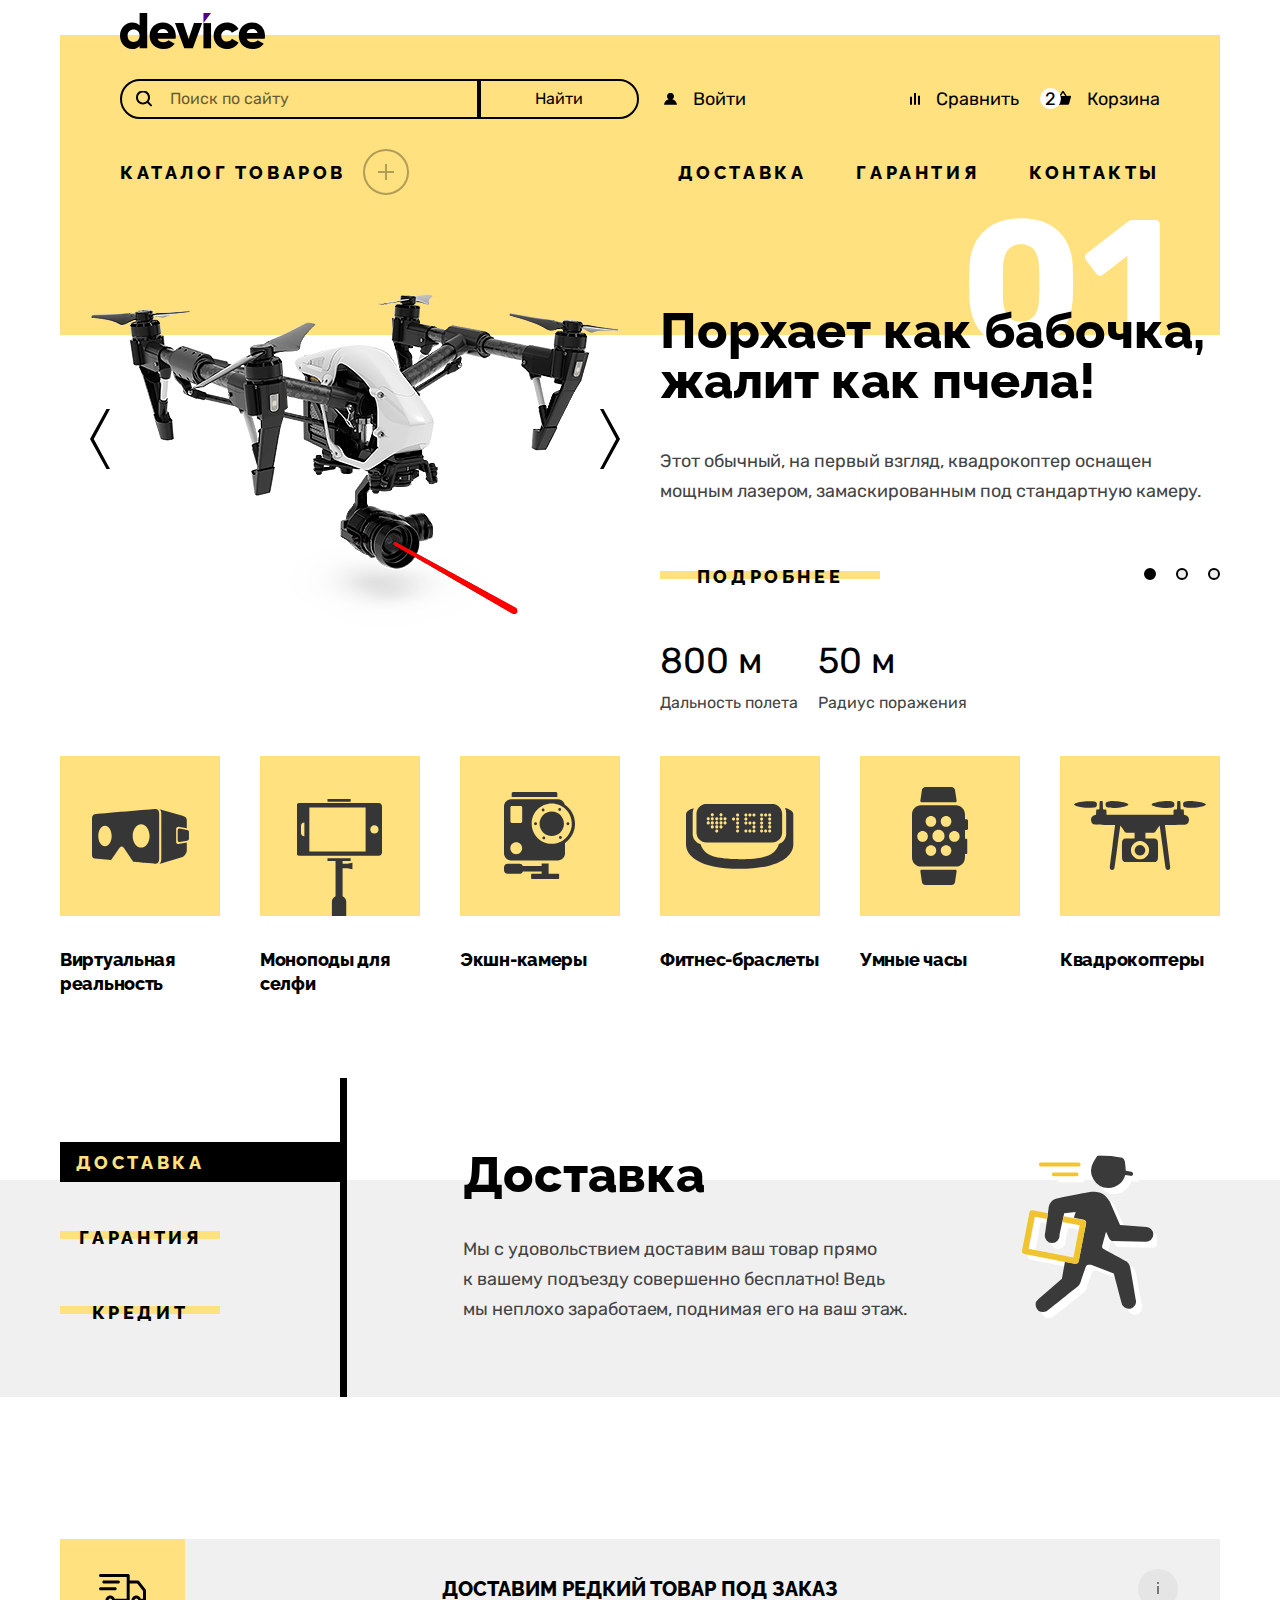
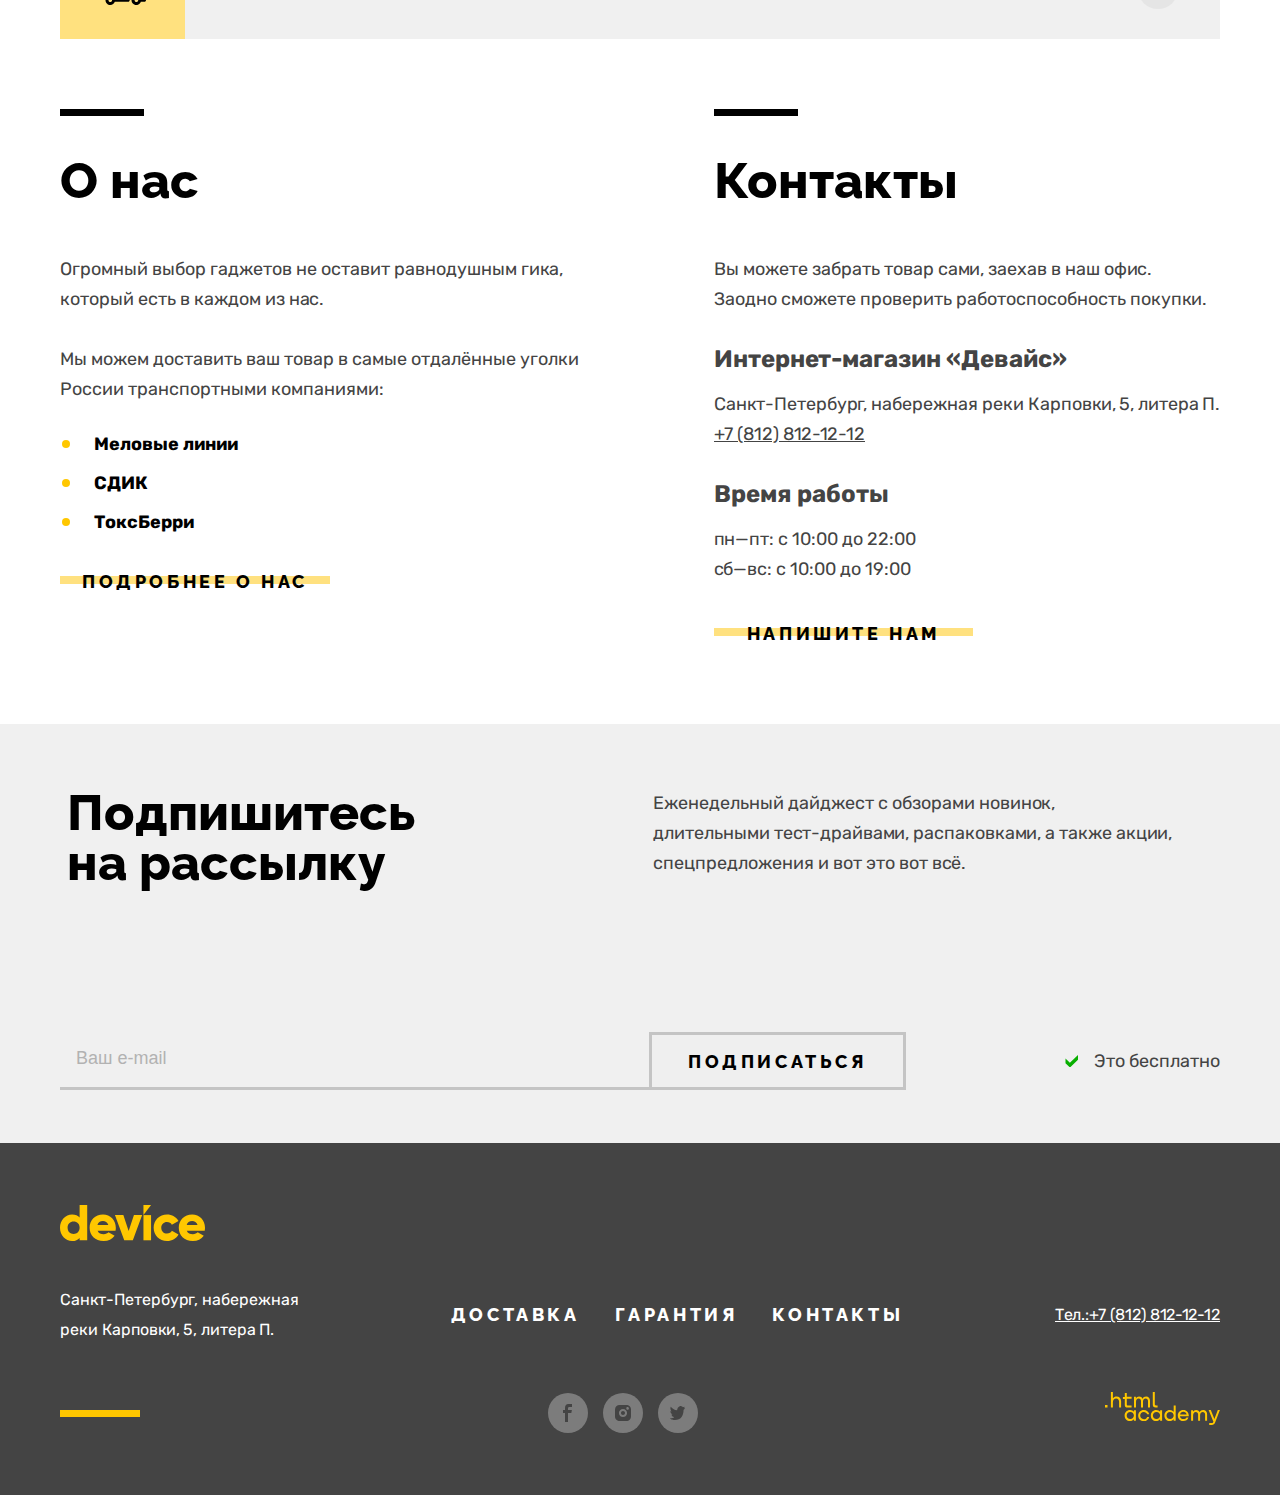
<file: index.html>
<!DOCTYPE html>
<html lang="ru">
  <head>
    <meta charset="UTF-8">
    <title>Device</title>
    <link rel="stylesheet" href="./styles/styles.css">
  </head>
  <body>

    <!-- Хедер -->

    <header class="page-header container">
        <a class="header-logo-link" href="https://echo.htmlacademy.ru/">
            <svg class="page-header-logo" aria-hidden="true" focusable="false" width="146.000000" height="36.000000" viewBox="0 0 146 36" fill="none" xmlns="http://www.w3.org/2000/svg" xmlns:xlink="http://www.w3.org/1999/xlink">
              <desc>
                  Created with Pixso.
              </desc>
              <defs/>
              <path id="Vector" d="M27.21 0L27.21 35.3L19.61 35.3L19.61 32.89C17.91 34.8 15.51 36 12.1 36C5.5 36 0 30.2 0 22.7C0 15.2 5.5 9.39 12.1 9.39C15.51 9.39 18.01 10.6 19.61 12.5L19.61 0L27.21 0ZM19.61 22.7C19.61 18.89 17.11 16.5 13.6 16.5C10.1 16.5 7.6 18.89 7.6 22.7C7.6 26.5 10.1 28.89 13.6 28.89C17.11 28.8 19.61 26.5 19.61 22.7Z" fill="#000000" fill-opacity="1.000000" fill-rule="nonzero"/>
              <path id="Vector" d="M43.72 29.2C45.83 29.2 47.53 28.39 48.53 27.29L54.63 30.79C52.13 34.2 48.43 36 43.62 36C35.02 36 29.62 30.2 29.62 22.7C29.62 15.2 35.02 9.39 43.02 9.39C50.43 9.39 55.83 15.09 55.83 22.7C55.83 23.79 55.73 24.79 55.53 25.7L37.62 25.7C38.62 28.29 40.92 29.2 43.72 29.2ZM48.33 20.09C47.53 17.2 45.23 16.09 42.92 16.09C40.02 16.09 38.12 17.5 37.42 20.09L48.33 20.09Z" fill="#000000" fill-opacity="1.000000" fill-rule="nonzero"/>
              <path id="Vector" d="M82.15 10.1L72.84 35.3L64.24 35.3L54.93 10.1L63.34 10.1L68.64 26.1L73.95 10.1C73.95 10.1 82.15 10.1 82.15 10.1Z" fill="#000000" fill-opacity="1.000000" fill-rule="nonzero"/>
              <path id="Vector" d="M83.45 10.1L91.06 10.1L91.06 35.3L83.45 35.3L83.45 10.1Z" fill="#000000" fill-opacity="1.000000" fill-rule="nonzero"/>
              <path id="Vector" d="M93.66 22.7C93.66 15.2 99.36 9.39 107.07 9.39C111.97 9.39 116.28 12 118.48 15.89L111.87 19.7C110.97 17.89 109.17 16.89 106.97 16.89C103.67 16.89 101.27 19.29 101.27 22.7C101.27 26.2 103.67 28.5 106.97 28.5C109.17 28.5 111.07 27.39 111.87 25.7L118.48 29.5C116.38 33.39 112.07 36 107.07 36C99.36 36 93.66 30.2 93.66 22.7Z" fill="#000000" fill-opacity="1.000000" fill-rule="nonzero"/>
              <path id="Vector" d="M132.89 29.2C134.99 29.2 136.69 28.39 137.69 27.29L143.79 30.79C141.29 34.2 137.59 36 132.79 36C124.18 36 118.78 30.2 118.78 22.7C118.78 15.2 124.28 9.39 132.19 9.39C139.59 9.39 145 15.09 145 22.7C145 23.79 144.89 24.79 144.7 25.7L126.78 25.7C127.78 28.29 130.09 29.2 132.89 29.2ZM137.59 20.09C136.79 17.2 134.49 16.09 132.19 16.09C129.28 16.09 127.38 17.5 126.68 20.09L137.59 20.09Z" fill="#000000" fill-opacity="1.000000" fill-rule="nonzero"/>
              <path id="Vector" d="M83.45 0L83.45 10.1L91.06 0L83.45 0Z" fill="#510094" fill-opacity="1.000000" fill-rule="nonzero"/>
            </svg>            
        </a>
        <nav class="navigation-header">
            <ul class="navigation-user">
                <li class="navigation-user-item">
                    <form class="search" action="https://echo.htmlacademy.ru/" method="get">
                        <label class="visually-hidden" >Поиск</label>
                        <input class="search-input" required type="text"  name="search" placeholder="Поиск по сайту">
                        <button class="search-button" type="submit" >Найти</button>
                      </form>
                </li>
                <li class="navigation-user-item">
                    <a class="navigation-user-link login" href="https://echo.htmlacademy.ru/">
                      <svg class="svg-login" aria-hidden="true" focusable="false" width="13.000000" height="12.000000" viewBox="0 0 13 12" fill="none" xmlns="http://www.w3.org/2000/svg" xmlns:xlink="http://www.w3.org/1999/xlink">
                        <defs/>
                        <path id="Vector" d="M0 11.78L13 11.78C12.8 9.18 10.89 6.98 8.3 6.28C9.3 5.68 10 4.58 10 3.28C10 1.38 8.39 -0.22 6.5 -0.22C4.6 -0.22 3 1.38 3 3.28C3 4.58 3.69 5.68 4.69 6.28C2.1 6.98 0.19 9.18 0 11.78Z" fill="#000000" fill-opacity="1.000000" fill-rule="nonzero"/>
                      </svg>
                      Войти
                    </a>
                </li>
                <li class="navigation-user-item compare-item">
                    <a class="navigation-user-link compare" href="https://echo.htmlacademy.ru/">
                      <svg class="svg-compare" aria-hidden="true" focusable="false" width="10.000000" height="12.000000" viewBox="0 0 10 12" fill="none" xmlns="http://www.w3.org/2000/svg" xmlns:xlink="http://www.w3.org/1999/xlink">
                        <defs/>
                        <path id="Vector" d="M6 -0.22L4 -0.22L4 11.78L6 11.78L6 -0.22ZM8 2.78L10 2.78L10 11.78L8 11.78L8 2.78ZM2 3.78L0 3.78L0 11.78L2 11.78L2 3.78Z" fill="#000000" fill-opacity="1.000000" fill-rule="evenodd"/>
                      </svg>
                      Сравнить</a>
                </li>
                <li class="navigation-user-item">
                    <a class="navigation-user-link cart" href="https://echo.htmlacademy.ru/">
                      <svg class="svg-cart" aria-hidden="true" focusable="false" width="16.000000" height="14.000000" viewBox="0 0 16 14" fill="none" xmlns="http://www.w3.org/2000/svg" xmlns:xlink="http://www.w3.org/1999/xlink">
                        <defs/>
                        <path id="Vector" d="M15.3 4.78L11.8 4.98L8.6 0.08C8.5 -0.12 8.19 -0.22 8 -0.22C7.8 -0.22 7.5 -0.12 7.39 0.08L4.19 4.98L0.69 4.98C0.3 4.98 0 5.28 0 5.68C0 5.78 0 5.78 0 5.88L1.89 12.68C2.1 13.38 2.6 13.78 3.3 13.78L12.7 13.78C13.39 13.78 13.89 13.38 14.1 12.68L16 5.78C16 5.68 16 5.68 16 5.58C16 5.18 15.7 4.78 15.3 4.78ZM8 1.68L10.2 4.88L5.89 4.88L8 1.68Z" fill="#000000" fill-opacity="1.000000" fill-rule="nonzero"/>
                      </svg>                      
                      Корзина
                    </a>
                    <div class="popover popover-cart">
                      <ul class="cart-item-list">
                        <li class="cart-item">
                          <a class="cart-item-link" href="https://echo.htmlacademy.ru/">
                            <img src="./img/product-2.png" width="39px" height="43px" alt="">
                            <p class="cart-item-title">Любительская <br>селфи-палка</p>
                          </a>
                          <button type="button" class="cart-item-button">
                            <span class="visually-hidden">Удалить из корзины</span>
                          </button>
                        </li>
                        <li class="cart-item">
                          <a class="cart-item-link" href="https://echo.htmlacademy.ru/">
                            <img src="./img/product-2-right.png" width="39px" height="43px" alt="">
                            <p class="cart-item-title">Профессиональная <br>селфи-палка</p>
                          </a>
                          <button type="button" class="cart-item-button">
                            <span class="visually-hidden">Удалить из корзины</span>
                          </button>
                        </li>
                      </ul>
                      <ul class="cart-count-list">
                        <li class="count-item">
                          <p class="count-product">Товаров:</p>
                          <p class="count-product-quantity">2</p>
                        </li>
                        <li class="count-item">
                          <p class="count-sum">Сумма:</p>
                          <p class="count-sum-item">2000 ₽</p>
                        </li>
                      </ul>
                      <div class="cart-button-box">
                        <a class="cart-button" href="https://echo.htmlacademy.ru/">
                          открыть корзину
                        </a>
                      </div>
                    </div>
                </li>
            </ul>
            <div class="navigation-site">
             <ul class="navigation-site-list">
                <li class="navigation-site-item">
                  <button class="navigation-site-button" type="button">
                    <p class="navigation-site-button-title">Каталог товаров</p>
                    <span class="navigation-site-button-plus"></span>
                    <div class="backgroundfone">
                      <p class="gallery-number">01</p>
                    </div>
                  </button>
                  <ul class="navigation-site-catalog">
                    <li class="navigation-site-catalog-item">
                      <a class="navigation-site-catalog-link catalog-link-active" href="https://echo.htmlacademy.ru/">Виртуальная реальность</a>
                    </li>
                    <li class="navigation-site-catalog-item">
                      <a class="navigation-site-catalog-link" href="https://echo.htmlacademy.ru/">Моноподы для селфи</a>
                    </li>
                    <li class="navigation-site-catalog-item">
                      <a class="navigation-site-catalog-link" href="https://echo.htmlacademy.ru/">Экшн-камеры</a>
                    </li>
                    <li class="navigation-site-catalog-item">
                      <a class="navigation-site-catalog-link" href="https://echo.htmlacademy.ru/">Фитнес-браслеты</a>
                    </li>
                    <li class="navigation-site-catalog-item">
                      <a class="navigation-site-catalog-link" href="https://echo.htmlacademy.ru/">Умные часы</a>
                    </li>
                    <li></li>
                    <li class="navigation-site-catalog-item">
                      <a class="navigation-site-catalog-link" href="https://echo.htmlacademy.ru/">Квадрокоптеры</a>
                    </li>
                  </ul>
                </li>
                <li class="navigation-site-catalog-item right-item">
                  <ul class="navigation-site-list right-list">
                    <li class="navigation-site-item">
                      <a class="navigation-site-link" href="https://echo.htmlacademy.ru/">Доставка</a>
                    </li>
                    <li class="navigation-site-item">
                      <a class="navigation-site-link" href="https://echo.htmlacademy.ru/">Гарантия</a>
                    </li>
                    <li class="navigation-site-item">
                      <a class="navigation-site-link" href="https://echo.htmlacademy.ru/">Контакты</a>
                    </li>
                  </ul>
                </li>
              </ul>
            </div>
        </nav>
    </header>
    <main class="main-index ">

        <!-- Слайдер/галерея -->
        
        <section class="gallery first-slide container">
          <div class="gallery-slider">
              <img class="slider-image" src="./img/slider-1.png" alt="Квадрокоптер" width="560" height="560" >
              <div class="slider-button-box">
                <button class="slider-button slider-prev" type="button">                 
                  <span class="visually-hidden">Предыдущее фото</span>
                </button>
                <button class="slider-button slider-next" type="button">                 
                  <span class="visually-hidden">Следующее фото</span>
                </button>
              </div>
          </div>
          <h2 class="gallery-title title">Порхает как бабочка,<br>жалит как пчела!</h2>
          <p class="gallery-text">Этот обычный, на первый взгляд, квадрокоптер оснащен<br>мощным лазером, замаскированным под стандартную камеру.</p>
          <div class="gallery-pagination">
              <a class="gallery-link button" href="https://echo.htmlacademy.ru/">Подробнее</a>
              <ol class="gallery-pagination-list">
                <li class="gallery-pagination-item">
                  <button class="gallery-pagination-button gallery-pagination-button-current" type="button">
                    <span class="visually-hidden">1 слайд</span>
                  </button>
                </li>
                <li class="gallery-pagination-item">
                  <button class="gallery-pagination-button" type="button">
                    <span class="visually-hidden">2 слайд</span>
                  </button>
                </li>
                <li class="gallery-pagination-item">
                  <button class="gallery-pagination-button" type="button">
                    <span class="visually-hidden">3 слайд</span>
                  </button>
                </li>
              </ol>
          </div>
          <ul class="gallery-characteristics-list">
              <li class="gallery-characteristics-item">
                <b class="gallery-characteristics-price">800 м</b>
                <span class="gallery-characteristics-name">Дальность полета</span>
              </li>
              <li class="gallery-characteristics-item">
                <b class="gallery-characteristics-price">50 м</b>
                <span class="gallery-characteristics-name">Радиус поражения</span>
              </li>
          </ul>
        </section>

        <!-- Каталог категорий -->

        <section class="category-catalog container">
            <h2 class="visually-hidden">Категории</h2>
            <ul class="category-list">
                <li class="category-item">
                  <a class="category-link" href="https://echo.htmlacademy.ru/">
                    <div class="category-img-box">
                      <svg class="category-svg" aria-hidden="true" focusable="false" width="97.000000" height="55.000000" viewBox="0 0 97 55" fill="none" xmlns="http://www.w3.org/2000/svg" xmlns:xlink="http://www.w3.org/1999/xlink">
                        <defs/>
                        <path id="Vector" d="M62.93 0.02C62.93 0.02 67.17 -0.6 67.17 4.48L67.17 49.73C67.17 49.73 67.35 54.76 63.73 54.76C60.1 54.76 41.21 52.85 41.21 52.85L32.14 39.33C32.14 39.33 31.11 37.47 29.71 37.47C28.32 37.47 27.21 39.3 27.21 39.3L19.07 50.96L2.59 49.56C2.59 49.56 0 49.55 0 45.81C0 42.06 0 9.53 0 9.53C0 9.53 -0.16 5.55 2.83 5.14C5.83 4.73 62.93 0.02 62.93 0.02ZM84.13 32.63L84.13 20C84.13 18.69 85.17 17.63 86.46 17.63L94.79 19.21L94.79 11.02C94.79 8.66 93.08 7.58 90.59 6.75L67.4 0.17C69.01 1.56 69.29 2.21 69.29 4.57L69.29 49.78C69.29 52.13 68.84 53.84 67.32 54.99L90.59 47.92C92.99 47.09 94.79 43.7 94.79 41.35L94.79 33.43L86.46 35C85.17 35 84.13 33.94 84.13 32.63ZM40.69 26.91C40.69 33.37 44.47 38.61 49.14 38.61C53.8 38.61 57.58 33.37 57.58 26.91C57.58 20.45 53.8 15.21 49.14 15.21C44.47 15.21 40.69 20.45 40.69 26.91ZM6.28 26.91C6.28 32.59 9.28 37.19 12.98 37.19C16.68 37.19 19.67 32.59 19.67 26.91C19.67 21.24 16.68 16.64 12.98 16.64C9.28 16.64 6.28 21.24 6.28 26.91ZM95.12 20.97L87.53 19.53C86.52 19.53 85.7 20.36 85.7 21.38L85.7 31.25C85.7 32.27 86.52 33.1 87.53 33.1L95.12 31.67C96.28 31.25 96.95 30.84 96.95 29.82L96.95 22.83C96.95 21.8 96.18 21.32 95.12 20.97Z" fill="#363636" fill-opacity="1.000000" fill-rule="evenodd"/>
                      </svg>
                    </div>
                    <p class="category-title">Виртуальная реальность</p>
                  </a>
                </li>
                <li class="category-item">
                  <a class="category-link" href="https://echo.htmlacademy.ru/">
                    <div class="category-img-box">
                      <svg class="category-svg monopod" aria-hidden="true" focusable="false" width="86.000000" height="117.000000" viewBox="0 0 86 117" fill="none" xmlns="http://www.w3.org/2000/svg" xmlns:xlink="http://www.w3.org/1999/xlink">
                        <defs/>
                        <path id="Vector" d="M53.65 0L30.49 0L30.49 2.75L53.65 2.75L53.65 0ZM81.82 4.01L2.33 4.01C0.56 4.01 -0.86 5.43 -0.86 7.19L-0.86 53.61C-0.86 55.37 0.56 56.8 2.33 56.8L81.82 56.8C83.58 56.8 85.01 55.37 85.01 53.61L85.01 7.19C85.01 5.43 83.58 4.01 81.82 4.01ZM68.62 52.4L12.34 52.4L12.34 8.4L68.62 8.4L68.62 52.4ZM7.39 37.23L7.16 37.23C5.4 37.23 3.97 35.8 3.97 34.04L3.97 26.76C3.97 25 5.4 23.57 7.16 23.57L7.39 23.57L7.39 37.23ZM77.4 34.55C75.11 34.55 73.25 32.69 73.25 30.4C73.25 28.11 75.11 26.25 77.4 26.25C79.69 26.25 81.54 28.11 81.54 30.4C81.54 32.69 79.69 34.55 77.4 34.55ZM45.6 61.88L45.6 64.86L50.4 64.86L55.45 63.64L55.45 70.35L50.4 69.14L45.6 69.14L45.6 97.13C47.74 98.07 49.24 100.2 49.24 102.69L49.24 117L34.9 117L34.9 102.69C34.9 100.2 36.4 98.07 38.54 97.13L38.54 61.88L30.49 61.88L30.49 59.13L53.65 59.13L53.65 61.88L45.6 61.88Z" fill="#363636" fill-opacity="1.000000" fill-rule="evenodd"/>
                      </svg>                      
                    </div>
                    <p class="category-title">Моноподы для селфи</p>
                  </a>
                </li>
                <li class="category-item">
                  <a class="category-link" href="https://echo.htmlacademy.ru/">
                    <div class="category-img-box">
                      <svg class="category-svg" aria-hidden="true" focusable="false" width="72.000000" height="88.000000" viewBox="0 0 72 88" fill="none" xmlns="http://www.w3.org/2000/svg" xmlns:xlink="http://www.w3.org/1999/xlink">
                        <defs/>
                        <path id="Vector" d="M53.34 1.48C53.34 0.75 52.77 0 52.03 0L9.05 0C8.32 0 7.67 0.75 7.67 1.48L7.67 5.01L53.34 5.01L53.34 1.48ZM60.66 12.39C59.8 9.45 57.09 7.34 53.89 7.34L7.14 7.34C3.25 7.34 0 10.44 0 14.36L0 61.26C0 65.17 3.25 68.38 7.14 68.38L53.89 68.38C57.79 68.38 61.02 65.17 61.02 61.26L61.02 50.91C67.08 46.71 71.02 39.7 71.02 31.75C71.02 23.67 66.89 16.57 60.66 12.39ZM47.76 51.85C36.68 51.85 27.7 42.84 27.7 31.73C27.7 20.62 36.68 11.61 47.76 11.61C58.83 11.61 67.82 20.62 67.82 31.73C67.82 42.84 58.83 51.85 47.76 51.85ZM18.19 29.54C18.19 30.33 17.56 30.96 16.78 30.96L7.84 30.96C7.05 30.96 6.42 30.33 6.42 29.54L6.42 15.38C6.42 14.6 7.05 13.96 7.84 13.96L16.78 13.96C17.56 13.96 18.19 14.6 18.19 15.38L18.19 29.54ZM55.69 19C56.48 19 57.13 18.35 57.13 17.56C57.13 16.77 56.48 16.12 55.69 16.12C54.9 16.12 54.26 16.77 54.26 17.56C54.26 18.35 54.9 19 55.69 19ZM39.1 19.42C39.9 19.42 40.54 18.78 40.54 17.99C40.54 17.2 39.9 16.55 39.1 16.55C38.31 16.55 37.67 17.2 37.67 17.99C37.67 18.78 38.31 19.42 39.1 19.42ZM47.76 43.96C54.49 43.96 59.95 38.48 59.95 31.73C59.95 24.98 54.49 19.5 47.76 19.5C41.03 19.5 35.57 24.98 35.57 31.73C35.57 38.48 41.03 43.96 47.76 43.96ZM31.56 33.17C32.35 33.17 32.99 32.52 32.99 31.73C32.99 30.94 32.35 30.3 31.56 30.3C30.76 30.3 30.12 30.94 30.12 31.73C30.12 32.52 30.76 33.17 31.56 33.17ZM63.96 33.17C64.75 33.17 65.39 32.52 65.39 31.73C65.39 30.94 64.75 30.3 63.96 30.3C63.17 30.3 62.52 30.94 62.52 31.73C62.52 32.52 63.17 33.17 63.96 33.17ZM56.41 46.91C57.2 46.91 57.84 46.26 57.84 45.47C57.84 44.68 57.2 44.04 56.41 44.04C55.62 44.04 54.98 44.68 54.98 45.47C54.98 46.26 55.62 46.91 56.41 46.91ZM39.82 47.34C40.62 47.34 41.26 46.69 41.26 45.9C41.26 45.11 40.62 44.47 39.82 44.47C39.03 44.47 38.39 45.11 38.39 45.9C38.39 46.69 39.03 47.34 39.82 47.34ZM12.23 62.15C8.97 62.15 6.33 59.5 6.33 56.23C6.33 52.96 8.97 50.3 12.23 50.3C15.49 50.3 18.14 52.96 18.14 56.23C18.14 59.5 15.49 62.15 12.23 62.15ZM54.2 81.8L44.6 81.8L44.6 71.42L37.64 71.42L37.64 73.93L18.77 73.93C18.23 72.67 17.01 71.78 15.59 71.78L3.55 71.78C1.64 71.78 0 73.38 0 75.31L0 78.32C0 80.25 1.64 81.8 3.55 81.8L15.59 81.8C17.1 81.8 18.38 80.91 18.86 79.48L37.64 79.48L37.64 81.8L28.13 81.8C27.59 81.8 27.12 82.24 27.12 82.78L27.12 85.95C27.12 86.48 27.59 87 28.13 87L54.2 87C54.73 87 55.13 86.48 55.13 85.95L55.13 82.78C55.13 82.24 54.73 81.8 54.2 81.8Z" fill="#363636" fill-opacity="1.000000" fill-rule="evenodd"/>
                      </svg>                      
                    </div>
                    <p class="category-title">Экшн-камеры</p>
                  </a>
                </li>
                <li class="category-item">
                  <a class="category-link" href="https://echo.htmlacademy.ru/">
                    <div class="category-img-box">
                      <svg class="category-svg" aria-hidden="true" focusable="false" width="108.000000" height="65.000000" viewBox="0 0 108 65" fill="none" xmlns="http://www.w3.org/2000/svg" xmlns:xlink="http://www.w3.org/1999/xlink">
                        <defs/>
                        <path id="Vector" d="M86.08 38.45L20.56 38.45C14.99 38.45 10.48 33.94 10.48 28.38L10.48 9.93C10.48 4.37 14.99 -0.14 20.56 -0.14L86.08 -0.14C91.64 -0.14 96.15 4.37 96.15 9.93L96.15 28.38C96.15 33.94 91.64 38.45 86.08 38.45ZM100.17 8.89C100.17 7.15 99.71 5.51 98.96 4.07C102.73 4.94 107.31 6.75 107.31 10.43L107.31 40.41C107.31 50.66 95.47 64.85 53.65 64.85C11.83 64.85 0 50.66 0 40.41L0 10.43C0 6.91 4.16 5.1 7.83 4.2C7.12 5.61 6.69 7.2 6.69 8.89L6.69 29.99C6.69 34.79 10.03 38.83 14.45 40.04C15.78 43.97 18.27 47.78 22.49 50.32C31.04 55.48 52.97 55.17 53.66 55.16C53.67 55.16 53.67 55.16 53.68 55.16L53.69 55.16C54.37 55.17 76.32 55.48 84.87 50.32C89.15 47.74 91.6 43.88 92.93 39.89C97.08 38.52 100.17 34.61 100.17 29.99L100.17 8.89ZM27.87 10.82C27.87 9.95 27.16 9.25 26.3 9.25C25.43 9.25 24.73 9.95 24.73 10.82C24.73 11.69 25.43 12.39 26.3 12.39C27.16 12.39 27.87 11.69 27.87 10.82ZM36.58 10.82C36.58 9.95 35.88 9.25 35.01 9.25C34.15 9.25 33.44 9.95 33.44 10.82C33.44 11.69 34.15 12.39 35.01 12.39C35.88 12.39 36.58 11.69 36.58 10.82ZM53.16 11.03C53.16 10.17 52.46 9.46 51.59 9.46C50.73 9.46 50.02 10.17 50.03 11.03C50.03 11.9 50.73 12.6 51.59 12.6C52.46 12.6 53.16 11.9 53.16 11.03ZM61.45 11.03C61.45 10.17 60.75 9.46 59.88 9.46C59.02 9.46 58.31 10.17 58.32 11.03C58.32 11.9 59.02 12.6 59.88 12.6C60.75 12.6 61.45 11.9 61.45 11.03ZM65.49 11.03C65.49 10.17 64.79 9.46 63.92 9.46C63.06 9.46 62.35 10.17 62.35 11.03C62.35 11.9 63.06 12.6 63.92 12.6C64.79 12.6 65.49 11.9 65.49 11.03ZM69.53 11.03C69.53 10.17 68.83 9.46 67.96 9.46C67.1 9.46 66.39 10.17 66.39 11.03C66.39 11.9 67.09 12.6 67.96 12.6C68.83 12.6 69.53 11.9 69.53 11.03ZM77.18 11.03C77.18 10.17 76.48 9.46 75.61 9.46C74.75 9.46 74.05 10.17 74.05 11.03C74.05 11.9 74.75 12.6 75.61 12.6C76.48 12.6 77.18 11.9 77.18 11.03ZM81.22 11.03C81.22 10.17 80.52 9.46 79.65 9.46C78.79 9.46 78.08 10.17 78.08 11.03C78.08 11.9 78.79 12.6 79.65 12.6C80.52 12.6 81.22 11.9 81.22 11.03ZM85.26 11.03C85.26 10.17 84.56 9.46 83.69 9.46C82.82 9.46 82.12 10.17 82.12 11.03C82.12 11.9 82.82 12.6 83.69 12.6C84.56 12.6 85.26 11.9 85.26 11.03ZM23.83 14.86C23.83 13.99 23.12 13.29 22.26 13.29C21.39 13.29 20.69 13.99 20.69 14.86C20.69 15.72 21.39 16.43 22.26 16.43C23.12 16.43 23.83 15.73 23.83 14.86ZM27.87 14.86C27.87 13.99 27.16 13.29 26.3 13.29C25.43 13.29 24.73 13.99 24.73 14.86C24.73 15.72 25.43 16.43 26.3 16.43C27.16 16.43 27.87 15.73 27.87 14.86ZM32.33 14.86C32.33 13.99 31.63 13.29 30.76 13.29C29.89 13.29 29.19 13.99 29.19 14.86C29.19 15.72 29.89 16.43 30.76 16.43C31.63 16.43 32.33 15.73 32.33 14.86ZM36.58 14.86C36.58 13.99 35.88 13.29 35.01 13.29C34.15 13.29 33.44 13.99 33.44 14.86C33.44 15.72 34.15 16.43 35.01 16.43C35.88 16.43 36.58 15.73 36.58 14.86ZM40.62 14.86C40.62 13.99 39.92 13.29 39.05 13.29C38.18 13.29 37.48 13.99 37.48 14.86C37.48 15.72 38.18 16.43 39.05 16.43C39.92 16.43 40.62 15.73 40.62 14.86ZM49.12 15.07C49.12 14.21 48.42 13.5 47.55 13.5C46.69 13.5 45.99 14.21 45.99 15.07C45.99 15.94 46.69 16.64 47.55 16.64C48.42 16.64 49.12 15.94 49.12 15.07ZM53.16 15.07C53.16 14.21 52.46 13.5 51.59 13.5C50.73 13.5 50.02 14.21 50.03 15.07C50.03 15.94 50.73 16.64 51.59 16.64C52.46 16.64 53.16 15.94 53.16 15.07ZM61.45 15.07C61.45 14.21 60.75 13.5 59.88 13.5C59.02 13.5 58.31 14.21 58.32 15.07C58.32 15.94 59.02 16.64 59.88 16.64C60.75 16.64 61.45 15.94 61.45 15.07ZM77.18 15.07C77.18 14.21 76.48 13.5 75.61 13.5C74.75 13.5 74.05 14.21 74.05 15.07C74.05 15.94 74.75 16.64 75.61 16.64C76.48 16.64 77.18 15.94 77.18 15.07ZM85.26 15.07C85.26 14.21 84.56 13.5 83.69 13.5C82.82 13.5 82.12 14.21 82.12 15.07C82.12 15.94 82.82 16.64 83.69 16.64C84.56 16.64 85.26 15.94 85.26 15.07ZM23.83 18.9C23.83 18.03 23.12 17.33 22.26 17.33C21.39 17.33 20.69 18.03 20.69 18.9C20.69 19.76 21.39 20.47 22.26 20.47C23.12 20.47 23.83 19.76 23.83 18.9ZM27.87 18.9C27.87 18.03 27.16 17.33 26.3 17.33C25.43 17.33 24.73 18.03 24.73 18.9C24.73 19.76 25.43 20.47 26.3 20.47C27.16 20.47 27.87 19.76 27.87 18.9ZM32.33 18.9C32.33 18.03 31.63 17.33 30.76 17.33C29.89 17.33 29.19 18.03 29.19 18.9C29.19 19.76 29.89 20.47 30.76 20.47C31.63 20.47 32.33 19.76 32.33 18.9ZM36.58 18.9C36.58 18.03 35.88 17.33 35.01 17.33C34.15 17.33 33.44 18.03 33.44 18.9C33.44 19.76 34.15 20.47 35.01 20.47C35.88 20.47 36.58 19.76 36.58 18.9ZM40.62 18.9C40.62 18.03 39.92 17.33 39.05 17.33C38.18 17.33 37.48 18.03 37.48 18.9C37.48 19.76 38.18 20.47 39.05 20.47C39.92 20.47 40.62 19.76 40.62 18.9ZM53.16 19.11C53.16 18.24 52.46 17.54 51.59 17.54C50.73 17.54 50.02 18.24 50.03 19.11C50.03 19.98 50.73 20.68 51.59 20.68C52.46 20.68 53.16 19.98 53.16 19.11ZM61.45 19.11C61.45 18.24 60.75 17.54 59.88 17.54C59.02 17.54 58.31 18.24 58.32 19.11C58.32 19.98 59.02 20.68 59.88 20.68C60.75 20.68 61.45 19.98 61.45 19.11ZM65.49 19.11C65.49 18.24 64.79 17.54 63.92 17.54C63.06 17.54 62.35 18.24 62.35 19.11C62.35 19.98 63.06 20.68 63.92 20.68C64.79 20.68 65.49 19.98 65.49 19.11ZM69.53 19.11C69.53 18.24 68.83 17.54 67.96 17.54C67.1 17.54 66.39 18.24 66.39 19.11C66.39 19.98 67.09 20.68 67.96 20.68C68.83 20.68 69.53 19.98 69.53 19.11ZM77.18 19.11C77.18 18.24 76.48 17.54 75.61 17.54C74.75 17.54 74.05 18.24 74.05 19.11C74.05 19.98 74.75 20.68 75.61 20.68C76.48 20.68 77.18 19.98 77.18 19.11ZM85.26 19.11C85.26 18.24 84.56 17.54 83.69 17.54C82.82 17.54 82.12 18.24 82.12 19.11C82.12 19.98 82.82 20.68 83.69 20.68C84.56 20.68 85.26 19.98 85.26 19.11ZM27.87 22.94C27.87 22.07 27.16 21.37 26.3 21.37C25.43 21.37 24.73 22.07 24.73 22.94C24.73 23.8 25.43 24.51 26.3 24.51C27.16 24.51 27.87 23.8 27.87 22.94ZM32.33 22.94C32.33 22.07 31.63 21.37 30.76 21.37C29.89 21.37 29.19 22.07 29.19 22.94C29.19 23.8 29.89 24.51 30.76 24.51C31.63 24.51 32.33 23.8 32.33 22.94ZM36.58 22.94C36.58 22.07 35.88 21.37 35.01 21.37C34.15 21.37 33.44 22.07 33.44 22.94C33.44 23.8 34.15 24.51 35.01 24.51C35.88 24.51 36.58 23.8 36.58 22.94ZM77.18 22.94C77.18 22.07 76.48 21.37 75.61 21.37C74.75 21.37 74.05 22.07 74.05 22.94C74.05 23.8 74.75 24.51 75.61 24.51C76.48 24.51 77.18 23.8 77.18 22.94ZM85.26 22.94C85.26 22.07 84.56 21.37 83.69 21.37C82.82 21.37 82.12 22.07 82.12 22.94C82.12 23.8 82.82 24.51 83.69 24.51C84.56 24.51 85.26 23.8 85.26 22.94ZM53.16 22.99C53.16 22.12 52.46 21.42 51.59 21.42C50.73 21.42 50.02 22.12 50.03 22.99C50.03 23.86 50.73 24.56 51.59 24.56C52.46 24.56 53.16 23.86 53.16 22.99ZM69.53 22.99C69.53 22.12 68.83 21.42 67.96 21.42C67.1 21.42 66.39 22.12 66.39 22.99C66.39 23.86 67.09 24.56 67.96 24.56C68.83 24.56 69.53 23.86 69.53 22.99ZM32.33 26.98C32.33 26.11 31.63 25.41 30.76 25.41C29.89 25.41 29.19 26.11 29.19 26.98C29.19 27.84 29.89 28.54 30.76 28.54C31.63 28.54 32.33 27.84 32.33 26.98ZM53.16 26.98C53.16 26.11 52.46 25.41 51.59 25.41C50.73 25.41 50.02 26.11 50.03 26.98C50.03 27.84 50.73 28.54 51.59 28.54C52.46 28.54 53.16 27.84 53.16 26.98ZM61.45 26.98C61.45 26.11 60.75 25.41 59.88 25.41C59.02 25.41 58.31 26.11 58.32 26.98C58.32 27.84 59.02 28.54 59.88 28.54C60.75 28.54 61.45 27.84 61.45 26.98ZM65.49 26.98C65.49 26.11 64.79 25.41 63.92 25.41C63.06 25.41 62.35 26.11 62.35 26.98C62.35 27.84 63.06 28.54 63.92 28.54C64.79 28.54 65.49 27.84 65.49 26.98ZM69.53 26.98C69.53 26.11 68.83 25.41 67.96 25.41C67.1 25.41 66.39 26.11 66.39 26.98C66.39 27.84 67.09 28.54 67.96 28.54C68.83 28.54 69.53 27.84 69.53 26.98ZM77.18 26.98C77.18 26.11 76.48 25.41 75.61 25.41C74.75 25.41 74.05 26.11 74.05 26.98C74.05 27.84 74.75 28.54 75.61 28.54C76.48 28.54 77.18 27.84 77.18 26.98ZM81.22 26.98C81.22 26.11 80.52 25.41 79.65 25.41C78.79 25.41 78.08 26.11 78.08 26.98C78.08 27.84 78.79 28.54 79.65 28.54C80.52 28.54 81.22 27.84 81.22 26.98ZM85.26 26.98C85.26 26.11 84.56 25.41 83.69 25.41C82.82 25.41 82.12 26.11 82.12 26.98C82.12 27.84 82.82 28.54 83.69 28.54C84.56 28.54 85.26 27.84 85.26 26.98Z" fill="#363636" fill-opacity="1.000000" fill-rule="evenodd"/>
                      </svg>                      
                    </div>
                    <p class="category-title">Фитнес-браслеты</p>
                  </a>
                </li>
                <li class="category-item">
                  <a class="category-link" href="https://echo.htmlacademy.ru/">
                    <div class="category-img-box">
                      <svg class="category-svg" aria-hidden="true" focusable="false" width="57.000000" height="98.000000" viewBox="0 0 57 98" fill="none" xmlns="http://www.w3.org/2000/svg" xmlns:xlink="http://www.w3.org/1999/xlink">
                        <defs/>
                        <path id="Vector" d="M9.64 15.31L43.33 15.31C44.17 15.31 44.76 14.62 44.63 13.79L43.02 3.02C43.02 3.02 43.02 3.02 43.02 3.02C42.77 1.36 41.18 0 39.5 0L13.47 0C11.78 0 10.2 1.36 9.95 3.02L8.34 13.79C8.21 14.62 8.8 15.31 9.64 15.31ZM54.49 32.19L52.97 32.19L52.97 27.55C52.97 22.5 48.89 18.37 43.89 18.37L9.08 18.37C4.08 18.37 0 22.5 0 27.55L0 70.42C0 75.47 4.08 79.61 9.08 79.61L43.89 79.61C48.89 79.61 52.98 75.47 52.98 70.42L52.98 67.01L54.49 67.01C54.91 67.01 55.25 66.66 55.25 66.24L55.25 52.46C55.25 52.04 54.91 51.7 54.49 51.7L52.98 51.7L52.98 42.91L54.49 42.91C55.32 42.91 56 42.22 56 41.38L56 33.72C56 32.88 55.32 32.19 54.49 32.19ZM18.94 29.08C21.87 29.08 24.24 31.48 24.24 34.44C24.24 37.4 21.87 39.8 18.94 39.8C16.01 39.8 13.64 37.4 13.64 34.44C13.64 31.48 16.01 29.08 18.94 29.08ZM34.08 29.08C37 29.08 39.38 31.48 39.38 34.44C39.38 37.4 37 39.8 34.08 39.8C31.15 39.8 28.78 37.4 28.78 34.44C28.78 31.48 31.15 29.08 34.08 29.08ZM20.43 48.99C20.43 45.6 23.14 42.86 26.49 42.86C29.83 42.86 32.54 45.6 32.54 48.99C32.54 52.37 29.83 55.11 26.49 55.11C23.14 55.11 20.43 52.37 20.43 48.99ZM5.29 49.39C5.29 46.43 7.66 44.03 10.59 44.03C13.52 44.03 15.89 46.43 15.89 49.39C15.89 52.35 13.52 54.75 10.59 54.75C7.66 54.75 5.29 52.35 5.29 49.39ZM42.38 54.75C39.45 54.75 37.08 52.35 37.08 49.39C37.08 46.43 39.45 44.04 42.38 44.04C45.31 44.04 47.68 46.43 47.68 49.39C47.68 52.35 45.31 54.75 42.38 54.75ZM18.94 68.89C16.01 68.89 13.64 66.49 13.64 63.53C13.64 60.57 16.01 58.17 18.94 58.17C21.87 58.17 24.24 60.57 24.24 63.53C24.24 66.49 21.87 68.89 18.94 68.89ZM34.08 68.89C31.15 68.89 28.78 66.49 28.78 63.53C28.78 60.57 31.15 58.17 34.08 58.17C37 58.17 39.38 60.57 39.38 63.53C39.38 66.49 37 68.89 34.08 68.89ZM9.64 82.67L43.33 82.67C44.17 82.67 44.76 83.35 44.63 84.18L43.02 94.95L43.02 94.95C42.77 96.62 41.18 97.98 39.5 97.98L13.47 97.98C11.78 97.98 10.2 96.62 9.95 94.95L8.34 84.18C8.21 83.35 8.8 82.67 9.64 82.67Z" fill="#363636" fill-opacity="1.000000" fill-rule="evenodd"/>
                      </svg>                      
                    </div>
                    <p class="category-title">Умные часы</p>
                  </a>
                </li>
                <li class="category-item">
                  <a class="category-link" href="https://echo.htmlacademy.ru/">
                    <div class="category-img-box">
                      <svg class="category-svg" aria-hidden="true" focusable="false" width="133.000000" height="70.000000" viewBox="0 0 133 70" fill="none" xmlns="http://www.w3.org/2000/svg" xmlns:xlink="http://www.w3.org/1999/xlink">
                        <defs/>
                        <path id="Vector" d="M25.51 4.6C25.51 2.59 25.64 0.77 25.77 0.48C25.98 0.12 26.31 0 27.14 0C27.76 0 28.37 0.12 28.56 0.3C28.76 0.51 28.87 1.77 28.87 4.24C28.87 6.7 28.97 7.96 29.18 8.17C29.36 8.35 30.08 8.48 30.83 8.48C32.45 8.48 32.48 8.53 32.48 11.59L32.48 13.87L99.54 13.87L99.54 11.59C99.54 8.53 99.56 8.48 101.19 8.48C101.94 8.48 102.66 8.35 102.84 8.17C103.05 7.96 103.15 6.7 103.15 4.24C103.15 1.77 103.25 0.51 103.46 0.3C103.64 0.12 104.26 0 104.88 0C105.7 0 106.04 0.12 106.25 0.48C106.38 0.77 106.5 2.59 106.5 4.6C106.5 4.85 106.5 5.08 106.5 5.3C106.5 7.13 106.5 7.88 106.87 8.21C107.17 8.48 107.71 8.46 108.7 8.53L109.73 8.61L109.99 13.69L111.17 13.98C113.75 14.64 115.17 16.57 114.96 19.27C114.83 21.2 113.93 22.61 112.38 23.36C111.28 23.87 110.92 23.9 101.14 23.9C95.59 23.9 91 23.97 90.95 24.08C90.9 24.21 92.06 33.48 93.53 44.72C94.97 55.95 96.21 65.71 96.24 66.38C96.29 68 95.41 69 93.89 69C92.65 69 91.88 68.36 91.57 67.1C91.44 66.59 90.07 56.77 88.55 45.28C87.03 33.82 85.69 24.41 85.61 24.41C85.51 24.41 84.53 25.82 83.42 27.55C81.92 29.9 81.33 30.97 80.42 31.46C79.65 31.88 78.66 31.87 76.71 31.87C76.42 31.87 76.11 31.86 75.78 31.86L71.43 31.86L71.43 37.49L76.56 37.57C81.28 37.65 81.77 37.7 82.44 38.19C84.01 39.34 84.06 39.6 84.06 49.16C84.06 58.7 84.04 58.95 82.54 60.21L81.69 60.91L50.33 60.91L49.47 60.21C47.98 58.95 47.95 58.7 47.95 49.16C47.95 39.6 48 39.34 49.58 38.19C50.25 37.7 50.74 37.65 55.46 37.57L60.59 37.49L60.59 31.86L56.23 31.86C55.9 31.86 55.6 31.87 55.31 31.87C53.36 31.87 52.37 31.88 51.6 31.46C50.69 30.97 50.09 29.9 48.6 27.55C47.49 25.82 46.51 24.41 46.4 24.41C46.33 24.41 44.99 33.82 43.46 45.28C41.94 56.77 40.58 66.59 40.45 67.1C40.14 68.36 39.36 69 38.13 69C36.6 69 35.73 68 35.78 66.38C35.8 65.71 37.04 55.95 38.49 44.72C39.96 33.48 41.12 24.21 41.07 24.08C41.01 23.97 36.42 23.9 30.88 23.9C21.1 23.9 20.74 23.87 19.63 23.36C18.08 22.61 17.18 21.2 17.05 19.27C16.84 16.57 18.26 14.64 20.84 13.98L22.03 13.69L22.29 8.61L23.32 8.53C24.3 8.46 24.85 8.48 25.15 8.21C25.52 7.88 25.52 7.14 25.51 5.3C25.51 5.08 25.51 4.85 25.51 4.6ZM109.34 1.77C109.75 1.05 110.99 0.51 112.77 0.28C115.04 -0.03 116.05 -0.03 119.53 0.25C125.49 0.74 130.1 1.79 131.45 2.93C132.17 3.54 132.17 3.54 131.68 4.08C131.03 4.8 127.96 5.73 124.43 6.32C122.37 6.68 120.23 6.81 116.56 6.81C111.15 6.81 110.42 6.65 109.5 5.34C109.03 4.67 108.95 2.54 109.34 1.77ZM31.57 3.59C31.57 1.28 32.17 0.82 36.09 0.15C36.99 0 42.51 0.23 44.99 0.53C49.14 1.05 52.78 2.03 54.04 2.93C55.66 4.13 51.2 5.85 44.34 6.68C41.01 7.06 35.39 7.01 33.84 6.55C32.04 6.01 31.57 5.42 31.57 3.59ZM89.48 0.25C83.16 0.84 77.62 2.33 77.62 3.44C77.62 5.16 85.46 6.91 93.25 6.93C99.05 6.93 100.44 6.29 100.44 3.59C100.44 1.77 99.82 0.97 98.07 0.51C96.42 0.1 92.39 0 89.48 0.25ZM12.05 0.25C6.5 0.74 1.83 1.85 0.57 2.93C-0.15 3.54 -0.15 3.54 0.34 4.08C0.98 4.8 4.05 5.73 7.59 6.32C11.58 6.99 20.1 7.01 21.31 6.37C22.52 5.7 22.93 4.96 22.93 3.39C22.93 1.77 22.31 0.97 20.71 0.54C19.27 0.15 14.94 0 12.05 0.25ZM74.78 46.77C74 44 71.5 41.5 68.61 40.6C66.6 39.96 65.31 39.96 63.3 40.6C60.49 41.5 57.99 44.05 57.24 46.77C56.8 48.31 56.93 50.99 57.52 52.55C58.22 54.43 60.2 56.56 62.09 57.49C63.38 58.13 63.84 58.21 66.01 58.21C68.17 58.21 68.64 58.13 69.93 57.49C71.81 56.56 73.8 54.43 74.49 52.55C75.09 50.99 75.22 48.31 74.78 46.77ZM63.79 44.43C61.75 45.36 60.28 48.08 60.72 50.16C61.49 53.84 65.54 55.72 68.72 53.87C70.7 52.71 71.71 50.32 71.17 48.08C70.6 45.69 68.43 43.94 66.01 43.94C65.36 43.94 64.38 44.18 63.79 44.43Z" fill="#363636" fill-opacity="1.000000" fill-rule="evenodd"/>
                      </svg>                      
                    </div>
                    <p class="category-title">Квадрокоптеры</p>
                  </a>
                </li>
              </ul>
        </section>

        <!-- Блок сервиса -->

        <section class="services">
            <div class="services-box container">
              <ul class="services-list">
                <li class="services-item services-button-current">
                  <button class="services-button button" type="button">Доставка</button>
                </li>
                <li class="services-item">
                  <button class="services-button button" type="button">Гарантия</button>
                </li>
                <li class="services-item">
                  <button class="services-button button" type="button">Кредит</button>
                </li>
              </ul>
              <div class="services-right-column">
                <div class="services-title">
                  <h2 class="services-title title">Доставка</h2>
                  <p class="services-text">Мы с удовольствием доставим ваш товар прямо<br>к вашему подъезду совершенно бесплатно! Ведь мы неплохо заработаем, поднимая его на ваш этаж.</p>
                </div>
                <img class="services-img" src="./img/post.svg" width="136" height="164" alt="почтальон">
              </div>
            </div>
        </section>

        <!-- Доставка --> 

        <section class="delivery container">
            <a class="delivery-link" href="#">
              <div class="delivery-img-box">
                <svg class="delivery-svg" aria-hidden="true" focusable="false" width="47.000000" height="31.000000" viewBox="0 0 47 31" fill="none" xmlns="http://www.w3.org/2000/svg" xmlns:xlink="http://www.w3.org/1999/xlink">
                  <defs>
                    <clipPath id="clip23_140">
                      <rect id="Frame" width="47.000000" height="31.000000" fill="white" fill-opacity="0"/>
                    </clipPath>
                  </defs>
                  <rect id="Frame" width="47.000000" height="31.000000" fill="#FFFFFF" fill-opacity="0"/>
                  <g clip-path="url(#clip23_140)">
                    <path id="Vector" d="M46.7 15.4L40.2 7.19C39.9 6.8 39.5 6.59 39 6.59L30.7 6.59L30.7 1.5C30.7 0.69 30 0 29.2 0L1.5 0C0.69 0 0 0.69 0 1.5C0 2.3 0.69 3 1.5 3L27.7 3L27.7 24.7L15.8 24.7C15.2 22.8 13.4 21.4 11.3 21.4C8.7 21.4 6.5 23.6 6.5 26.2C6.5 28.8 8.7 31 11.3 31C13.4 31 15.2 29.6 15.8 27.7L29.2 27.7C30 27.7 30.7 27 30.7 26.2L30.7 9.59L38.3 9.59L44 16.9L44 24.8L41.8 24.8C41.2 22.9 39.4 21.5 37.3 21.5C34.7 21.5 32.5 23.7 32.5 26.3C32.5 28.9 34.59 31.1 37.3 31.1C39.4 31.1 41.2 29.7 41.8 27.8L45.5 27.8C46.3 27.8 47 27.1 47 26.3L47 16.4C47 16 46.9 15.7 46.7 15.4ZM19.4 9.59C20.2 9.59 20.9 8.9 20.9 8.09C20.9 7.3 20.2 6.59 19.4 6.59L4.8 6.59C4 6.59 3.3 7.3 3.3 8.09C3.3 8.9 4 9.59 4.8 9.59L19.4 9.59ZM16.2 13.2C17 13.2 17.7 13.9 17.7 14.7C17.7 15.5 17 16.2 16.2 16.2L1.5 16.2C0.69 16.2 0 15.5 0 14.7C0 13.9 0.69 13.2 1.5 13.2L16.2 13.2ZM11.3 28C10.3 28 9.5 27.2 9.5 26.2C9.5 25.2 10.3 24.4 11.3 24.4C12.3 24.4 13.1 25.2 13.1 26.2C13.1 27.2 12.2 28 11.3 28ZM37.4 28C36.4 28 35.59 27.2 35.59 26.2C35.59 25.2 36.4 24.4 37.4 24.4C38.4 24.4 39.2 25.2 39.2 26.2C39.2 27.2 38.3 28 37.4 28Z" fill="#000000" fill-opacity="1.000000" fill-rule="evenodd"/>
                  </g>
                </svg>
              </div>
              <h2 class="delivery-title">Доставим редкий товар под заказ</h2>
              <div class="delivery-button-place">
                <button class="info" type="button">
                  <svg class="svg-info" aria-hidden="true" focusable="false" width="2.000000" height="12.000000" viewBox="0 0 2 12" fill="none" xmlns="http://www.w3.org/2000/svg" xmlns:xlink="http://www.w3.org/1999/xlink">
                    <defs>
                      <clipPath id="clip11468_3002">
                        <rect id="Frame" width="2.000000" height="12.000000" fill="white" fill-opacity="0"/>
                      </clipPath>
                    </defs>
                    <rect id="Frame" width="2.000000" height="12.000000" fill="#FFFFFF" fill-opacity="0"/>
                    <g clip-path="url(#clip11468_3002)">
                      <path id="Vector" d="M0 0L2 0L2 2L0 2L0 0Z" fill="#000000" fill-opacity="1.000000" fill-rule="evenodd"/>
                      <path id="Vector" d="M0 4L2 4L2 12L0 12L0 4Z" fill="#000000" fill-opacity="1.000000" fill-rule="evenodd"/>
                    </g>
                  </svg>
                  <span class="visually-hidden">Посмотреть дополнительную информацию</span>
                  <div class="popover-delivery"> 
                    <p class="popover-delivery-title">Постараемся что то найти.Привезем что то и как то.Но это не точно</p>
                  </div>
                </button>
              </div>
            </a>
        </section>

        <!-- Блок "О нас" и "Контакты" -->

        <section class="about-and-contacts container">
            <h2 class="visually-hidden">информация о нас, и Контакты</h2>
              <section class="about">
                <span class="black-line"></span>
                <h2 class="about-title title">О нас</h2>
                <p class="about-text">Огромный выбор гаджетов не оставит равнодушным гика, который есть в каждом из нас.</p>
                <p class="about-text">Мы можем доставить ваш товар в самые отдалённые уголки России транспортными компаниями:</p>
                <ul class="about-list">
                  <li class="about-list-item">Меловые линии</li>
                  <li class="about-list-item">СДИК</li>
                  <li class="about-list-item">ТоксБерри</li>
                </ul>
                <a class="about-link button" href="https://echo.htmlacademy.ru/">Подробнее о нас</a>
              </section>
              <section class="contacts">
                <span class="black-line"></span>
                <h2 class="contacts-title title">Контакты</h2>
                <p class="contacts-text">Вы можете забрать товар сами, заехав в наш офис.<br>Заодно сможете проверить работоспособность покупки.</p>
                <h3 class="contacts-subtitle">Интернет-магазин «Девайс»</h3>
                <address class="contacts-adress">
                  <p class="contacts-adress-text">Санкт-Петербург, набережная реки Карповки, 5, литера П.</p>
                  <a class="contacts-phone" href="tel:88128121212">+7 (812) 812-12-12</a>
                </address>
                <h3 class="contacts-subtitle">Время работы</h3>
                <ul class="contacts-schedule">
                  <li class="contacts-schedule-item">пн—пт: с 10:00 до 22:00</li>
                  <li class="contacts-schedule-item">сб—вс: с 10:00 до 19:00</li>
                </ul>
                <a class="contacts-link button" href="https://echo.htmlacademy.ru/">Напишите нам</a>
              </section>
        </section>

        <!-- Блок "Подпишитесь на рассылку" -->

        <section class="appointment">
            <div class="appointment-box container">
              <div class="appointment-container-title">
                <h2 class="appointment-title title">Подпишитесь на рассылку</h2>
                <p class="appointment-text">Еженедельный дайджест с обзорами новинок,<br>длительными тест-драйвами, распаковками, а также акции, спецпредложения и вот это вот всё.</p>
              </div>
              <div class="appointment-container-form">
                <form class="appointment-form" action="https://echo.htmlacademy.ru/" method="post">
                  <input class="appointment-input" type="text" name="appointment-email" placeholder="Ваш e-mail" required >
                  <button class="appointment-button" type="submit">Подписаться</button>
                </form>
                <p class="appointment-marker">Это бесплатно</p>
              </div>
            </div>
        </section>
    </main>

    <!-- Футер -->
    
    <footer class="page-footer">
        <div class="footer-container container">
            <a class="footer-logo-link" href="https://echo.htmlacademy.ru/">
                <svg class="footer-logo" aria-hidden="true" focusable="false" width="146.000000" height="36.000000" viewBox="0 0 146 36" fill="none" xmlns="http://www.w3.org/2000/svg" xmlns:xlink="http://www.w3.org/1999/xlink">
                  <desc>
                      Created with Pixso.
                  </desc>
                  <defs/>
                  <path id="Vector" d="M27.21 0L27.21 35.3L19.61 35.3L19.61 32.89C17.91 34.8 15.51 36 12.1 36C5.5 36 0 30.2 0 22.7C0 15.2 5.5 9.39 12.1 9.39C15.51 9.39 18.01 10.6 19.61 12.5L19.61 0L27.21 0ZM19.61 22.7C19.61 18.89 17.11 16.5 13.6 16.5C10.1 16.5 7.6 18.89 7.6 22.7C7.6 26.5 10.1 28.89 13.6 28.89C17.11 28.8 19.61 26.5 19.61 22.7Z" fill="#FFC700" fill-opacity="1.000000" fill-rule="nonzero"/>
                  <path id="Vector" d="M43.72 29.2C45.83 29.2 47.53 28.39 48.53 27.29L54.63 30.79C52.13 34.2 48.43 36 43.62 36C35.02 36 29.62 30.2 29.62 22.7C29.62 15.2 35.02 9.39 43.02 9.39C50.43 9.39 55.83 15.09 55.83 22.7C55.83 23.79 55.73 24.79 55.53 25.7L37.62 25.7C38.62 28.29 40.92 29.2 43.72 29.2ZM48.33 20.09C47.53 17.2 45.23 16.09 42.92 16.09C40.02 16.09 38.12 17.5 37.42 20.09L48.33 20.09Z" fill="#FFC700" fill-opacity="1.000000" fill-rule="nonzero"/>
                  <path id="Vector" d="M82.15 10.1L72.84 35.3L64.24 35.3L54.93 10.1L63.34 10.1L68.64 26.1L73.95 10.1C73.95 10.1 82.15 10.1 82.15 10.1Z" fill="#FFC700" fill-opacity="1.000000" fill-rule="nonzero"/>
                  <path id="Vector" d="M83.45 10.1L91.06 10.1L91.06 35.3L83.45 35.3L83.45 10.1Z" fill="#FFC700" fill-opacity="1.000000" fill-rule="nonzero"/>
                  <path id="Vector" d="M93.66 22.7C93.66 15.2 99.36 9.39 107.07 9.39C111.97 9.39 116.28 12 118.48 15.89L111.87 19.7C110.97 17.89 109.17 16.89 106.97 16.89C103.67 16.89 101.27 19.29 101.27 22.7C101.27 26.2 103.67 28.5 106.97 28.5C109.17 28.5 111.07 27.39 111.87 25.7L118.48 29.5C116.38 33.39 112.07 36 107.07 36C99.36 36 93.66 30.2 93.66 22.7Z" fill="#FFC700" fill-opacity="1.000000" fill-rule="nonzero"/>
                  <path id="Vector" d="M132.89 29.2C134.99 29.2 136.69 28.39 137.69 27.29L143.79 30.79C141.29 34.2 137.59 36 132.79 36C124.18 36 118.78 30.2 118.78 22.7C118.78 15.2 124.28 9.39 132.19 9.39C139.59 9.39 145 15.09 145 22.7C145 23.79 144.89 24.79 144.7 25.7L126.78 25.7C127.78 28.29 130.09 29.2 132.89 29.2ZM137.59 20.09C136.79 17.2 134.49 16.09 132.19 16.09C129.28 16.09 127.38 17.5 126.68 20.09L137.59 20.09Z" fill="#FFC700" fill-opacity="1.000000" fill-rule="nonzero"/>
                  <path id="Vector" d="M83.45 0L83.45 10.1L91.06 0L83.45 0Z" fill="#FFC700" fill-opacity="1.000000" fill-rule="nonzero"/>
                </svg>                
           </a>            
          <div class="footer-title">
            <address class="footer-adress">Санкт-Петербург, набережная<br>реки Карповки, 5, литера П.</address>
            <ul class="footer-list">
              <li class="footer-item">
                <a class="footer-list-link" href="https://echo.htmlacademy.ru/">Доставка</a>
              </li>
              <li class="footer-item">
                <a class="footer-list-link" href="https://echo.htmlacademy.ru/">Гарантия</a>
              </li>
              <li class="footer-item">
                <a class="footer-list-link" href="https://echo.htmlacademy.ru/">Контакты</a>
              </li>
            </ul>
            <a class="footer-phone" href="tel:88128121212">Тел.:+7 (812) 812-12-12</a>
          </div>
          <div class="footer-pictures">
            <span class="footer-pictures-item"></span>
              <ul class="footer-social-list">
                <li class="footer-social-item">
                  <a class="social-button" href="#">
                    <span class="visually-hidden">Фейсбук</span>
                    <svg class="footer-social-svg" aria-hidden="true" focusable="false" width="9.000000" height="18.000000" viewBox="0 0 9 18" fill="none" xmlns="http://www.w3.org/2000/svg" xmlns:xlink="http://www.w3.org/1999/xlink">
                      <desc>
                          Created with Pixso.
                      </desc>
                      <defs/>
                      <path id="Vector" d="M6.5 3L9 3L9 0L5.59 0C2.79 0 2 1.69 2 4.19L2 6L0 6L0 9L2 9L2 18L5 18L5 9L8.29 9L8.9 6L5 6L5 4.5C5 3.69 5.29 3 6.5 3Z" fill="#444444" fill-opacity="1.000000" fill-rule="nonzero"/>
                    </svg>                    
                  </a>
                </li>
                <li class="footer-social-item">
                  <a class="social-button" href="#">
                    <span class="visually-hidden">Инстаграм</span>
                    <svg class="footer-social-svg" aria-hidden="true" focusable="false" width="16.000000" height="16.000000" viewBox="0 0 16 16" fill="none" xmlns="http://www.w3.org/2000/svg" xmlns:xlink="http://www.w3.org/1999/xlink">
                      <desc>
                          Created with Pixso.
                      </desc>
                      <defs/>
                      <path id="Vector" d="M11.3 0C12.7 0 13.8 0.39 14.7 1.3C15.6 2.1 16 3.3 16 4.69L16 11.3C16 12.7 15.5 13.8 14.7 14.7C13.9 15.6 12.7 16 11.3 16L4.7 16C3.4 16 2.29 15.6 1.4 14.7C0.4 13.89 0 12.7 0 11.3L0 4.69C0 1.89 1.9 0 4.7 0L11.3 0ZM11.3 3.39C11.3 4.19 11.9 4.69 12.6 4.69C13.3 4.69 13.9 4.1 13.9 3.39C13.9 2.69 13.3 2.1 12.6 2.1C11.8 2.1 11.3 2.6 11.3 3.39ZM3.9 8C3.9 10.3 5.79 12.1 8 12.1C10.2 12.1 12.1 10.3 12.1 8C12.1 5.69 10.2 3.89 8 3.89C5.79 3.89 3.9 5.69 3.9 8ZM10 8C10 9.1 9.1 10 8 10C6.89 10 6 9.1 6 8C6 6.89 6.89 6 8 6C9.1 6 10 6.89 10 8Z" fill="#444444" fill-opacity="1.000000" fill-rule="evenodd"/>
                    </svg>                    
                  </a>
                </li>
                <li class="footer-social-item">
                  <a class="social-button" href="#">
                    <span class="visually-hidden">Твиттер</span>
                    <svg class="footer-social-svg" aria-hidden="true" focusable="false" width="15.000000" height="15.000000" viewBox="0 0 15 15" fill="none" xmlns="http://www.w3.org/2000/svg" xmlns:xlink="http://www.w3.org/1999/xlink">
                      <desc>
                          Created with Pixso.
                      </desc>
                      <defs/>
                      <path id="Vector" d="M9.7 0.15C11.2 -0.35 12.3 0.45 12.9 1.25C13.4 1.05 14 0.85 14.6 0.65C14.6 1.45 14.1 2.05 13.8 2.25C14.5 2.45 15 1.85 15 1.85C14.9 2.75 14.1 3.55 13.6 3.75C13.4 10.05 10.8 14.15 4.7 14.05C4.2 14.05 4.79 14.05 4.29 14.05C4 14.05 0.59 13.65 0 12.25C2 12.45 3.4 11.85 4.09 11.15C3.29 10.85 1.7 10.75 1.5 8.35C1.79 8.55 2 8.65 2.59 8.55C1.5 7.75 0.29 7.05 0.4 5.05C0.7 5.35 1.29 5.55 1.59 5.45C1 5.25 -0.21 2.35 0.79 0.85C2.4 2.55 4.09 4.25 7.09 4.35C7.29 2.25 8.09 0.85 9.7 0.15Z" fill="#444444" fill-opacity="1.000000" fill-rule="nonzero"/>
                    </svg>                    
                  </a>
                </li>
              </ul>
            <a class="htmlacademy-link" href="https://htmlacademy.ru/">
              <svg class="footer-htmlacademy-svg" aria-hidden="true" focusable="false" width="115.000000" height="33.000000" viewBox="0 0 115 33" fill="none" xmlns="http://www.w3.org/2000/svg" xmlns:xlink="http://www.w3.org/1999/xlink">
                <defs/>
                <path id="Vector" d="M11.6 4.5C10 4.5 8.8 5.19 8 6.19L7.9 6.19L7.9 0L5.9 0L5.9 15.5L7.9 15.5L7.9 10.2C7.9 8.1 9.19 6.6 11.2 6.6C13 6.6 14.1 8 14.1 9.8L14.1 15.5L16.1 15.5L16.1 9.39C16.1 9.32 16.1 9.24 16.1 9.17C16.1 6.3 14.23 4.5 11.6 4.5ZM47.8 12.7C47.8 14.39 48.8 15.39 50.6 15.39L52.6 15.39L52.6 13.39L50.9 13.39C50.2 13.39 49.8 13 49.8 12.3L49.8 0L47.8 0L47.8 12.7ZM26.6 4.8L21.8 4.8L21.8 1.1L19.79 1.1L19.79 4.89L17.9 4.89L17.9 6.89L19.79 6.89L19.79 12.89C19.79 14.6 20.8 15.6 22.5 15.6L26.6 15.6L26.6 13.6L22.9 13.6C22.2 13.6 21.8 13.2 21.8 12.5L21.8 6.8L26.6 6.8L26.6 4.8ZM41.1 4.6C39.5 4.6 38.2 5.39 37.59 6.69L37.5 6.69C36.9 5.5 35.7 4.6 34.09 4.6C32.7 4.6 31.6 5.39 31 6.39L30.9 6.39L30.9 4.8L29 4.8L29 15.39L31 15.39L31 10C31 8 32 6.5 33.59 6.5C35.09 6.5 36 7.5 36 9.1L36 15.39L38 15.39L38 9.8C38 7.39 39.4 6.5 40.59 6.5C42.1 6.5 43 7.5 43 9.1L43 15.39L45 15.39L45 8.89C45 8.82 45 8.74 45 8.66C45 6.28 43.52 4.6 41.1 4.6ZM0 12.89L0 15.5L2.5 15.5L2.5 12.89L0 12.89ZM68.69 19.79C67.8 18.7 66.5 17.89 64.8 17.89C61.7 17.89 59.4 20.2 59.4 23.5C59.4 26.8 61.6 29.1 64.8 29.1C66.5 29.1 67.8 28.3 68.6 27.3L68.69 27.3L68.69 28.8L70.69 28.8L70.69 13.39L68.69 13.39L68.69 19.79ZM28.9 19.7C28 18.6 26.7 17.89 25 17.89C21.9 17.89 19.6 20.2 19.6 23.5C19.6 26.8 21.9 29.1 25 29.1C26.8 29.1 28 28.3 28.8 27.2L28.9 27.2L28.9 28.8L30.9 28.8L30.9 18.2L28.9 18.2L28.9 19.7ZM44.2 22C43.7 19.6 41.6 17.89 38.8 17.89C35.4 17.89 33.2 20.39 33.2 23.5C33.2 26.6 35.4 29.1 38.8 29.1C41.6 29.1 43.7 27.3 44.2 24.89L42.1 24.89C41.7 26.2 40.4 27.2 38.8 27.2C36.59 27.2 35.2 25.6 35.2 23.6C35.2 21.6 36.59 20 38.8 20C40.4 20 41.6 21 42.1 22.2L44.2 22.2L44.2 22ZM55.1 19.7C54.2 18.6 52.9 17.89 51.2 17.89C48.1 17.89 45.8 20.2 45.8 23.5C45.8 26.8 48.1 29.1 51.2 29.1C53 29.1 54.2 28.3 55 27.2L55.1 27.2L55.1 28.8L57.1 28.8L57.1 18.2L55.1 18.2L55.1 19.7ZM78.3 17.89C75 17.89 72.8 20.39 72.8 23.5C72.8 26.5 74.9 29.1 78.3 29.1C80.8 29.1 82.8 27.8 83.5 25.5L81.4 25.5C80.9 26.5 79.8 27.1 78.4 27.1C76.5 27.1 75.1 25.8 75 24.2L83.8 24.2C83.8 24.04 83.81 23.89 83.81 23.75C83.81 20.37 81.65 17.89 78.3 17.89ZM98.2 17.89C96.6 17.89 95.3 18.7 94.6 19.89L94.5 19.89C93.9 18.7 92.7 17.89 91.1 17.89C89.7 17.89 88.6 18.6 88 19.7L88 18.2L86.1 18.2L86.1 28.8L88.1 28.8L88.1 23.39C88.1 21.39 89.1 20 90.7 19.89C92.2 19.89 93.1 20.89 93.1 22.5L93.1 28.8L95.1 28.8L95.1 23.2C95.1 20.8 96.5 19.89 97.7 19.89C99.2 19.89 100.1 20.89 100.1 22.5L100.1 28.8L102.1 28.8L102.1 22.3C102.1 22.21 102.1 22.13 102.1 22.05C102.1 19.58 100.62 17.89 98.2 17.89ZM109.4 27L105.8 18.1L103.6 18.1L108.4 29.7C108.1 30.6 107.7 30.89 106.7 30.89L104.2 30.89L104.2 32.89L106.7 32.89C108.5 32.89 109.5 32.1 110.2 30.3L114.9 18.1L112.8 18.1L109.4 27ZM78.3 19.79C80 19.79 81.3 20.8 81.6 22.39L75.1 22.39C75.4 20.89 76.6 19.79 78.3 19.79ZM25.3 27.1C23.1 27.1 21.7 25.5 21.7 23.5C21.7 21.5 23.1 19.89 25.3 19.89C27.5 19.89 28.9 21.5 28.9 23.5C28.9 25.39 27.5 27.1 25.3 27.1ZM51.5 27.1C49.3 27.1 47.9 25.5 47.9 23.5C47.9 21.5 49.3 19.89 51.5 19.89C53.7 19.89 55.1 21.5 55.1 23.5C55.1 25.39 53.6 27.1 51.5 27.1ZM65.1 27.1C62.9 27.1 61.5 25.5 61.5 23.5C61.5 21.5 62.9 19.89 65.1 19.89C67.3 19.89 68.69 21.5 68.69 23.5C68.6 25.5 67.19 27.1 65.1 27.1Z" fill="#FFC700" fill-opacity="1.000000" fill-rule="evenodd"/>
              </svg>              
            </a>
          </div>
        </div>
    </footer>

<!-- Модальное окно -->

    <div class="modal-container modal-container-close">
      <div class="modal modal-delivery">
        <div class="modal-title">
          <h2 class="modal-delivery-title title">Доставка под заказ</h2>
          <button class="modal-close-button">
            <span class="visually-hidden">Закрыть</span>
          </button>
        </div>
        <form class="modal-form" action="https://echo.htmlacademy.ru/" method="post">
          <div class="firstbox">
            <div class="form-group-name">
              <label for="modal-form-name">Ваше имя:</label>
              <input class="modal-input-name" type="text" id="modal-input-name" name="modal-input-name" placeholder="Введите имя" required>
              <p class="group-name-text">Добавьте имя</p>
            </div>
            <div class="form-group-email">
              <label for="modal-form-email">Ваше e-mail:</label>
              <input class="modal-input-email" type="text" id="modal-input-email" name="modal-input-email" placeholder="почта" required>
              <p class="group-email-text">Забавный у вас адрес</p>
            </div>
          </div>
          <div class="secondbox">
            <div class="form-group-delivery">
              <label for="modal-form-delivery">Что нужно привезти:</label>
              <input class="modal-input-delivery" type="text" id="modal-input-delivery" name="modal-input-delivery" placeholder="В свободной форме" required>
            </div>
            <div class="form-group-quantity">
              <span class="form-quantity form-quantity-icon">
                <label  for="quantity-input">
                  Количество:</label>
                <button class="info-quantity" type="button">
                  <span class="visually-hidden">Посмотреть дополнительную информацию</span>
                  <p class="info-quantity-popover">Постараемся найти, сколько нужно. Привезём сколько получится по требованиям к провозу багажа</p>
                </button>
              </span>
              <div class="quantity-box">
                <button class="quantity-button quantity-prev"></button>
                <input class="quantity-input" type="number" id="quantity-input" name="quantity-input" placeholder="1">
                <button class="quantity-button quantity-next"></button>
              </div>
            </div>
          </div>  
          <button class="modal-button button" type="submit">
            Отправить
          </button>
        </form>
      </div>
    </div>
  </body>
</html>
</file>
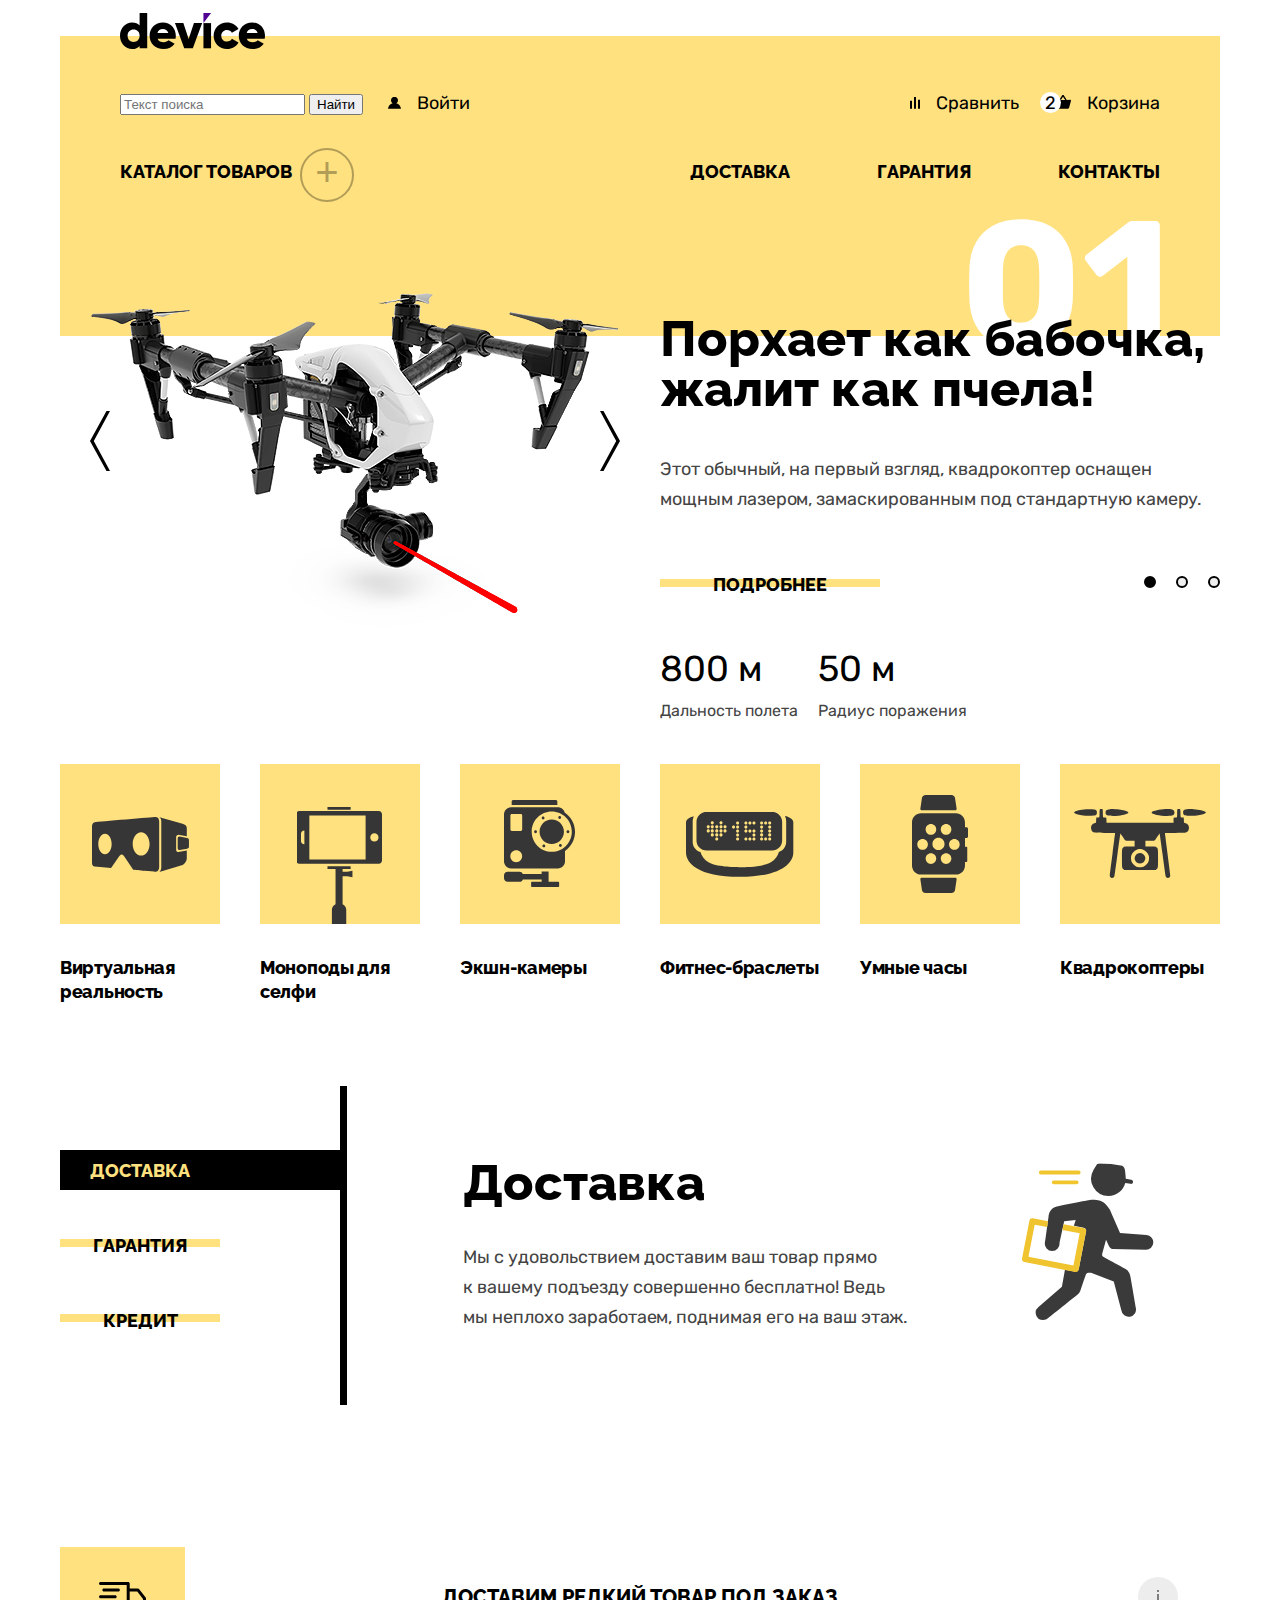
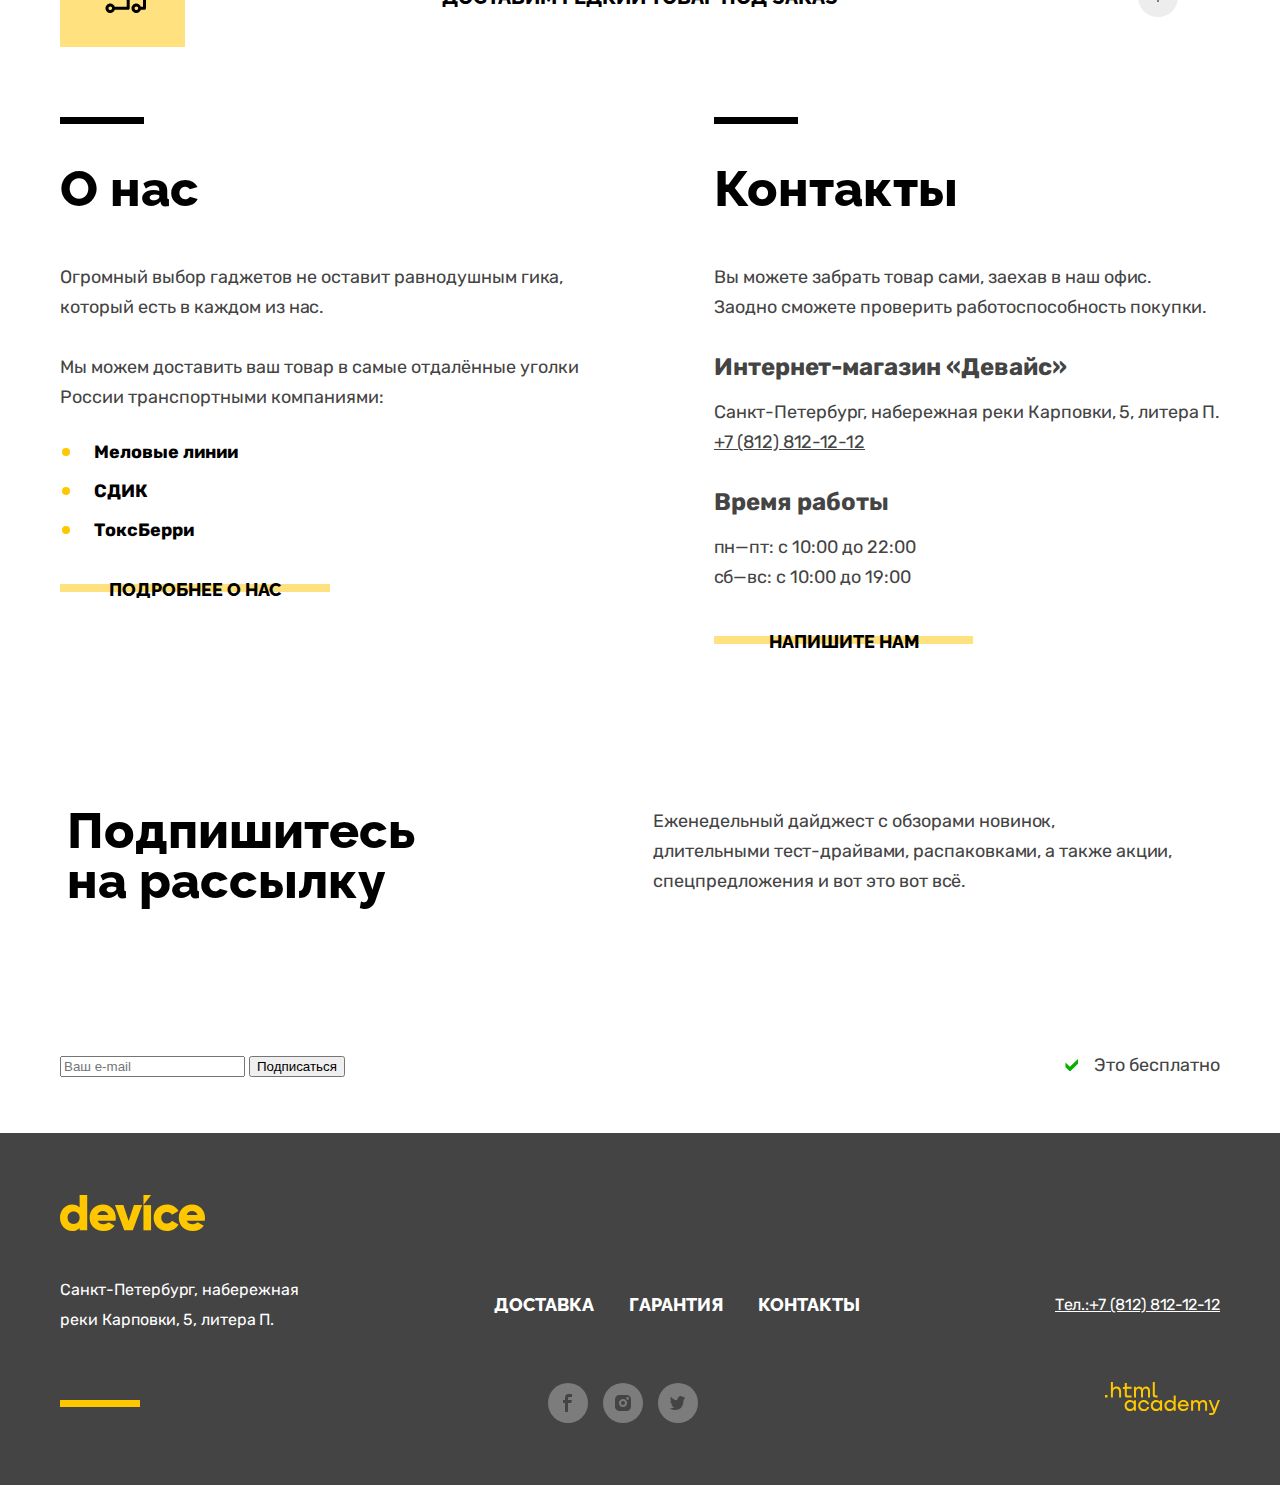
<file: device 2/index.html>
<!DOCTYPE html>
<html lang="ru">
  <head>
    <meta charset="UTF-8">
    <title>Device</title>
    <link rel="stylesheet" href="./styles/styles.css">
  </head>
  <body>

    <!-- Хедер -->

    <header class="page-header container">
        <a class="header-logo-link" href="https://echo.htmlacademy.ru/">
            <svg class="page-header-logo" aria-hidden="true" focusable="false" width="146.000000" height="36.000000" viewBox="0 0 146 36" fill="none" xmlns="http://www.w3.org/2000/svg" xmlns:xlink="http://www.w3.org/1999/xlink">
              <desc>
                  Created with Pixso.
              </desc>
              <defs/>
              <path id="Vector" d="M27.21 0L27.21 35.3L19.61 35.3L19.61 32.89C17.91 34.8 15.51 36 12.1 36C5.5 36 0 30.2 0 22.7C0 15.2 5.5 9.39 12.1 9.39C15.51 9.39 18.01 10.6 19.61 12.5L19.61 0L27.21 0ZM19.61 22.7C19.61 18.89 17.11 16.5 13.6 16.5C10.1 16.5 7.6 18.89 7.6 22.7C7.6 26.5 10.1 28.89 13.6 28.89C17.11 28.8 19.61 26.5 19.61 22.7Z" fill="#000000" fill-opacity="1.000000" fill-rule="nonzero"/>
              <path id="Vector" d="M43.72 29.2C45.83 29.2 47.53 28.39 48.53 27.29L54.63 30.79C52.13 34.2 48.43 36 43.62 36C35.02 36 29.62 30.2 29.62 22.7C29.62 15.2 35.02 9.39 43.02 9.39C50.43 9.39 55.83 15.09 55.83 22.7C55.83 23.79 55.73 24.79 55.53 25.7L37.62 25.7C38.62 28.29 40.92 29.2 43.72 29.2ZM48.33 20.09C47.53 17.2 45.23 16.09 42.92 16.09C40.02 16.09 38.12 17.5 37.42 20.09L48.33 20.09Z" fill="#000000" fill-opacity="1.000000" fill-rule="nonzero"/>
              <path id="Vector" d="M82.15 10.1L72.84 35.3L64.24 35.3L54.93 10.1L63.34 10.1L68.64 26.1L73.95 10.1C73.95 10.1 82.15 10.1 82.15 10.1Z" fill="#000000" fill-opacity="1.000000" fill-rule="nonzero"/>
              <path id="Vector" d="M83.45 10.1L91.06 10.1L91.06 35.3L83.45 35.3L83.45 10.1Z" fill="#000000" fill-opacity="1.000000" fill-rule="nonzero"/>
              <path id="Vector" d="M93.66 22.7C93.66 15.2 99.36 9.39 107.07 9.39C111.97 9.39 116.28 12 118.48 15.89L111.87 19.7C110.97 17.89 109.17 16.89 106.97 16.89C103.67 16.89 101.27 19.29 101.27 22.7C101.27 26.2 103.67 28.5 106.97 28.5C109.17 28.5 111.07 27.39 111.87 25.7L118.48 29.5C116.38 33.39 112.07 36 107.07 36C99.36 36 93.66 30.2 93.66 22.7Z" fill="#000000" fill-opacity="1.000000" fill-rule="nonzero"/>
              <path id="Vector" d="M132.89 29.2C134.99 29.2 136.69 28.39 137.69 27.29L143.79 30.79C141.29 34.2 137.59 36 132.79 36C124.18 36 118.78 30.2 118.78 22.7C118.78 15.2 124.28 9.39 132.19 9.39C139.59 9.39 145 15.09 145 22.7C145 23.79 144.89 24.79 144.7 25.7L126.78 25.7C127.78 28.29 130.09 29.2 132.89 29.2ZM137.59 20.09C136.79 17.2 134.49 16.09 132.19 16.09C129.28 16.09 127.38 17.5 126.68 20.09L137.59 20.09Z" fill="#000000" fill-opacity="1.000000" fill-rule="nonzero"/>
              <path id="Vector" d="M83.45 0L83.45 10.1L91.06 0L83.45 0Z" fill="#510094" fill-opacity="1.000000" fill-rule="nonzero"/>
            </svg>            
        </a>
        <nav class="navigation-header">
            <ul class="navigation-user">
                <li class="navigation-user-item">
                    <form class="search" action="https://echo.htmlacademy.ru/" method="get">
                        <label class="visually-hidden" >Поиск</label>
                        <input type="text"  name="search" placeholder="Текст поиска">
                        <button class="search-button" type="submit" >Найти</button>
                      </form>
                </li>
                <li class="navigation-user-item">
                    <a class="navigation-user-link login" href="https://echo.htmlacademy.ru/">
                      <svg class="svg-login" aria-hidden="true" focusable="false" width="13.000000" height="12.000000" viewBox="0 0 13 12" fill="none" xmlns="http://www.w3.org/2000/svg" xmlns:xlink="http://www.w3.org/1999/xlink">
                        <defs/>
                        <path id="Vector" d="M0 11.78L13 11.78C12.8 9.18 10.89 6.98 8.3 6.28C9.3 5.68 10 4.58 10 3.28C10 1.38 8.39 -0.22 6.5 -0.22C4.6 -0.22 3 1.38 3 3.28C3 4.58 3.69 5.68 4.69 6.28C2.1 6.98 0.19 9.18 0 11.78Z" fill="#000000" fill-opacity="1.000000" fill-rule="nonzero"/>
                      </svg>
                      Войти
                    </a>
                </li>
                <li class="navigation-user-item compare-item">
                    <a class="navigation-user-link compare" href="https://echo.htmlacademy.ru/">
                      <svg class="svg-compare" aria-hidden="true" focusable="false" width="10.000000" height="12.000000" viewBox="0 0 10 12" fill="none" xmlns="http://www.w3.org/2000/svg" xmlns:xlink="http://www.w3.org/1999/xlink">
                        <defs/>
                        <path id="Vector" d="M6 -0.22L4 -0.22L4 11.78L6 11.78L6 -0.22ZM8 2.78L10 2.78L10 11.78L8 11.78L8 2.78ZM2 3.78L0 3.78L0 11.78L2 11.78L2 3.78Z" fill="#000000" fill-opacity="1.000000" fill-rule="evenodd"/>
                      </svg>
                      Сравнить</a>
                </li>
                <li class="navigation-user-item">
                    <a class="navigation-user-link cart" href="https://echo.htmlacademy.ru/">
                      <svg class="svg-cart" aria-hidden="true" focusable="false" width="16.000000" height="14.000000" viewBox="0 0 16 14" fill="none" xmlns="http://www.w3.org/2000/svg" xmlns:xlink="http://www.w3.org/1999/xlink">
                        <defs/>
                        <path id="Vector" d="M15.3 4.78L11.8 4.98L8.6 0.08C8.5 -0.12 8.19 -0.22 8 -0.22C7.8 -0.22 7.5 -0.12 7.39 0.08L4.19 4.98L0.69 4.98C0.3 4.98 0 5.28 0 5.68C0 5.78 0 5.78 0 5.88L1.89 12.68C2.1 13.38 2.6 13.78 3.3 13.78L12.7 13.78C13.39 13.78 13.89 13.38 14.1 12.68L16 5.78C16 5.68 16 5.68 16 5.58C16 5.18 15.7 4.78 15.3 4.78ZM8 1.68L10.2 4.88L5.89 4.88L8 1.68Z" fill="#000000" fill-opacity="1.000000" fill-rule="nonzero"/>
                      </svg>                      
                      Корзина</a>
                </li>
            </ul>
            <div class="navigation-site">
              <button class="navigation-site-button" type="button">
                <p class="navigation-site-button-title">Каталог товаров</p>
              </button>
              <ul class="navigation-site-list">
                  <li class="navigation-site-item">
                      <a class="navigation-site-link" href="https://echo.htmlacademy.ru/">Доставка</a>
                  </li>
                  <li class="navigation-site-item">
                      <a class="navigation-site-link" href="https://echo.htmlacademy.ru/">Гарантия</a>
                  </li>
                  <li class="navigation-site-item">
                      <a class="navigation-site-link" href="https://echo.htmlacademy.ru/">Контакты</a>
                  </li>
              </ul>
            </div>
            <ul class="navigation-site-catalog">
              <li class="navigation-site-catalog-item">
                <a class="navigation-site-catalog-link" href="https://echo.htmlacademy.ru/">Виртуальная реальность</a>
              </li>
              <li class="navigation-site-catalog-item">
                <a class="navigation-site-catalog-link" href="https://echo.htmlacademy.ru/">Моноподы для селфи</a>
              </li>
              <li class="navigation-site-catalog-item">
                <a class="navigation-site-catalog-link" href="https://echo.htmlacademy.ru/">Экшн-камеры</a>
              </li>
              <li class="navigation-site-catalog-item">
                <a class="navigation-site-catalog-link" href="https://echo.htmlacademy.ru/">Фитнес-браслеты</a>
              </li>
              <li class="navigation-site-catalog-item">
                <a class="navigation-site-catalog-link" href="https://echo.htmlacademy.ru/">Умные часы</a>
              </li>
              <li></li>
              <li class="navigation-site-catalog-item">
                <a class="navigation-site-catalog-link" href="https://echo.htmlacademy.ru/">Квадрокоптеры</a>
              </li>
            </ul>
        </nav>
    </header>
    <main class="main-index container">

        <!-- Слайдер/галерея -->
        
        <section class="gallery first-slide">
          <div class="backgroundfone">
            <p class="gallery-number">01</p>
          </div>
          <div class="gallery-slider">
              <img class="slider-image" src="./img/slider-1.png" alt="Квадрокоптер" width="560" height="560" >
              <div class="slider-button-box">
                <button class="slider-button slider-prev" type="button">                 
                  <span class="visually-hidden">Предыдущее фото</span>
                </button>
                <button class="slider-button slider-next" type="button">                 
                  <span class="visually-hidden">Следующее фото</span>
                </button>
              </div>
          </div>
          <h2 class="gallery-title title">Порхает как бабочка,<br>жалит как пчела!</h2>
          <p class="gallery-text">Этот обычный, на первый взгляд, квадрокоптер оснащен<br>мощным лазером, замаскированным под стандартную камеру.</p>
          <div class="gallery-pagination">
              <a class="gallery-link button" href="https://echo.htmlacademy.ru/">Подробнее</a>
              <ol class="gallery-pagination-list">
                <li class="gallery-pagination-item">
                  <button class="gallery-pagination-button gallery-pagination-button-current" type="button">
                    <span class="visually-hidden">1 слайд</span>
                  </button>
                </li>
                <li class="gallery-pagination-item">
                  <button class="gallery-pagination-button" type="button">
                    <span class="visually-hidden">2 слайд</span>
                  </button>
                </li>
                <li class="gallery-pagination-item">
                  <button class="gallery-pagination-button" type="button">
                    <span class="visually-hidden">3 слайд</span>
                  </button>
                </li>
              </ol>
          </div>
          <ul class="gallery-characteristics-list">
              <li class="gallery-characteristics-item">
                <b class="gallery-characteristics-price">800 м</b>
                <span class="gallery-characteristics-name">Дальность полета</span>
              </li>
              <li class="gallery-characteristics-item">
                <b class="gallery-characteristics-price">50 м</b>
                <span class="gallery-characteristics-name">Радиус поражения</span>
              </li>
          </ul>
        </section>

        <!-- Каталог категорий -->

        <section class="category-catalog">
            <h2 class="visually-hidden">Категории</h2>
            <ul class="category-list">
                <li class="category-item">
                  <a class="category-link" href="https://echo.htmlacademy.ru/">
                    <div class="category-img-box">
                      <svg class="category-svg" aria-hidden="true" focusable="false" width="97.000000" height="55.000000" viewBox="0 0 97 55" fill="none" xmlns="http://www.w3.org/2000/svg" xmlns:xlink="http://www.w3.org/1999/xlink">
                        <defs/>
                        <path id="Vector" d="M62.93 0.02C62.93 0.02 67.17 -0.6 67.17 4.48L67.17 49.73C67.17 49.73 67.35 54.76 63.73 54.76C60.1 54.76 41.21 52.85 41.21 52.85L32.14 39.33C32.14 39.33 31.11 37.47 29.71 37.47C28.32 37.47 27.21 39.3 27.21 39.3L19.07 50.96L2.59 49.56C2.59 49.56 0 49.55 0 45.81C0 42.06 0 9.53 0 9.53C0 9.53 -0.16 5.55 2.83 5.14C5.83 4.73 62.93 0.02 62.93 0.02ZM84.13 32.63L84.13 20C84.13 18.69 85.17 17.63 86.46 17.63L94.79 19.21L94.79 11.02C94.79 8.66 93.08 7.58 90.59 6.75L67.4 0.17C69.01 1.56 69.29 2.21 69.29 4.57L69.29 49.78C69.29 52.13 68.84 53.84 67.32 54.99L90.59 47.92C92.99 47.09 94.79 43.7 94.79 41.35L94.79 33.43L86.46 35C85.17 35 84.13 33.94 84.13 32.63ZM40.69 26.91C40.69 33.37 44.47 38.61 49.14 38.61C53.8 38.61 57.58 33.37 57.58 26.91C57.58 20.45 53.8 15.21 49.14 15.21C44.47 15.21 40.69 20.45 40.69 26.91ZM6.28 26.91C6.28 32.59 9.28 37.19 12.98 37.19C16.68 37.19 19.67 32.59 19.67 26.91C19.67 21.24 16.68 16.64 12.98 16.64C9.28 16.64 6.28 21.24 6.28 26.91ZM95.12 20.97L87.53 19.53C86.52 19.53 85.7 20.36 85.7 21.38L85.7 31.25C85.7 32.27 86.52 33.1 87.53 33.1L95.12 31.67C96.28 31.25 96.95 30.84 96.95 29.82L96.95 22.83C96.95 21.8 96.18 21.32 95.12 20.97Z" fill="#363636" fill-opacity="1.000000" fill-rule="evenodd"/>
                      </svg>
                    </div>
                    <p class="category-title">Виртуальная реальность</p>
                  </a>
                </li>
                <li class="category-item">
                  <a class="category-link" href="https://echo.htmlacademy.ru/">
                    <div class="category-img-box">
                      <svg class="category-svg monopod" aria-hidden="true" focusable="false" width="86.000000" height="117.000000" viewBox="0 0 86 117" fill="none" xmlns="http://www.w3.org/2000/svg" xmlns:xlink="http://www.w3.org/1999/xlink">
                        <defs/>
                        <path id="Vector" d="M53.65 0L30.49 0L30.49 2.75L53.65 2.75L53.65 0ZM81.82 4.01L2.33 4.01C0.56 4.01 -0.86 5.43 -0.86 7.19L-0.86 53.61C-0.86 55.37 0.56 56.8 2.33 56.8L81.82 56.8C83.58 56.8 85.01 55.37 85.01 53.61L85.01 7.19C85.01 5.43 83.58 4.01 81.82 4.01ZM68.62 52.4L12.34 52.4L12.34 8.4L68.62 8.4L68.62 52.4ZM7.39 37.23L7.16 37.23C5.4 37.23 3.97 35.8 3.97 34.04L3.97 26.76C3.97 25 5.4 23.57 7.16 23.57L7.39 23.57L7.39 37.23ZM77.4 34.55C75.11 34.55 73.25 32.69 73.25 30.4C73.25 28.11 75.11 26.25 77.4 26.25C79.69 26.25 81.54 28.11 81.54 30.4C81.54 32.69 79.69 34.55 77.4 34.55ZM45.6 61.88L45.6 64.86L50.4 64.86L55.45 63.64L55.45 70.35L50.4 69.14L45.6 69.14L45.6 97.13C47.74 98.07 49.24 100.2 49.24 102.69L49.24 117L34.9 117L34.9 102.69C34.9 100.2 36.4 98.07 38.54 97.13L38.54 61.88L30.49 61.88L30.49 59.13L53.65 59.13L53.65 61.88L45.6 61.88Z" fill="#363636" fill-opacity="1.000000" fill-rule="evenodd"/>
                      </svg>                      
                    </div>
                    <p class="category-title">Моноподы для селфи</p>
                  </a>
                </li>
                <li class="category-item">
                  <a class="category-link" href="https://echo.htmlacademy.ru/">
                    <div class="category-img-box">
                      <svg class="category-svg" aria-hidden="true" focusable="false" width="72.000000" height="88.000000" viewBox="0 0 72 88" fill="none" xmlns="http://www.w3.org/2000/svg" xmlns:xlink="http://www.w3.org/1999/xlink">
                        <defs/>
                        <path id="Vector" d="M53.34 1.48C53.34 0.75 52.77 0 52.03 0L9.05 0C8.32 0 7.67 0.75 7.67 1.48L7.67 5.01L53.34 5.01L53.34 1.48ZM60.66 12.39C59.8 9.45 57.09 7.34 53.89 7.34L7.14 7.34C3.25 7.34 0 10.44 0 14.36L0 61.26C0 65.17 3.25 68.38 7.14 68.38L53.89 68.38C57.79 68.38 61.02 65.17 61.02 61.26L61.02 50.91C67.08 46.71 71.02 39.7 71.02 31.75C71.02 23.67 66.89 16.57 60.66 12.39ZM47.76 51.85C36.68 51.85 27.7 42.84 27.7 31.73C27.7 20.62 36.68 11.61 47.76 11.61C58.83 11.61 67.82 20.62 67.82 31.73C67.82 42.84 58.83 51.85 47.76 51.85ZM18.19 29.54C18.19 30.33 17.56 30.96 16.78 30.96L7.84 30.96C7.05 30.96 6.42 30.33 6.42 29.54L6.42 15.38C6.42 14.6 7.05 13.96 7.84 13.96L16.78 13.96C17.56 13.96 18.19 14.6 18.19 15.38L18.19 29.54ZM55.69 19C56.48 19 57.13 18.35 57.13 17.56C57.13 16.77 56.48 16.12 55.69 16.12C54.9 16.12 54.26 16.77 54.26 17.56C54.26 18.35 54.9 19 55.69 19ZM39.1 19.42C39.9 19.42 40.54 18.78 40.54 17.99C40.54 17.2 39.9 16.55 39.1 16.55C38.31 16.55 37.67 17.2 37.67 17.99C37.67 18.78 38.31 19.42 39.1 19.42ZM47.76 43.96C54.49 43.96 59.95 38.48 59.95 31.73C59.95 24.98 54.49 19.5 47.76 19.5C41.03 19.5 35.57 24.98 35.57 31.73C35.57 38.48 41.03 43.96 47.76 43.96ZM31.56 33.17C32.35 33.17 32.99 32.52 32.99 31.73C32.99 30.94 32.35 30.3 31.56 30.3C30.76 30.3 30.12 30.94 30.12 31.73C30.12 32.52 30.76 33.17 31.56 33.17ZM63.96 33.17C64.75 33.17 65.39 32.52 65.39 31.73C65.39 30.94 64.75 30.3 63.96 30.3C63.17 30.3 62.52 30.94 62.52 31.73C62.52 32.52 63.17 33.17 63.96 33.17ZM56.41 46.91C57.2 46.91 57.84 46.26 57.84 45.47C57.84 44.68 57.2 44.04 56.41 44.04C55.62 44.04 54.98 44.68 54.98 45.47C54.98 46.26 55.62 46.91 56.41 46.91ZM39.82 47.34C40.62 47.34 41.26 46.69 41.26 45.9C41.26 45.11 40.62 44.47 39.82 44.47C39.03 44.47 38.39 45.11 38.39 45.9C38.39 46.69 39.03 47.34 39.82 47.34ZM12.23 62.15C8.97 62.15 6.33 59.5 6.33 56.23C6.33 52.96 8.97 50.3 12.23 50.3C15.49 50.3 18.14 52.96 18.14 56.23C18.14 59.5 15.49 62.15 12.23 62.15ZM54.2 81.8L44.6 81.8L44.6 71.42L37.64 71.42L37.64 73.93L18.77 73.93C18.23 72.67 17.01 71.78 15.59 71.78L3.55 71.78C1.64 71.78 0 73.38 0 75.31L0 78.32C0 80.25 1.64 81.8 3.55 81.8L15.59 81.8C17.1 81.8 18.38 80.91 18.86 79.48L37.64 79.48L37.64 81.8L28.13 81.8C27.59 81.8 27.12 82.24 27.12 82.78L27.12 85.95C27.12 86.48 27.59 87 28.13 87L54.2 87C54.73 87 55.13 86.48 55.13 85.95L55.13 82.78C55.13 82.24 54.73 81.8 54.2 81.8Z" fill="#363636" fill-opacity="1.000000" fill-rule="evenodd"/>
                      </svg>                      
                    </div>
                    <p class="category-title">Экшн-камеры</p>
                  </a>
                </li>
                <li class="category-item">
                  <a class="category-link" href="https://echo.htmlacademy.ru/">
                    <div class="category-img-box">
                      <svg class="category-svg" aria-hidden="true" focusable="false" width="108.000000" height="65.000000" viewBox="0 0 108 65" fill="none" xmlns="http://www.w3.org/2000/svg" xmlns:xlink="http://www.w3.org/1999/xlink">
                        <defs/>
                        <path id="Vector" d="M86.08 38.45L20.56 38.45C14.99 38.45 10.48 33.94 10.48 28.38L10.48 9.93C10.48 4.37 14.99 -0.14 20.56 -0.14L86.08 -0.14C91.64 -0.14 96.15 4.37 96.15 9.93L96.15 28.38C96.15 33.94 91.64 38.45 86.08 38.45ZM100.17 8.89C100.17 7.15 99.71 5.51 98.96 4.07C102.73 4.94 107.31 6.75 107.31 10.43L107.31 40.41C107.31 50.66 95.47 64.85 53.65 64.85C11.83 64.85 0 50.66 0 40.41L0 10.43C0 6.91 4.16 5.1 7.83 4.2C7.12 5.61 6.69 7.2 6.69 8.89L6.69 29.99C6.69 34.79 10.03 38.83 14.45 40.04C15.78 43.97 18.27 47.78 22.49 50.32C31.04 55.48 52.97 55.17 53.66 55.16C53.67 55.16 53.67 55.16 53.68 55.16L53.69 55.16C54.37 55.17 76.32 55.48 84.87 50.32C89.15 47.74 91.6 43.88 92.93 39.89C97.08 38.52 100.17 34.61 100.17 29.99L100.17 8.89ZM27.87 10.82C27.87 9.95 27.16 9.25 26.3 9.25C25.43 9.25 24.73 9.95 24.73 10.82C24.73 11.69 25.43 12.39 26.3 12.39C27.16 12.39 27.87 11.69 27.87 10.82ZM36.58 10.82C36.58 9.95 35.88 9.25 35.01 9.25C34.15 9.25 33.44 9.95 33.44 10.82C33.44 11.69 34.15 12.39 35.01 12.39C35.88 12.39 36.58 11.69 36.58 10.82ZM53.16 11.03C53.16 10.17 52.46 9.46 51.59 9.46C50.73 9.46 50.02 10.17 50.03 11.03C50.03 11.9 50.73 12.6 51.59 12.6C52.46 12.6 53.16 11.9 53.16 11.03ZM61.45 11.03C61.45 10.17 60.75 9.46 59.88 9.46C59.02 9.46 58.31 10.17 58.32 11.03C58.32 11.9 59.02 12.6 59.88 12.6C60.75 12.6 61.45 11.9 61.45 11.03ZM65.49 11.03C65.49 10.17 64.79 9.46 63.92 9.46C63.06 9.46 62.35 10.17 62.35 11.03C62.35 11.9 63.06 12.6 63.92 12.6C64.79 12.6 65.49 11.9 65.49 11.03ZM69.53 11.03C69.53 10.17 68.83 9.46 67.96 9.46C67.1 9.46 66.39 10.17 66.39 11.03C66.39 11.9 67.09 12.6 67.96 12.6C68.83 12.6 69.53 11.9 69.53 11.03ZM77.18 11.03C77.18 10.17 76.48 9.46 75.61 9.46C74.75 9.46 74.05 10.17 74.05 11.03C74.05 11.9 74.75 12.6 75.61 12.6C76.48 12.6 77.18 11.9 77.18 11.03ZM81.22 11.03C81.22 10.17 80.52 9.46 79.65 9.46C78.79 9.46 78.08 10.17 78.08 11.03C78.08 11.9 78.79 12.6 79.65 12.6C80.52 12.6 81.22 11.9 81.22 11.03ZM85.26 11.03C85.26 10.17 84.56 9.46 83.69 9.46C82.82 9.46 82.12 10.17 82.12 11.03C82.12 11.9 82.82 12.6 83.69 12.6C84.56 12.6 85.26 11.9 85.26 11.03ZM23.83 14.86C23.83 13.99 23.12 13.29 22.26 13.29C21.39 13.29 20.69 13.99 20.69 14.86C20.69 15.72 21.39 16.43 22.26 16.43C23.12 16.43 23.83 15.73 23.83 14.86ZM27.87 14.86C27.87 13.99 27.16 13.29 26.3 13.29C25.43 13.29 24.73 13.99 24.73 14.86C24.73 15.72 25.43 16.43 26.3 16.43C27.16 16.43 27.87 15.73 27.87 14.86ZM32.33 14.86C32.33 13.99 31.63 13.29 30.76 13.29C29.89 13.29 29.19 13.99 29.19 14.86C29.19 15.72 29.89 16.43 30.76 16.43C31.63 16.43 32.33 15.73 32.33 14.86ZM36.58 14.86C36.58 13.99 35.88 13.29 35.01 13.29C34.15 13.29 33.44 13.99 33.44 14.86C33.44 15.72 34.15 16.43 35.01 16.43C35.88 16.43 36.58 15.73 36.58 14.86ZM40.62 14.86C40.62 13.99 39.92 13.29 39.05 13.29C38.18 13.29 37.48 13.99 37.48 14.86C37.48 15.72 38.18 16.43 39.05 16.43C39.92 16.43 40.62 15.73 40.62 14.86ZM49.12 15.07C49.12 14.21 48.42 13.5 47.55 13.5C46.69 13.5 45.99 14.21 45.99 15.07C45.99 15.94 46.69 16.64 47.55 16.64C48.42 16.64 49.12 15.94 49.12 15.07ZM53.16 15.07C53.16 14.21 52.46 13.5 51.59 13.5C50.73 13.5 50.02 14.21 50.03 15.07C50.03 15.94 50.73 16.64 51.59 16.64C52.46 16.64 53.16 15.94 53.16 15.07ZM61.45 15.07C61.45 14.21 60.75 13.5 59.88 13.5C59.02 13.5 58.31 14.21 58.32 15.07C58.32 15.94 59.02 16.64 59.88 16.64C60.75 16.64 61.45 15.94 61.45 15.07ZM77.18 15.07C77.18 14.21 76.48 13.5 75.61 13.5C74.75 13.5 74.05 14.21 74.05 15.07C74.05 15.94 74.75 16.64 75.61 16.64C76.48 16.64 77.18 15.94 77.18 15.07ZM85.26 15.07C85.26 14.21 84.56 13.5 83.69 13.5C82.82 13.5 82.12 14.21 82.12 15.07C82.12 15.94 82.82 16.64 83.69 16.64C84.56 16.64 85.26 15.94 85.26 15.07ZM23.83 18.9C23.83 18.03 23.12 17.33 22.26 17.33C21.39 17.33 20.69 18.03 20.69 18.9C20.69 19.76 21.39 20.47 22.26 20.47C23.12 20.47 23.83 19.76 23.83 18.9ZM27.87 18.9C27.87 18.03 27.16 17.33 26.3 17.33C25.43 17.33 24.73 18.03 24.73 18.9C24.73 19.76 25.43 20.47 26.3 20.47C27.16 20.47 27.87 19.76 27.87 18.9ZM32.33 18.9C32.33 18.03 31.63 17.33 30.76 17.33C29.89 17.33 29.19 18.03 29.19 18.9C29.19 19.76 29.89 20.47 30.76 20.47C31.63 20.47 32.33 19.76 32.33 18.9ZM36.58 18.9C36.58 18.03 35.88 17.33 35.01 17.33C34.15 17.33 33.44 18.03 33.44 18.9C33.44 19.76 34.15 20.47 35.01 20.47C35.88 20.47 36.58 19.76 36.58 18.9ZM40.62 18.9C40.62 18.03 39.92 17.33 39.05 17.33C38.18 17.33 37.48 18.03 37.48 18.9C37.48 19.76 38.18 20.47 39.05 20.47C39.92 20.47 40.62 19.76 40.62 18.9ZM53.16 19.11C53.16 18.24 52.46 17.54 51.59 17.54C50.73 17.54 50.02 18.24 50.03 19.11C50.03 19.98 50.73 20.68 51.59 20.68C52.46 20.68 53.16 19.98 53.16 19.11ZM61.45 19.11C61.45 18.24 60.75 17.54 59.88 17.54C59.02 17.54 58.31 18.24 58.32 19.11C58.32 19.98 59.02 20.68 59.88 20.68C60.75 20.68 61.45 19.98 61.45 19.11ZM65.49 19.11C65.49 18.24 64.79 17.54 63.92 17.54C63.06 17.54 62.35 18.24 62.35 19.11C62.35 19.98 63.06 20.68 63.92 20.68C64.79 20.68 65.49 19.98 65.49 19.11ZM69.53 19.11C69.53 18.24 68.83 17.54 67.96 17.54C67.1 17.54 66.39 18.24 66.39 19.11C66.39 19.98 67.09 20.68 67.96 20.68C68.83 20.68 69.53 19.98 69.53 19.11ZM77.18 19.11C77.18 18.24 76.48 17.54 75.61 17.54C74.75 17.54 74.05 18.24 74.05 19.11C74.05 19.98 74.75 20.68 75.61 20.68C76.48 20.68 77.18 19.98 77.18 19.11ZM85.26 19.11C85.26 18.24 84.56 17.54 83.69 17.54C82.82 17.54 82.12 18.24 82.12 19.11C82.12 19.98 82.82 20.68 83.69 20.68C84.56 20.68 85.26 19.98 85.26 19.11ZM27.87 22.94C27.87 22.07 27.16 21.37 26.3 21.37C25.43 21.37 24.73 22.07 24.73 22.94C24.73 23.8 25.43 24.51 26.3 24.51C27.16 24.51 27.87 23.8 27.87 22.94ZM32.33 22.94C32.33 22.07 31.63 21.37 30.76 21.37C29.89 21.37 29.19 22.07 29.19 22.94C29.19 23.8 29.89 24.51 30.76 24.51C31.63 24.51 32.33 23.8 32.33 22.94ZM36.58 22.94C36.58 22.07 35.88 21.37 35.01 21.37C34.15 21.37 33.44 22.07 33.44 22.94C33.44 23.8 34.15 24.51 35.01 24.51C35.88 24.51 36.58 23.8 36.58 22.94ZM77.18 22.94C77.18 22.07 76.48 21.37 75.61 21.37C74.75 21.37 74.05 22.07 74.05 22.94C74.05 23.8 74.75 24.51 75.61 24.51C76.48 24.51 77.18 23.8 77.18 22.94ZM85.26 22.94C85.26 22.07 84.56 21.37 83.69 21.37C82.82 21.37 82.12 22.07 82.12 22.94C82.12 23.8 82.82 24.51 83.69 24.51C84.56 24.51 85.26 23.8 85.26 22.94ZM53.16 22.99C53.16 22.12 52.46 21.42 51.59 21.42C50.73 21.42 50.02 22.12 50.03 22.99C50.03 23.86 50.73 24.56 51.59 24.56C52.46 24.56 53.16 23.86 53.16 22.99ZM69.53 22.99C69.53 22.12 68.83 21.42 67.96 21.42C67.1 21.42 66.39 22.12 66.39 22.99C66.39 23.86 67.09 24.56 67.96 24.56C68.83 24.56 69.53 23.86 69.53 22.99ZM32.33 26.98C32.33 26.11 31.63 25.41 30.76 25.41C29.89 25.41 29.19 26.11 29.19 26.98C29.19 27.84 29.89 28.54 30.76 28.54C31.63 28.54 32.33 27.84 32.33 26.98ZM53.16 26.98C53.16 26.11 52.46 25.41 51.59 25.41C50.73 25.41 50.02 26.11 50.03 26.98C50.03 27.84 50.73 28.54 51.59 28.54C52.46 28.54 53.16 27.84 53.16 26.98ZM61.45 26.98C61.45 26.11 60.75 25.41 59.88 25.41C59.02 25.41 58.31 26.11 58.32 26.98C58.32 27.84 59.02 28.54 59.88 28.54C60.75 28.54 61.45 27.84 61.45 26.98ZM65.49 26.98C65.49 26.11 64.79 25.41 63.92 25.41C63.06 25.41 62.35 26.11 62.35 26.98C62.35 27.84 63.06 28.54 63.92 28.54C64.79 28.54 65.49 27.84 65.49 26.98ZM69.53 26.98C69.53 26.11 68.83 25.41 67.96 25.41C67.1 25.41 66.39 26.11 66.39 26.98C66.39 27.84 67.09 28.54 67.96 28.54C68.83 28.54 69.53 27.84 69.53 26.98ZM77.18 26.98C77.18 26.11 76.48 25.41 75.61 25.41C74.75 25.41 74.05 26.11 74.05 26.98C74.05 27.84 74.75 28.54 75.61 28.54C76.48 28.54 77.18 27.84 77.18 26.98ZM81.22 26.98C81.22 26.11 80.52 25.41 79.65 25.41C78.79 25.41 78.08 26.11 78.08 26.98C78.08 27.84 78.79 28.54 79.65 28.54C80.52 28.54 81.22 27.84 81.22 26.98ZM85.26 26.98C85.26 26.11 84.56 25.41 83.69 25.41C82.82 25.41 82.12 26.11 82.12 26.98C82.12 27.84 82.82 28.54 83.69 28.54C84.56 28.54 85.26 27.84 85.26 26.98Z" fill="#363636" fill-opacity="1.000000" fill-rule="evenodd"/>
                      </svg>                      
                    </div>
                    <p class="category-title">Фитнес-браслеты</p>
                  </a>
                </li>
                <li class="category-item">
                  <a class="category-link" href="https://echo.htmlacademy.ru/">
                    <div class="category-img-box">
                      <svg class="category-svg" aria-hidden="true" focusable="false" width="57.000000" height="98.000000" viewBox="0 0 57 98" fill="none" xmlns="http://www.w3.org/2000/svg" xmlns:xlink="http://www.w3.org/1999/xlink">
                        <defs/>
                        <path id="Vector" d="M9.64 15.31L43.33 15.31C44.17 15.31 44.76 14.62 44.63 13.79L43.02 3.02C43.02 3.02 43.02 3.02 43.02 3.02C42.77 1.36 41.18 0 39.5 0L13.47 0C11.78 0 10.2 1.36 9.95 3.02L8.34 13.79C8.21 14.62 8.8 15.31 9.64 15.31ZM54.49 32.19L52.97 32.19L52.97 27.55C52.97 22.5 48.89 18.37 43.89 18.37L9.08 18.37C4.08 18.37 0 22.5 0 27.55L0 70.42C0 75.47 4.08 79.61 9.08 79.61L43.89 79.61C48.89 79.61 52.98 75.47 52.98 70.42L52.98 67.01L54.49 67.01C54.91 67.01 55.25 66.66 55.25 66.24L55.25 52.46C55.25 52.04 54.91 51.7 54.49 51.7L52.98 51.7L52.98 42.91L54.49 42.91C55.32 42.91 56 42.22 56 41.38L56 33.72C56 32.88 55.32 32.19 54.49 32.19ZM18.94 29.08C21.87 29.08 24.24 31.48 24.24 34.44C24.24 37.4 21.87 39.8 18.94 39.8C16.01 39.8 13.64 37.4 13.64 34.44C13.64 31.48 16.01 29.08 18.94 29.08ZM34.08 29.08C37 29.08 39.38 31.48 39.38 34.44C39.38 37.4 37 39.8 34.08 39.8C31.15 39.8 28.78 37.4 28.78 34.44C28.78 31.48 31.15 29.08 34.08 29.08ZM20.43 48.99C20.43 45.6 23.14 42.86 26.49 42.86C29.83 42.86 32.54 45.6 32.54 48.99C32.54 52.37 29.83 55.11 26.49 55.11C23.14 55.11 20.43 52.37 20.43 48.99ZM5.29 49.39C5.29 46.43 7.66 44.03 10.59 44.03C13.52 44.03 15.89 46.43 15.89 49.39C15.89 52.35 13.52 54.75 10.59 54.75C7.66 54.75 5.29 52.35 5.29 49.39ZM42.38 54.75C39.45 54.75 37.08 52.35 37.08 49.39C37.08 46.43 39.45 44.04 42.38 44.04C45.31 44.04 47.68 46.43 47.68 49.39C47.68 52.35 45.31 54.75 42.38 54.75ZM18.94 68.89C16.01 68.89 13.64 66.49 13.64 63.53C13.64 60.57 16.01 58.17 18.94 58.17C21.87 58.17 24.24 60.57 24.24 63.53C24.24 66.49 21.87 68.89 18.94 68.89ZM34.08 68.89C31.15 68.89 28.78 66.49 28.78 63.53C28.78 60.57 31.15 58.17 34.08 58.17C37 58.17 39.38 60.57 39.38 63.53C39.38 66.49 37 68.89 34.08 68.89ZM9.64 82.67L43.33 82.67C44.17 82.67 44.76 83.35 44.63 84.18L43.02 94.95L43.02 94.95C42.77 96.62 41.18 97.98 39.5 97.98L13.47 97.98C11.78 97.98 10.2 96.62 9.95 94.95L8.34 84.18C8.21 83.35 8.8 82.67 9.64 82.67Z" fill="#363636" fill-opacity="1.000000" fill-rule="evenodd"/>
                      </svg>                      
                    </div>
                    <p class="category-title">Умные часы</p>
                  </a>
                </li>
                <li class="category-item">
                  <a class="category-link" href="https://echo.htmlacademy.ru/">
                    <div class="category-img-box">
                      <svg class="category-svg" aria-hidden="true" focusable="false" width="133.000000" height="70.000000" viewBox="0 0 133 70" fill="none" xmlns="http://www.w3.org/2000/svg" xmlns:xlink="http://www.w3.org/1999/xlink">
                        <defs/>
                        <path id="Vector" d="M25.51 4.6C25.51 2.59 25.64 0.77 25.77 0.48C25.98 0.12 26.31 0 27.14 0C27.76 0 28.37 0.12 28.56 0.3C28.76 0.51 28.87 1.77 28.87 4.24C28.87 6.7 28.97 7.96 29.18 8.17C29.36 8.35 30.08 8.48 30.83 8.48C32.45 8.48 32.48 8.53 32.48 11.59L32.48 13.87L99.54 13.87L99.54 11.59C99.54 8.53 99.56 8.48 101.19 8.48C101.94 8.48 102.66 8.35 102.84 8.17C103.05 7.96 103.15 6.7 103.15 4.24C103.15 1.77 103.25 0.51 103.46 0.3C103.64 0.12 104.26 0 104.88 0C105.7 0 106.04 0.12 106.25 0.48C106.38 0.77 106.5 2.59 106.5 4.6C106.5 4.85 106.5 5.08 106.5 5.3C106.5 7.13 106.5 7.88 106.87 8.21C107.17 8.48 107.71 8.46 108.7 8.53L109.73 8.61L109.99 13.69L111.17 13.98C113.75 14.64 115.17 16.57 114.96 19.27C114.83 21.2 113.93 22.61 112.38 23.36C111.28 23.87 110.92 23.9 101.14 23.9C95.59 23.9 91 23.97 90.95 24.08C90.9 24.21 92.06 33.48 93.53 44.72C94.97 55.95 96.21 65.71 96.24 66.38C96.29 68 95.41 69 93.89 69C92.65 69 91.88 68.36 91.57 67.1C91.44 66.59 90.07 56.77 88.55 45.28C87.03 33.82 85.69 24.41 85.61 24.41C85.51 24.41 84.53 25.82 83.42 27.55C81.92 29.9 81.33 30.97 80.42 31.46C79.65 31.88 78.66 31.87 76.71 31.87C76.42 31.87 76.11 31.86 75.78 31.86L71.43 31.86L71.43 37.49L76.56 37.57C81.28 37.65 81.77 37.7 82.44 38.19C84.01 39.34 84.06 39.6 84.06 49.16C84.06 58.7 84.04 58.95 82.54 60.21L81.69 60.91L50.33 60.91L49.47 60.21C47.98 58.95 47.95 58.7 47.95 49.16C47.95 39.6 48 39.34 49.58 38.19C50.25 37.7 50.74 37.65 55.46 37.57L60.59 37.49L60.59 31.86L56.23 31.86C55.9 31.86 55.6 31.87 55.31 31.87C53.36 31.87 52.37 31.88 51.6 31.46C50.69 30.97 50.09 29.9 48.6 27.55C47.49 25.82 46.51 24.41 46.4 24.41C46.33 24.41 44.99 33.82 43.46 45.28C41.94 56.77 40.58 66.59 40.45 67.1C40.14 68.36 39.36 69 38.13 69C36.6 69 35.73 68 35.78 66.38C35.8 65.71 37.04 55.95 38.49 44.72C39.96 33.48 41.12 24.21 41.07 24.08C41.01 23.97 36.42 23.9 30.88 23.9C21.1 23.9 20.74 23.87 19.63 23.36C18.08 22.61 17.18 21.2 17.05 19.27C16.84 16.57 18.26 14.64 20.84 13.98L22.03 13.69L22.29 8.61L23.32 8.53C24.3 8.46 24.85 8.48 25.15 8.21C25.52 7.88 25.52 7.14 25.51 5.3C25.51 5.08 25.51 4.85 25.51 4.6ZM109.34 1.77C109.75 1.05 110.99 0.51 112.77 0.28C115.04 -0.03 116.05 -0.03 119.53 0.25C125.49 0.74 130.1 1.79 131.45 2.93C132.17 3.54 132.17 3.54 131.68 4.08C131.03 4.8 127.96 5.73 124.43 6.32C122.37 6.68 120.23 6.81 116.56 6.81C111.15 6.81 110.42 6.65 109.5 5.34C109.03 4.67 108.95 2.54 109.34 1.77ZM31.57 3.59C31.57 1.28 32.17 0.82 36.09 0.15C36.99 0 42.51 0.23 44.99 0.53C49.14 1.05 52.78 2.03 54.04 2.93C55.66 4.13 51.2 5.85 44.34 6.68C41.01 7.06 35.39 7.01 33.84 6.55C32.04 6.01 31.57 5.42 31.57 3.59ZM89.48 0.25C83.16 0.84 77.62 2.33 77.62 3.44C77.62 5.16 85.46 6.91 93.25 6.93C99.05 6.93 100.44 6.29 100.44 3.59C100.44 1.77 99.82 0.97 98.07 0.51C96.42 0.1 92.39 0 89.48 0.25ZM12.05 0.25C6.5 0.74 1.83 1.85 0.57 2.93C-0.15 3.54 -0.15 3.54 0.34 4.08C0.98 4.8 4.05 5.73 7.59 6.32C11.58 6.99 20.1 7.01 21.31 6.37C22.52 5.7 22.93 4.96 22.93 3.39C22.93 1.77 22.31 0.97 20.71 0.54C19.27 0.15 14.94 0 12.05 0.25ZM74.78 46.77C74 44 71.5 41.5 68.61 40.6C66.6 39.96 65.31 39.96 63.3 40.6C60.49 41.5 57.99 44.05 57.24 46.77C56.8 48.31 56.93 50.99 57.52 52.55C58.22 54.43 60.2 56.56 62.09 57.49C63.38 58.13 63.84 58.21 66.01 58.21C68.17 58.21 68.64 58.13 69.93 57.49C71.81 56.56 73.8 54.43 74.49 52.55C75.09 50.99 75.22 48.31 74.78 46.77ZM63.79 44.43C61.75 45.36 60.28 48.08 60.72 50.16C61.49 53.84 65.54 55.72 68.72 53.87C70.7 52.71 71.71 50.32 71.17 48.08C70.6 45.69 68.43 43.94 66.01 43.94C65.36 43.94 64.38 44.18 63.79 44.43Z" fill="#363636" fill-opacity="1.000000" fill-rule="evenodd"/>
                      </svg>                      
                    </div>
                    <p class="category-title">Квадрокоптеры</p>
                  </a>
                </li>
              </ul>
        </section>

        <!-- Блок сервиса -->

        <section class="services">
            <ul class="services-list">
              <li class="services-item services-button-current">
                <button class="services-button button" type="button">Доставка</button>
              </li>
              <li class="services-item">
                <button class="services-button button" type="button">Гарантия</button>
              </li>
              <li class="services-item">
                <button class="services-button button" type="button">Кредит</button>
              </li>
            </ul>
            <div class="services-right-column">
              <div class="services-title">
                <h2 class="services-title title">Доставка</h2>
                <p class="services-text">Мы с удовольствием доставим ваш товар прямо<br>к вашему подъезду совершенно бесплатно! Ведь мы неплохо заработаем, поднимая его на ваш этаж.</p>
              </div>
              <img class="services-img" src="./img/post.svg" width="136" height="164" alt="почтальон">
            </div>
        </section>

        <!-- Доставка --> 

        <section class="delivery">
            <a class="delivery-link" href="#">
              <div class="delivery-img-box">
                <svg class="delivery-svg" aria-hidden="true" focusable="false" width="47.000000" height="31.000000" viewBox="0 0 47 31" fill="none" xmlns="http://www.w3.org/2000/svg" xmlns:xlink="http://www.w3.org/1999/xlink">
                  <defs>
                    <clipPath id="clip23_140">
                      <rect id="Frame" width="47.000000" height="31.000000" fill="white" fill-opacity="0"/>
                    </clipPath>
                  </defs>
                  <rect id="Frame" width="47.000000" height="31.000000" fill="#FFFFFF" fill-opacity="0"/>
                  <g clip-path="url(#clip23_140)">
                    <path id="Vector" d="M46.7 15.4L40.2 7.19C39.9 6.8 39.5 6.59 39 6.59L30.7 6.59L30.7 1.5C30.7 0.69 30 0 29.2 0L1.5 0C0.69 0 0 0.69 0 1.5C0 2.3 0.69 3 1.5 3L27.7 3L27.7 24.7L15.8 24.7C15.2 22.8 13.4 21.4 11.3 21.4C8.7 21.4 6.5 23.6 6.5 26.2C6.5 28.8 8.7 31 11.3 31C13.4 31 15.2 29.6 15.8 27.7L29.2 27.7C30 27.7 30.7 27 30.7 26.2L30.7 9.59L38.3 9.59L44 16.9L44 24.8L41.8 24.8C41.2 22.9 39.4 21.5 37.3 21.5C34.7 21.5 32.5 23.7 32.5 26.3C32.5 28.9 34.59 31.1 37.3 31.1C39.4 31.1 41.2 29.7 41.8 27.8L45.5 27.8C46.3 27.8 47 27.1 47 26.3L47 16.4C47 16 46.9 15.7 46.7 15.4ZM19.4 9.59C20.2 9.59 20.9 8.9 20.9 8.09C20.9 7.3 20.2 6.59 19.4 6.59L4.8 6.59C4 6.59 3.3 7.3 3.3 8.09C3.3 8.9 4 9.59 4.8 9.59L19.4 9.59ZM16.2 13.2C17 13.2 17.7 13.9 17.7 14.7C17.7 15.5 17 16.2 16.2 16.2L1.5 16.2C0.69 16.2 0 15.5 0 14.7C0 13.9 0.69 13.2 1.5 13.2L16.2 13.2ZM11.3 28C10.3 28 9.5 27.2 9.5 26.2C9.5 25.2 10.3 24.4 11.3 24.4C12.3 24.4 13.1 25.2 13.1 26.2C13.1 27.2 12.2 28 11.3 28ZM37.4 28C36.4 28 35.59 27.2 35.59 26.2C35.59 25.2 36.4 24.4 37.4 24.4C38.4 24.4 39.2 25.2 39.2 26.2C39.2 27.2 38.3 28 37.4 28Z" fill="#000000" fill-opacity="1.000000" fill-rule="evenodd"/>
                  </g>
                </svg>
              </div>
              <h2 class="delivery-title">Доставим редкий товар под заказ</h2>
              <div class="delivery-button-place">
                <button class="info" type="button">
                  <svg class="svg-info" aria-hidden="true" focusable="false" width="2.000000" height="12.000000" viewBox="0 0 2 12" fill="none" xmlns="http://www.w3.org/2000/svg" xmlns:xlink="http://www.w3.org/1999/xlink">
                    <defs>
                      <clipPath id="clip11468_3002">
                        <rect id="Frame" width="2.000000" height="12.000000" fill="white" fill-opacity="0"/>
                      </clipPath>
                    </defs>
                    <rect id="Frame" width="2.000000" height="12.000000" fill="#FFFFFF" fill-opacity="0"/>
                    <g clip-path="url(#clip11468_3002)">
                      <path id="Vector" d="M0 0L2 0L2 2L0 2L0 0Z" fill="#000000" fill-opacity="1.000000" fill-rule="evenodd"/>
                      <path id="Vector" d="M0 4L2 4L2 12L0 12L0 4Z" fill="#000000" fill-opacity="1.000000" fill-rule="evenodd"/>
                    </g>
                  </svg>
                  
                  <span class="visually-hidden">Посмотреть дополнительную информацию</span>
                </button>
              </div>
            </a>
        </section>

        <!-- Блок "О нас" и "Контакты" -->

        <section class="about-and-contacts">
            <h2 class="visually-hidden">информация о нас, и Контакты</h2>
              <section class="about">
                <span class="black-line"></span>
                <h2 class="about-title title">О нас</h2>
                <p class="about-text">Огромный выбор гаджетов не оставит равнодушным гика, который есть в каждом из нас.</p>
                <p class="about-text">Мы можем доставить ваш товар в самые отдалённые уголки России транспортными компаниями:</p>
                <ul class="about-list">
                  <li class="about-list-item">Меловые линии</li>
                  <li class="about-list-item">СДИК</li>
                  <li class="about-list-item">ТоксБерри</li>
                </ul>
                <a class="about-link button" href="https://echo.htmlacademy.ru/">Подробнее о нас</a>
              </section>
              <section class="contacts">
                <span class="black-line"></span>
                <h2 class="contacts-title title">Контакты</h2>
                <p class="contacts-text">Вы можете забрать товар сами, заехав в наш офис.<br>Заодно сможете проверить работоспособность покупки.</p>
                <h3 class="contacts-subtitle">Интернет-магазин «Девайс»</h3>
                <address class="contacts-adress">
                  <p class="contacts-adress-text">Санкт-Петербург, набережная реки Карповки, 5, литера П.</p>
                  <a class="contacts-phone" href="tel:88128121212">+7 (812) 812-12-12</a>
                </address>
                <h3 class="contacts-subtitle">Время работы</h3>
                <ul class="contacts-schedule">
                  <li class="contacts-schedule-item">пн—пт: с 10:00 до 22:00</li>
                  <li class="contacts-schedule-item">сб—вс: с 10:00 до 19:00</li>
                </ul>
                <a class="contacts-link button" href="https://echo.htmlacademy.ru/">Напишите нам</a>
              </section>
        </section>

        <!-- Блок "Подпишитесь на рассылку" -->

        <section class="appointment">
            <div class="appointment-container-title">
              <h2 class="appointment-title title">Подпишитесь на рассылку</h2>
              <p class="appointment-text">Еженедельный дайджест с обзорами новинок,<br>длительными тест-драйвами, распаковками, а также акции, спецпредложения и вот это вот всё.</p>
            </div>
            <div class="appointment-container-form">
              <form class="appointment-form" action="https://echo.htmlacademy.ru/" method="post">
                <input type="text" name="appointment-email" placeholder="Ваш e-mail" >
                <button class="appointment-button" type="submit">Подписаться</button>
              </form>
              <p class="appointment-marker">Это бесплатно</p>
            </div>
        </section>
    </main>

    <!-- Футер -->
    
    <footer class="page-footer">
        <div class="footer-container container">
            <a class="footer-logo-link" href="https://echo.htmlacademy.ru/">
                <svg class="footer-logo" aria-hidden="true" focusable="false" width="146.000000" height="36.000000" viewBox="0 0 146 36" fill="none" xmlns="http://www.w3.org/2000/svg" xmlns:xlink="http://www.w3.org/1999/xlink">
                  <desc>
                      Created with Pixso.
                  </desc>
                  <defs/>
                  <path id="Vector" d="M27.21 0L27.21 35.3L19.61 35.3L19.61 32.89C17.91 34.8 15.51 36 12.1 36C5.5 36 0 30.2 0 22.7C0 15.2 5.5 9.39 12.1 9.39C15.51 9.39 18.01 10.6 19.61 12.5L19.61 0L27.21 0ZM19.61 22.7C19.61 18.89 17.11 16.5 13.6 16.5C10.1 16.5 7.6 18.89 7.6 22.7C7.6 26.5 10.1 28.89 13.6 28.89C17.11 28.8 19.61 26.5 19.61 22.7Z" fill="#FFC700" fill-opacity="1.000000" fill-rule="nonzero"/>
                  <path id="Vector" d="M43.72 29.2C45.83 29.2 47.53 28.39 48.53 27.29L54.63 30.79C52.13 34.2 48.43 36 43.62 36C35.02 36 29.62 30.2 29.62 22.7C29.62 15.2 35.02 9.39 43.02 9.39C50.43 9.39 55.83 15.09 55.83 22.7C55.83 23.79 55.73 24.79 55.53 25.7L37.62 25.7C38.62 28.29 40.92 29.2 43.72 29.2ZM48.33 20.09C47.53 17.2 45.23 16.09 42.92 16.09C40.02 16.09 38.12 17.5 37.42 20.09L48.33 20.09Z" fill="#FFC700" fill-opacity="1.000000" fill-rule="nonzero"/>
                  <path id="Vector" d="M82.15 10.1L72.84 35.3L64.24 35.3L54.93 10.1L63.34 10.1L68.64 26.1L73.95 10.1C73.95 10.1 82.15 10.1 82.15 10.1Z" fill="#FFC700" fill-opacity="1.000000" fill-rule="nonzero"/>
                  <path id="Vector" d="M83.45 10.1L91.06 10.1L91.06 35.3L83.45 35.3L83.45 10.1Z" fill="#FFC700" fill-opacity="1.000000" fill-rule="nonzero"/>
                  <path id="Vector" d="M93.66 22.7C93.66 15.2 99.36 9.39 107.07 9.39C111.97 9.39 116.28 12 118.48 15.89L111.87 19.7C110.97 17.89 109.17 16.89 106.97 16.89C103.67 16.89 101.27 19.29 101.27 22.7C101.27 26.2 103.67 28.5 106.97 28.5C109.17 28.5 111.07 27.39 111.87 25.7L118.48 29.5C116.38 33.39 112.07 36 107.07 36C99.36 36 93.66 30.2 93.66 22.7Z" fill="#FFC700" fill-opacity="1.000000" fill-rule="nonzero"/>
                  <path id="Vector" d="M132.89 29.2C134.99 29.2 136.69 28.39 137.69 27.29L143.79 30.79C141.29 34.2 137.59 36 132.79 36C124.18 36 118.78 30.2 118.78 22.7C118.78 15.2 124.28 9.39 132.19 9.39C139.59 9.39 145 15.09 145 22.7C145 23.79 144.89 24.79 144.7 25.7L126.78 25.7C127.78 28.29 130.09 29.2 132.89 29.2ZM137.59 20.09C136.79 17.2 134.49 16.09 132.19 16.09C129.28 16.09 127.38 17.5 126.68 20.09L137.59 20.09Z" fill="#FFC700" fill-opacity="1.000000" fill-rule="nonzero"/>
                  <path id="Vector" d="M83.45 0L83.45 10.1L91.06 0L83.45 0Z" fill="#FFC700" fill-opacity="1.000000" fill-rule="nonzero"/>
                </svg>                
           </a>            
          <div class="footer-title">
            <address class="footer-adress">Санкт-Петербург, набережная<br>реки Карповки, 5, литера П.</address>
            <ul class="footer-list">
              <li class="footer-item">
                <a class="footer-list-link" href="https://echo.htmlacademy.ru/">Доставка</a>
              </li>
              <li class="footer-item">
                <a class="footer-list-link" href="https://echo.htmlacademy.ru/">Гарантия</a>
              </li>
              <li class="footer-item">
                <a class="footer-list-link" href="https://echo.htmlacademy.ru/">Контакты</a>
              </li>
            </ul>
            <a class="footer-phone" href="tel:88128121212">Тел.:+7 (812) 812-12-12</a>
          </div>
          <div class="footer-pictures">
            <span class="footer-pictures-item"></span>
              <ul class="footer-social-list">
                <li class="footer-social-item">
                  <a class="social-button" href="#">
                    <span class="visually-hidden">Фейсбук</span>
                    <svg class="footer-social-svg" aria-hidden="true" focusable="false" width="9.000000" height="18.000000" viewBox="0 0 9 18" fill="none" xmlns="http://www.w3.org/2000/svg" xmlns:xlink="http://www.w3.org/1999/xlink">
                      <desc>
                          Created with Pixso.
                      </desc>
                      <defs/>
                      <path id="Vector" d="M6.5 3L9 3L9 0L5.59 0C2.79 0 2 1.69 2 4.19L2 6L0 6L0 9L2 9L2 18L5 18L5 9L8.29 9L8.9 6L5 6L5 4.5C5 3.69 5.29 3 6.5 3Z" fill="#444444" fill-opacity="1.000000" fill-rule="nonzero"/>
                    </svg>                    
                  </a>
                </li>
                <li class="footer-social-item">
                  <a class="social-button" href="#">
                    <span class="visually-hidden">Инстаграм</span>
                    <svg class="footer-social-svg" aria-hidden="true" focusable="false" width="16.000000" height="16.000000" viewBox="0 0 16 16" fill="none" xmlns="http://www.w3.org/2000/svg" xmlns:xlink="http://www.w3.org/1999/xlink">
                      <desc>
                          Created with Pixso.
                      </desc>
                      <defs/>
                      <path id="Vector" d="M11.3 0C12.7 0 13.8 0.39 14.7 1.3C15.6 2.1 16 3.3 16 4.69L16 11.3C16 12.7 15.5 13.8 14.7 14.7C13.9 15.6 12.7 16 11.3 16L4.7 16C3.4 16 2.29 15.6 1.4 14.7C0.4 13.89 0 12.7 0 11.3L0 4.69C0 1.89 1.9 0 4.7 0L11.3 0ZM11.3 3.39C11.3 4.19 11.9 4.69 12.6 4.69C13.3 4.69 13.9 4.1 13.9 3.39C13.9 2.69 13.3 2.1 12.6 2.1C11.8 2.1 11.3 2.6 11.3 3.39ZM3.9 8C3.9 10.3 5.79 12.1 8 12.1C10.2 12.1 12.1 10.3 12.1 8C12.1 5.69 10.2 3.89 8 3.89C5.79 3.89 3.9 5.69 3.9 8ZM10 8C10 9.1 9.1 10 8 10C6.89 10 6 9.1 6 8C6 6.89 6.89 6 8 6C9.1 6 10 6.89 10 8Z" fill="#444444" fill-opacity="1.000000" fill-rule="evenodd"/>
                    </svg>                    
                  </a>
                </li>
                <li class="footer-social-item">
                  <a class="social-button" href="#">
                    <span class="visually-hidden">Твиттер</span>
                    <svg class="footer-social-svg" aria-hidden="true" focusable="false" width="15.000000" height="15.000000" viewBox="0 0 15 15" fill="none" xmlns="http://www.w3.org/2000/svg" xmlns:xlink="http://www.w3.org/1999/xlink">
                      <desc>
                          Created with Pixso.
                      </desc>
                      <defs/>
                      <path id="Vector" d="M9.7 0.15C11.2 -0.35 12.3 0.45 12.9 1.25C13.4 1.05 14 0.85 14.6 0.65C14.6 1.45 14.1 2.05 13.8 2.25C14.5 2.45 15 1.85 15 1.85C14.9 2.75 14.1 3.55 13.6 3.75C13.4 10.05 10.8 14.15 4.7 14.05C4.2 14.05 4.79 14.05 4.29 14.05C4 14.05 0.59 13.65 0 12.25C2 12.45 3.4 11.85 4.09 11.15C3.29 10.85 1.7 10.75 1.5 8.35C1.79 8.55 2 8.65 2.59 8.55C1.5 7.75 0.29 7.05 0.4 5.05C0.7 5.35 1.29 5.55 1.59 5.45C1 5.25 -0.21 2.35 0.79 0.85C2.4 2.55 4.09 4.25 7.09 4.35C7.29 2.25 8.09 0.85 9.7 0.15Z" fill="#444444" fill-opacity="1.000000" fill-rule="nonzero"/>
                    </svg>                    
                  </a>
                </li>
              </ul>
            <a class="htmlacademy-link" href="https://htmlacademy.ru/">
              <svg class="footer-htmlacademy-svg" aria-hidden="true" focusable="false" width="115.000000" height="33.000000" viewBox="0 0 115 33" fill="none" xmlns="http://www.w3.org/2000/svg" xmlns:xlink="http://www.w3.org/1999/xlink">
                <defs/>
                <path id="Vector" d="M11.6 4.5C10 4.5 8.8 5.19 8 6.19L7.9 6.19L7.9 0L5.9 0L5.9 15.5L7.9 15.5L7.9 10.2C7.9 8.1 9.19 6.6 11.2 6.6C13 6.6 14.1 8 14.1 9.8L14.1 15.5L16.1 15.5L16.1 9.39C16.1 9.32 16.1 9.24 16.1 9.17C16.1 6.3 14.23 4.5 11.6 4.5ZM47.8 12.7C47.8 14.39 48.8 15.39 50.6 15.39L52.6 15.39L52.6 13.39L50.9 13.39C50.2 13.39 49.8 13 49.8 12.3L49.8 0L47.8 0L47.8 12.7ZM26.6 4.8L21.8 4.8L21.8 1.1L19.79 1.1L19.79 4.89L17.9 4.89L17.9 6.89L19.79 6.89L19.79 12.89C19.79 14.6 20.8 15.6 22.5 15.6L26.6 15.6L26.6 13.6L22.9 13.6C22.2 13.6 21.8 13.2 21.8 12.5L21.8 6.8L26.6 6.8L26.6 4.8ZM41.1 4.6C39.5 4.6 38.2 5.39 37.59 6.69L37.5 6.69C36.9 5.5 35.7 4.6 34.09 4.6C32.7 4.6 31.6 5.39 31 6.39L30.9 6.39L30.9 4.8L29 4.8L29 15.39L31 15.39L31 10C31 8 32 6.5 33.59 6.5C35.09 6.5 36 7.5 36 9.1L36 15.39L38 15.39L38 9.8C38 7.39 39.4 6.5 40.59 6.5C42.1 6.5 43 7.5 43 9.1L43 15.39L45 15.39L45 8.89C45 8.82 45 8.74 45 8.66C45 6.28 43.52 4.6 41.1 4.6ZM0 12.89L0 15.5L2.5 15.5L2.5 12.89L0 12.89ZM68.69 19.79C67.8 18.7 66.5 17.89 64.8 17.89C61.7 17.89 59.4 20.2 59.4 23.5C59.4 26.8 61.6 29.1 64.8 29.1C66.5 29.1 67.8 28.3 68.6 27.3L68.69 27.3L68.69 28.8L70.69 28.8L70.69 13.39L68.69 13.39L68.69 19.79ZM28.9 19.7C28 18.6 26.7 17.89 25 17.89C21.9 17.89 19.6 20.2 19.6 23.5C19.6 26.8 21.9 29.1 25 29.1C26.8 29.1 28 28.3 28.8 27.2L28.9 27.2L28.9 28.8L30.9 28.8L30.9 18.2L28.9 18.2L28.9 19.7ZM44.2 22C43.7 19.6 41.6 17.89 38.8 17.89C35.4 17.89 33.2 20.39 33.2 23.5C33.2 26.6 35.4 29.1 38.8 29.1C41.6 29.1 43.7 27.3 44.2 24.89L42.1 24.89C41.7 26.2 40.4 27.2 38.8 27.2C36.59 27.2 35.2 25.6 35.2 23.6C35.2 21.6 36.59 20 38.8 20C40.4 20 41.6 21 42.1 22.2L44.2 22.2L44.2 22ZM55.1 19.7C54.2 18.6 52.9 17.89 51.2 17.89C48.1 17.89 45.8 20.2 45.8 23.5C45.8 26.8 48.1 29.1 51.2 29.1C53 29.1 54.2 28.3 55 27.2L55.1 27.2L55.1 28.8L57.1 28.8L57.1 18.2L55.1 18.2L55.1 19.7ZM78.3 17.89C75 17.89 72.8 20.39 72.8 23.5C72.8 26.5 74.9 29.1 78.3 29.1C80.8 29.1 82.8 27.8 83.5 25.5L81.4 25.5C80.9 26.5 79.8 27.1 78.4 27.1C76.5 27.1 75.1 25.8 75 24.2L83.8 24.2C83.8 24.04 83.81 23.89 83.81 23.75C83.81 20.37 81.65 17.89 78.3 17.89ZM98.2 17.89C96.6 17.89 95.3 18.7 94.6 19.89L94.5 19.89C93.9 18.7 92.7 17.89 91.1 17.89C89.7 17.89 88.6 18.6 88 19.7L88 18.2L86.1 18.2L86.1 28.8L88.1 28.8L88.1 23.39C88.1 21.39 89.1 20 90.7 19.89C92.2 19.89 93.1 20.89 93.1 22.5L93.1 28.8L95.1 28.8L95.1 23.2C95.1 20.8 96.5 19.89 97.7 19.89C99.2 19.89 100.1 20.89 100.1 22.5L100.1 28.8L102.1 28.8L102.1 22.3C102.1 22.21 102.1 22.13 102.1 22.05C102.1 19.58 100.62 17.89 98.2 17.89ZM109.4 27L105.8 18.1L103.6 18.1L108.4 29.7C108.1 30.6 107.7 30.89 106.7 30.89L104.2 30.89L104.2 32.89L106.7 32.89C108.5 32.89 109.5 32.1 110.2 30.3L114.9 18.1L112.8 18.1L109.4 27ZM78.3 19.79C80 19.79 81.3 20.8 81.6 22.39L75.1 22.39C75.4 20.89 76.6 19.79 78.3 19.79ZM25.3 27.1C23.1 27.1 21.7 25.5 21.7 23.5C21.7 21.5 23.1 19.89 25.3 19.89C27.5 19.89 28.9 21.5 28.9 23.5C28.9 25.39 27.5 27.1 25.3 27.1ZM51.5 27.1C49.3 27.1 47.9 25.5 47.9 23.5C47.9 21.5 49.3 19.89 51.5 19.89C53.7 19.89 55.1 21.5 55.1 23.5C55.1 25.39 53.6 27.1 51.5 27.1ZM65.1 27.1C62.9 27.1 61.5 25.5 61.5 23.5C61.5 21.5 62.9 19.89 65.1 19.89C67.3 19.89 68.69 21.5 68.69 23.5C68.6 25.5 67.19 27.1 65.1 27.1Z" fill="#FFC700" fill-opacity="1.000000" fill-rule="evenodd"/>
              </svg>              
            </a>
          </div>
        </div>
    </footer>
  </body>
</html>
</file>
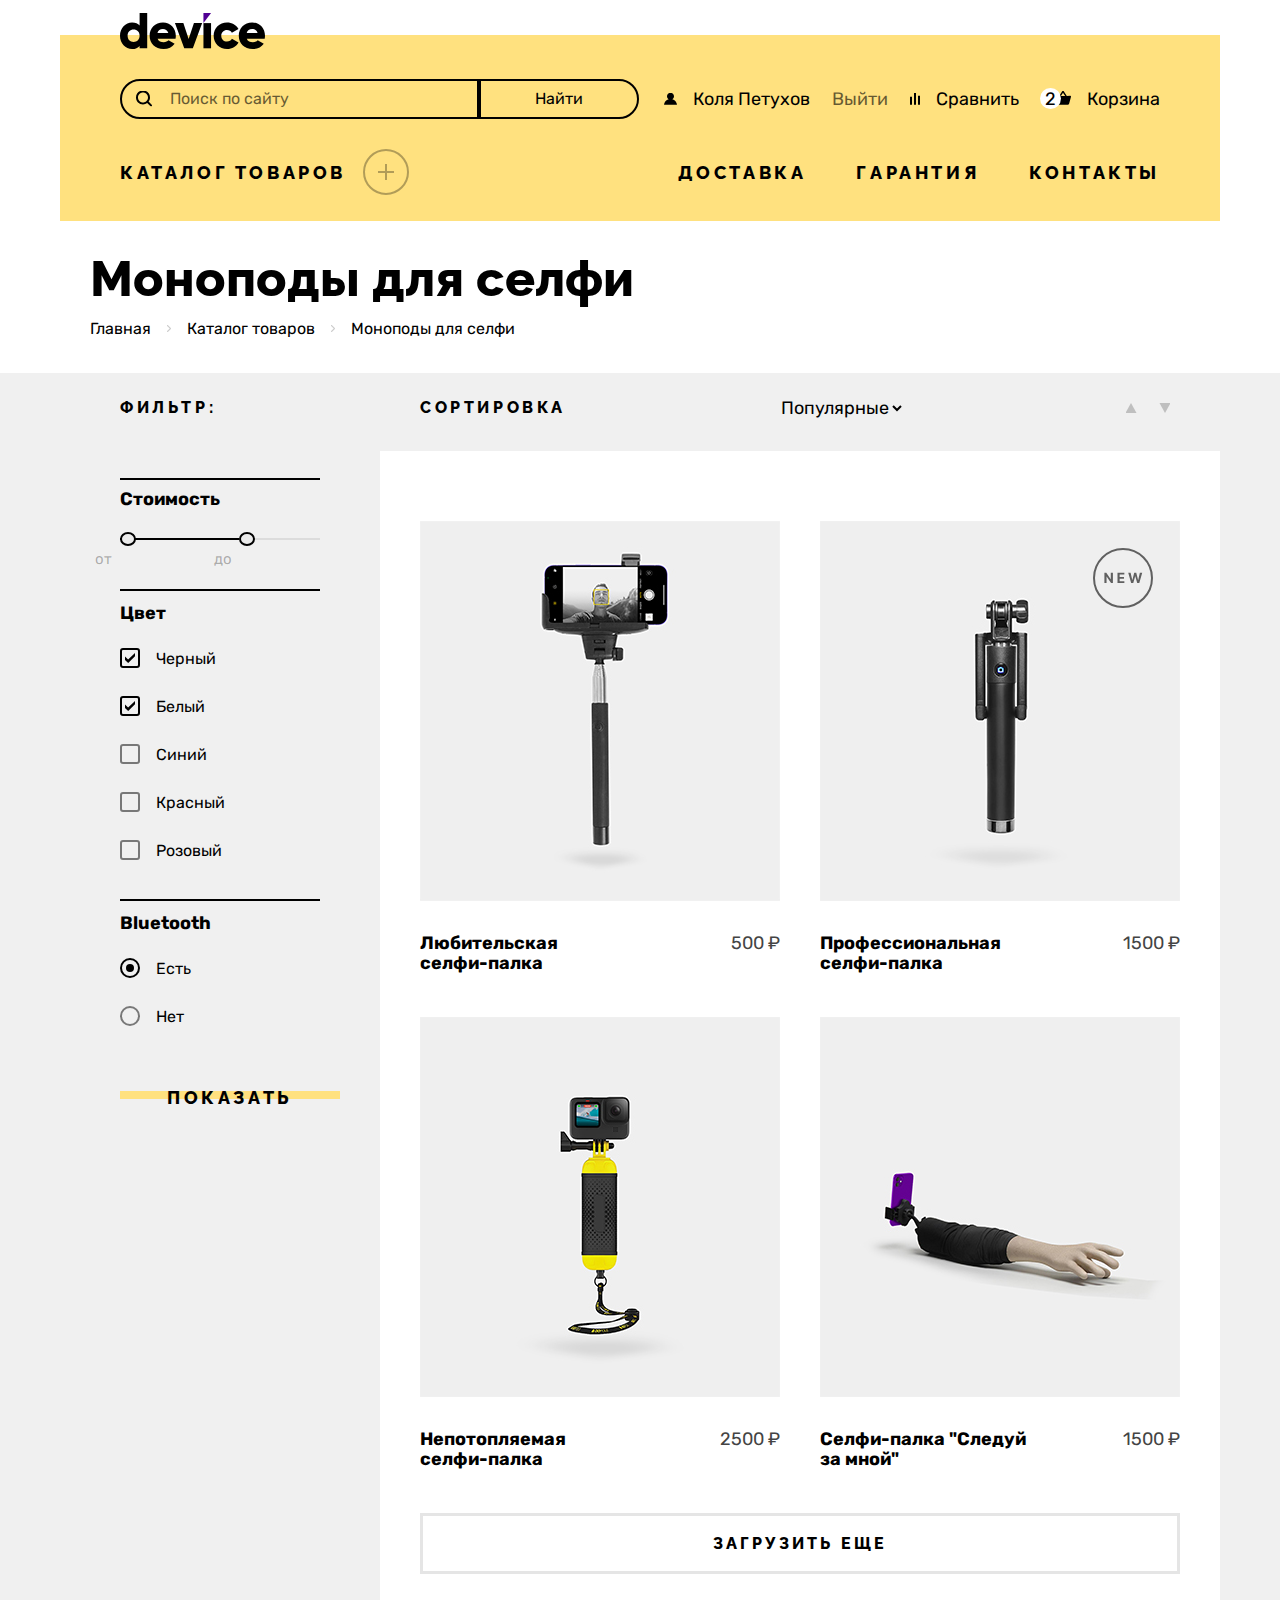
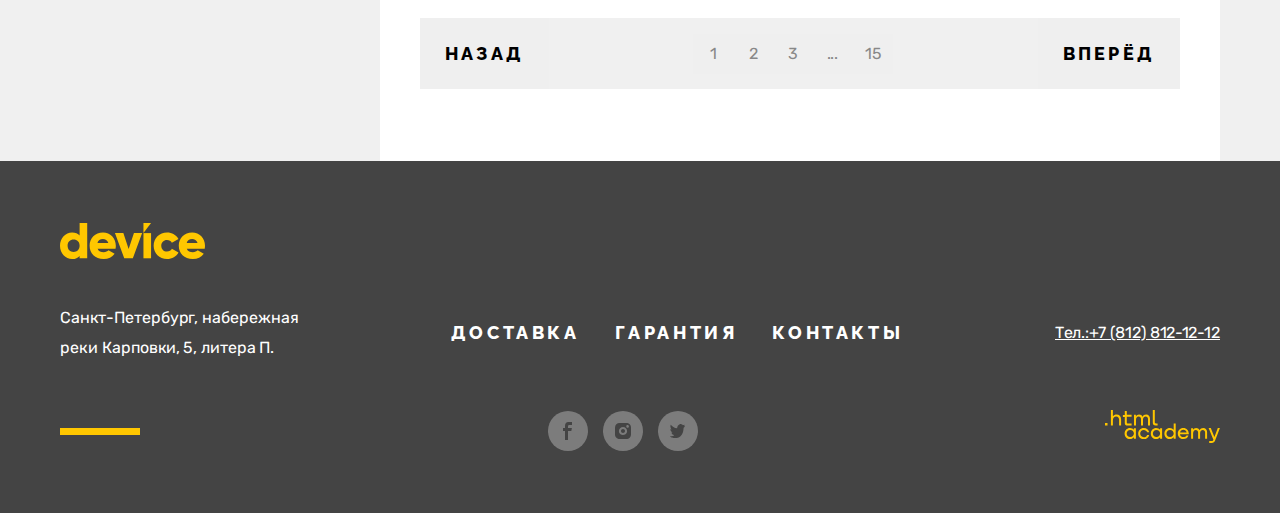
<file: catalog.html>
<!DOCTYPE html>
<html lang="ru">
<head>
    <meta charset="UTF-8">
    <title>Device</title>
    <link rel="stylesheet" href="./styles/styles.css">
</head>
<body>

    <!-- Хедер -->

    <header class="page-header container">
      <a class="header-logo-link" href="https://echo.htmlacademy.ru/">
          <svg class="page-header-logo" aria-hidden="true" focusable="false" width="146.000000" height="36.000000" viewBox="0 0 146 36" fill="none" xmlns="http://www.w3.org/2000/svg" xmlns:xlink="http://www.w3.org/1999/xlink">
            <desc>
                Created with Pixso.
            </desc>
            <defs/>
            <path id="Vector" d="M27.21 0L27.21 35.3L19.61 35.3L19.61 32.89C17.91 34.8 15.51 36 12.1 36C5.5 36 0 30.2 0 22.7C0 15.2 5.5 9.39 12.1 9.39C15.51 9.39 18.01 10.6 19.61 12.5L19.61 0L27.21 0ZM19.61 22.7C19.61 18.89 17.11 16.5 13.6 16.5C10.1 16.5 7.6 18.89 7.6 22.7C7.6 26.5 10.1 28.89 13.6 28.89C17.11 28.8 19.61 26.5 19.61 22.7Z" fill="#000000" fill-opacity="1.000000" fill-rule="nonzero"/>
            <path id="Vector" d="M43.72 29.2C45.83 29.2 47.53 28.39 48.53 27.29L54.63 30.79C52.13 34.2 48.43 36 43.62 36C35.02 36 29.62 30.2 29.62 22.7C29.62 15.2 35.02 9.39 43.02 9.39C50.43 9.39 55.83 15.09 55.83 22.7C55.83 23.79 55.73 24.79 55.53 25.7L37.62 25.7C38.62 28.29 40.92 29.2 43.72 29.2ZM48.33 20.09C47.53 17.2 45.23 16.09 42.92 16.09C40.02 16.09 38.12 17.5 37.42 20.09L48.33 20.09Z" fill="#000000" fill-opacity="1.000000" fill-rule="nonzero"/>
            <path id="Vector" d="M82.15 10.1L72.84 35.3L64.24 35.3L54.93 10.1L63.34 10.1L68.64 26.1L73.95 10.1C73.95 10.1 82.15 10.1 82.15 10.1Z" fill="#000000" fill-opacity="1.000000" fill-rule="nonzero"/>
            <path id="Vector" d="M83.45 10.1L91.06 10.1L91.06 35.3L83.45 35.3L83.45 10.1Z" fill="#000000" fill-opacity="1.000000" fill-rule="nonzero"/>
            <path id="Vector" d="M93.66 22.7C93.66 15.2 99.36 9.39 107.07 9.39C111.97 9.39 116.28 12 118.48 15.89L111.87 19.7C110.97 17.89 109.17 16.89 106.97 16.89C103.67 16.89 101.27 19.29 101.27 22.7C101.27 26.2 103.67 28.5 106.97 28.5C109.17 28.5 111.07 27.39 111.87 25.7L118.48 29.5C116.38 33.39 112.07 36 107.07 36C99.36 36 93.66 30.2 93.66 22.7Z" fill="#000000" fill-opacity="1.000000" fill-rule="nonzero"/>
            <path id="Vector" d="M132.89 29.2C134.99 29.2 136.69 28.39 137.69 27.29L143.79 30.79C141.29 34.2 137.59 36 132.79 36C124.18 36 118.78 30.2 118.78 22.7C118.78 15.2 124.28 9.39 132.19 9.39C139.59 9.39 145 15.09 145 22.7C145 23.79 144.89 24.79 144.7 25.7L126.78 25.7C127.78 28.29 130.09 29.2 132.89 29.2ZM137.59 20.09C136.79 17.2 134.49 16.09 132.19 16.09C129.28 16.09 127.38 17.5 126.68 20.09L137.59 20.09Z" fill="#000000" fill-opacity="1.000000" fill-rule="nonzero"/>
            <path id="Vector" d="M83.45 0L83.45 10.1L91.06 0L83.45 0Z" fill="#510094" fill-opacity="1.000000" fill-rule="nonzero"/>
          </svg>            
      </a>
      <nav class="navigation-header">
          <ul class="navigation-user">
              <li class="navigation-user-item">
                  <form class="search" action="https://echo.htmlacademy.ru/" method="get">
                      <label class="visually-hidden" >Поиск</label>
                      <input class="search-input" required type="text"  name="search" placeholder="Поиск по сайту">
                      <button class="search-button" type="submit" >Найти</button>
                    </form>
              </li>
              <li class="navigation-user-item">
                <a class="navigation-user-link user" href="https://echo.htmlacademy.ru/">
                  <svg class="svg-login" aria-hidden="true" focusable="false" width="13.000000" height="12.000000" viewBox="0 0 13 12" fill="none" xmlns="http://www.w3.org/2000/svg" xmlns:xlink="http://www.w3.org/1999/xlink">
                    <defs/>
                    <path id="Vector" d="M0 11.78L13 11.78C12.8 9.18 10.89 6.98 8.3 6.28C9.3 5.68 10 4.58 10 3.28C10 1.38 8.39 -0.22 6.5 -0.22C4.6 -0.22 3 1.38 3 3.28C3 4.58 3.69 5.68 4.69 6.28C2.1 6.98 0.19 9.18 0 11.78Z" fill="#000000" fill-opacity="1.000000" fill-rule="nonzero"/>
                  </svg>
                  Коля Петухов
                </a>
              </li>
              <li class="navigation-user-item unlogin-item">
              <a class="navigation-user-link unlogin" href="https://echo.htmlacademy.ru/">
                Выйти
              </a>
              </li>
              <li class="navigation-user-item compare-item">
                  <a class="navigation-user-link compare" href="https://echo.htmlacademy.ru/">
                    <svg class="svg-compare" aria-hidden="true" focusable="false" width="10.000000" height="12.000000" viewBox="0 0 10 12" fill="none" xmlns="http://www.w3.org/2000/svg" xmlns:xlink="http://www.w3.org/1999/xlink">
                      <defs/>
                      <path id="Vector" d="M6 -0.22L4 -0.22L4 11.78L6 11.78L6 -0.22ZM8 2.78L10 2.78L10 11.78L8 11.78L8 2.78ZM2 3.78L0 3.78L0 11.78L2 11.78L2 3.78Z" fill="#000000" fill-opacity="1.000000" fill-rule="evenodd"/>
                    </svg>
                    Сравнить</a>
              </li>
              <li class="navigation-user-item">
                  <a class="navigation-user-link cart" href="https://echo.htmlacademy.ru/">
                    <svg class="svg-cart" aria-hidden="true" focusable="false" width="16.000000" height="14.000000" viewBox="0 0 16 14" fill="none" xmlns="http://www.w3.org/2000/svg" xmlns:xlink="http://www.w3.org/1999/xlink">
                      <defs/>
                      <path id="Vector" d="M15.3 4.78L11.8 4.98L8.6 0.08C8.5 -0.12 8.19 -0.22 8 -0.22C7.8 -0.22 7.5 -0.12 7.39 0.08L4.19 4.98L0.69 4.98C0.3 4.98 0 5.28 0 5.68C0 5.78 0 5.78 0 5.88L1.89 12.68C2.1 13.38 2.6 13.78 3.3 13.78L12.7 13.78C13.39 13.78 13.89 13.38 14.1 12.68L16 5.78C16 5.68 16 5.68 16 5.58C16 5.18 15.7 4.78 15.3 4.78ZM8 1.68L10.2 4.88L5.89 4.88L8 1.68Z" fill="#000000" fill-opacity="1.000000" fill-rule="nonzero"/>
                    </svg>                      
                    Корзина
                  </a>
                  <div class="popover popover-cart">
                    <ul class="cart-item-list">
                      <li class="cart-item">
                        <a class="cart-item-link" href="https://echo.htmlacademy.ru/">
                          <img src="./img/product-2.png" width="39px" height="43px" alt="">
                          <p class="cart-item-title">Любительская <br>селфи-палка</p>
                        </a>
                        <button type="button" class="cart-item-button">
                          <span class="visually-hidden">Удалить из корзины</span>
                        </button>
                      </li>
                      <li class="cart-item">
                        <a class="cart-item-link" href="https://echo.htmlacademy.ru/">
                          <img src="./img/product-2-right.png" width="39px" height="43px" alt="">
                          <p class="cart-item-title">Профессиональная <br>селфи-палка</p>
                        </a>
                        <button type="button" class="cart-item-button">
                          <span class="visually-hidden">Удалить из корзины</span>
                        </button>
                      </li>
                    </ul>
                    <ul class="cart-count-list">
                      <li class="count-item">
                        <p class="count-product">Товаров:</p>
                        <p class="count-product-quantity">2</p>
                      </li>
                      <li class="count-item">
                        <p class="count-sum">Сумма:</p>
                        <p class="count-sum-item">2000 ₽</p>
                      </li>
                    </ul>
                    <div class="cart-button-box">
                      <a class="cart-button" href="https://echo.htmlacademy.ru/">
                        открыть корзину
                      </a>
                    </div>
                  </div>
              </li>
          </ul>
          <div class="navigation-site">
           <ul class="navigation-site-list">
              <li class="navigation-site-item">
                <button class="navigation-site-button" type="button">
                  <p class="navigation-site-button-title">Каталог товаров</p>
                  <span class="navigation-site-button-plus"></span>
                  <div class="backgroundfone inner-header">
                  </div>
                </button>
                <ul class="navigation-site-catalog">
                  <li class="navigation-site-catalog-item">
                    <a class="navigation-site-catalog-link catalog-link-active" href="https://echo.htmlacademy.ru/">Виртуальная реальность</a>
                  </li>
                  <li class="navigation-site-catalog-item">
                    <a class="navigation-site-catalog-link" href="https://echo.htmlacademy.ru/">Моноподы для селфи</a>
                  </li>
                  <li class="navigation-site-catalog-item">
                    <a class="navigation-site-catalog-link" href="https://echo.htmlacademy.ru/">Экшн-камеры</a>
                  </li>
                  <li class="navigation-site-catalog-item">
                    <a class="navigation-site-catalog-link" href="https://echo.htmlacademy.ru/">Фитнес-браслеты</a>
                  </li>
                  <li class="navigation-site-catalog-item">
                    <a class="navigation-site-catalog-link" href="https://echo.htmlacademy.ru/">Умные часы</a>
                  </li>
                  <li></li>
                  <li class="navigation-site-catalog-item">
                    <a class="navigation-site-catalog-link" href="https://echo.htmlacademy.ru/">Квадрокоптеры</a>
                  </li>
                </ul>
              </li>
              <li class="navigation-site-catalog-item right-item">
                <ul class="navigation-site-list right-list">
                  <li class="navigation-site-item">
                    <a class="navigation-site-link" href="https://echo.htmlacademy.ru/">Доставка</a>
                  </li>
                  <li class="navigation-site-item">
                    <a class="navigation-site-link" href="https://echo.htmlacademy.ru/">Гарантия</a>
                  </li>
                  <li class="navigation-site-item">
                    <a class="navigation-site-link" href="https://echo.htmlacademy.ru/">Контакты</a>
                  </li>
                </ul>
              </li>
            </ul>
          </div>
      </nav>
  </header>
    
    <!-- Мейн страница -->

    <main class="main-inner">

        <!-- Титл и хлебные крошки -->

        <div class="title-breadcrumps container">
            <h1 class="breadcrumbs-title title">Моноподы для селфи</h1>
            <ul class="breadcrumbs">
                <li class="breadcrumbs-item">
                  <a class="breadcrumbs-link" href="index.html">Главная</a>
                </li>
                <li class="breadcrumbs-item">
                  <a class="breadcrumbs-link" href="#">Каталог товаров</a>
                </li>
                <li class="breadcrumbs-item">
                  <a class="breadcrumbs-link">Моноподы для селфи</a>
                </li>
              </ul>
        </div>

        <!-- Секция товаров -->

        <section class="catalog-products">

            <!-- Фильтр -->

            <div class="catalog-products-box container">
              <div class="filter-container">
                  <h2 class="filter-title">Фильтр:</h2>
                  <form class="catalog-filter" action="https://echo.htmlacademy.ru/" method="get">
                    <fieldset class="catalog-filter-group price">
                      <legend class="catalog-filter-title title-range">Стоимость</legend>
                      <div class="range">
                        <div class="range-scale" style="width: 200px;">
                          <div class="range-bar" style="width: 119px;">
                            <button class="range-toggle toggle-min" type="button">
                              <span class="visually-hidden">Изменить минимальную цену.</span>
                              <label class="catalog-filter-label">
                                от <input class="range-input" type="number" name="min-price">
                              </label>
                            </button>
                            <button class="range-toggle toggle-max" type="button">
                              <span class="visually-hidden">Изменить максимальную цену.</span>
                              <label class="catalog-filter-label">
                                до <input class="range-input" type="number" name="max-price">
                              </label>
                            </button>
                          </div>
                        </div>
                      </div>
                    </fieldset>
                    <fieldset class="catalog-filter-group color">
                      <legend class="catalog-filter-title">Цвет</legend>
                      <ul class="catalog-filter-list">
                        <li class="catalog-filter-item">
                          <label class="control">
                            <input class="visually-hidden color-input" type="checkbox" name="black" checked>
                            <span class="control-mark"></span>
                            <span class="control-label">Черный</span>
                          </label>
                        </li>
                        <li class="catalog-filter-item">
                          <label class="control">
                            <input class="visually-hidden color-input" type="checkbox" name="white" checked>
                            <span class="control-mark"></span>
                            <span class="control-label">Белый</span>
                          </label>
                        </li>
                        <li class="catalog-filter-item">
                          <label class="control">
                            <input class="visually-hidden color-input" type="checkbox" name="blue">
                            <span class="control-mark"></span>
                            <span class="control-label">Синий</span>
                          </label>
                        </li>
                        <li class="catalog-filter-item">
                          <label class="control">
                            <input class="visually-hidden color-input" type="checkbox" name="red" >
                            <span class="control-mark"></span>
                            <span class="control-label">Красный</span>
                          </label>
                        </li>
                        <li class="catalog-filter-item">
                          <label class="control">
                            <input class="visually-hidden color-input" type="checkbox" name="pink" >
                            <span class="control-mark"></span>
                            <span class="control-label">Розовый</span>
                          </label>
                        </li>
                      </ul>
                    </fieldset>
                    <fieldset class="catalog-filter-group b-t">
                      <legend class="catalog-filter-title">Bluetooth</legend>
                      <ul class="catalog-filter-list">
                        <li class="catalog-filter-item">
                          <label class="control">
                            <input class="visually-hidden control-input" type="radio" name="Bluetooth" value="yes" checked>
                            <span class="control-mark"></span>
                            <span class="control-label">Есть</span>
                          </label>
                        </li>
                        <li class="catalog-filter-item">
                          <label class="control">
                            <input class="visually-hidden control-input" type="radio" name="Bluetooth" value="no">
                            <span class="control-mark"></span>
                            <span class="control-label">Нет</span>
                          </label>
                        </li>
                      </ul>
                    </fieldset>
                    <button class="filter-button button" type="submit">Показать</button>
                  </form>
              </div>
              <!-- Сортировка и карточки -->
              <div class="catalog-right-column">
                  <div class="sorting-container">
                    <h2 class="sorting-title" for="sorting">Сортировка</h2>
                    <form class="sorting-type">
                      <select class="select-control" name="sorting" id="sorting">
                        <option value="popular">Популярные</option>
                        <option value="cheap">Дешевые</option>
                        <option value="expensive">Дорогие</option>
                      </select>
                      <button class="visually-hidden" type="submit">Отсортировать продукты</button>
                    </form>
                    <div class="sorting-button-box">
                      <button class="button-up" type="button">
                        <span class="visually-hidden">Список вверх</span>
                      </button>
                      <button class="button-down" type="button">
                        <span class="visually-hidden">Список вниз</span>
                      </button>
                    </div>
                  </div>
                  <ul class="product-list">
                    <li class="product-card">
                      <a class="product-card-link" href="product.html">
                        <img class="product-card-image" src="./img/product-2.png" width="360" height="380" alt="селфи-палка">
                        <span class="product-card-image-button button">Подробнее</span>
                        <div class="title-box">
                          <h3 class="product-card-title">Любительская <br>селфи-палка</h3>
                          <b class="product-card-price">500 ₽</b>
                        </div>
                      </a>
                    </li>
                    <li class="product-card new">
                      <a class="product-card-link" href="product.html">
                        <img class="product-card-image" src="./img/product-2-right.png" width="360" height="380" alt="профессиональная селфи-палка">
                        <span class="product-card-image-button button">Подробнее</span>
                        <div class="title-box">
                          <h3 class="product-card-title">Профессиональная селфи-палка</h3>
                          <b class="product-card-price">1500 ₽</b>
                        </div>
                      </a>
                    </li>
                    <li class="product-card">
                      <a class="product-card-link" href="product.html">
                        <img class="product-card-image" src="./img/product-2-down-left.png" width="360" height="380" alt="Непотопляемая селфи-палка">
                        <span class="product-card-image-button button">Подробнее</span>
                        <div class="title-box">
                          <h3 class="product-card-title">Непотопляемая <br>селфи-палка</h3>
                          <b class="product-card-price">2500 ₽</b>
                        </div>
                      </a>
                    </li>
                    <li class="product-card">
                      <a class="product-card-link" href="product.html">
                        <img class="product-card-image" src="./img/product-2-down-right.png" width="360" height="380" alt="селфи палка-рука">
                        <span class="product-card-image-button button">Подробнее</span>
                        <div class="title-box">
                          <h3 class="product-card-title">Селфи-палка "Следуй за мной"</h3>
                          <b class="product-card-price">1500 ₽</b>
                        </div>
                      </a>
                    </li>
                  </ul>
                  <button class="button-show-more" type="button">Загрузить еще</button>
                  <ul class="pagination">
                    <li class="pagination-item">
                      <button class="pagination-button-prev" type="button">Назад</button>
                    </li>
                    <li class="pagination-item">
                      <button class="pagination-button" type="button">1</button>
                    </li>
                    <li class="pagination-item">
                      <button class="pagination-button" type="button">2</button>
                    </li>
                    <li class="pagination-item">
                      <button class="pagination-button" type="button">3</button>
                    </li>
                    <li class="pagination-item">
                      <button class="pagination-button" type="button">...</button>
                    </li>
                    <li class="pagination-item">
                      <button class="pagination-button" type="button">15</button>
                    </li>
                    <li class="pagination-item">
                      <button class="pagination-button-next" type="button">Вперёд</button>
                    </li>
                  </ul>
                </div>
            </div>
        </section>
    </main>

     <!-- Футер -->
    
     <footer class="page-footer">
      <div class="footer-container container">
          <a class="footer-logo-link" href="https://echo.htmlacademy.ru/">
              <svg class="footer-logo" aria-hidden="true" focusable="false" width="146.000000" height="36.000000" viewBox="0 0 146 36" fill="none" xmlns="http://www.w3.org/2000/svg" xmlns:xlink="http://www.w3.org/1999/xlink">
                <desc>
                    Created with Pixso.
                </desc>
                <defs/>
                <path id="Vector" d="M27.21 0L27.21 35.3L19.61 35.3L19.61 32.89C17.91 34.8 15.51 36 12.1 36C5.5 36 0 30.2 0 22.7C0 15.2 5.5 9.39 12.1 9.39C15.51 9.39 18.01 10.6 19.61 12.5L19.61 0L27.21 0ZM19.61 22.7C19.61 18.89 17.11 16.5 13.6 16.5C10.1 16.5 7.6 18.89 7.6 22.7C7.6 26.5 10.1 28.89 13.6 28.89C17.11 28.8 19.61 26.5 19.61 22.7Z" fill="#FFC700" fill-opacity="1.000000" fill-rule="nonzero"/>
                <path id="Vector" d="M43.72 29.2C45.83 29.2 47.53 28.39 48.53 27.29L54.63 30.79C52.13 34.2 48.43 36 43.62 36C35.02 36 29.62 30.2 29.62 22.7C29.62 15.2 35.02 9.39 43.02 9.39C50.43 9.39 55.83 15.09 55.83 22.7C55.83 23.79 55.73 24.79 55.53 25.7L37.62 25.7C38.62 28.29 40.92 29.2 43.72 29.2ZM48.33 20.09C47.53 17.2 45.23 16.09 42.92 16.09C40.02 16.09 38.12 17.5 37.42 20.09L48.33 20.09Z" fill="#FFC700" fill-opacity="1.000000" fill-rule="nonzero"/>
                <path id="Vector" d="M82.15 10.1L72.84 35.3L64.24 35.3L54.93 10.1L63.34 10.1L68.64 26.1L73.95 10.1C73.95 10.1 82.15 10.1 82.15 10.1Z" fill="#FFC700" fill-opacity="1.000000" fill-rule="nonzero"/>
                <path id="Vector" d="M83.45 10.1L91.06 10.1L91.06 35.3L83.45 35.3L83.45 10.1Z" fill="#FFC700" fill-opacity="1.000000" fill-rule="nonzero"/>
                <path id="Vector" d="M93.66 22.7C93.66 15.2 99.36 9.39 107.07 9.39C111.97 9.39 116.28 12 118.48 15.89L111.87 19.7C110.97 17.89 109.17 16.89 106.97 16.89C103.67 16.89 101.27 19.29 101.27 22.7C101.27 26.2 103.67 28.5 106.97 28.5C109.17 28.5 111.07 27.39 111.87 25.7L118.48 29.5C116.38 33.39 112.07 36 107.07 36C99.36 36 93.66 30.2 93.66 22.7Z" fill="#FFC700" fill-opacity="1.000000" fill-rule="nonzero"/>
                <path id="Vector" d="M132.89 29.2C134.99 29.2 136.69 28.39 137.69 27.29L143.79 30.79C141.29 34.2 137.59 36 132.79 36C124.18 36 118.78 30.2 118.78 22.7C118.78 15.2 124.28 9.39 132.19 9.39C139.59 9.39 145 15.09 145 22.7C145 23.79 144.89 24.79 144.7 25.7L126.78 25.7C127.78 28.29 130.09 29.2 132.89 29.2ZM137.59 20.09C136.79 17.2 134.49 16.09 132.19 16.09C129.28 16.09 127.38 17.5 126.68 20.09L137.59 20.09Z" fill="#FFC700" fill-opacity="1.000000" fill-rule="nonzero"/>
                <path id="Vector" d="M83.45 0L83.45 10.1L91.06 0L83.45 0Z" fill="#FFC700" fill-opacity="1.000000" fill-rule="nonzero"/>
              </svg>                
         </a>            
        <div class="footer-title">
          <address class="footer-adress">Санкт-Петербург, набережная<br>реки Карповки, 5, литера П.</address>
          <ul class="footer-list">
            <li class="footer-item">
              <a class="footer-list-link" href="https://echo.htmlacademy.ru/">Доставка</a>
            </li>
            <li class="footer-item">
              <a class="footer-list-link" href="https://echo.htmlacademy.ru/">Гарантия</a>
            </li>
            <li class="footer-item">
              <a class="footer-list-link" href="https://echo.htmlacademy.ru/">Контакты</a>
            </li>
          </ul>
          <a class="footer-phone" href="tel:88128121212">Тел.:+7 (812) 812-12-12</a>
        </div>
        <div class="footer-pictures">
          <span class="footer-pictures-item"></span>
            <ul class="footer-social-list">
              <li class="footer-social-item">
                <a class="social-button" href="#">
                  <span class="visually-hidden">Фейсбук</span>
                  <svg class="footer-social-svg" aria-hidden="true" focusable="false" width="9.000000" height="18.000000" viewBox="0 0 9 18" fill="none" xmlns="http://www.w3.org/2000/svg" xmlns:xlink="http://www.w3.org/1999/xlink">
                    <desc>
                        Created with Pixso.
                    </desc>
                    <defs/>
                    <path id="Vector" d="M6.5 3L9 3L9 0L5.59 0C2.79 0 2 1.69 2 4.19L2 6L0 6L0 9L2 9L2 18L5 18L5 9L8.29 9L8.9 6L5 6L5 4.5C5 3.69 5.29 3 6.5 3Z" fill="#444444" fill-opacity="1.000000" fill-rule="nonzero"/>
                  </svg>                    
                </a>
              </li>
              <li class="footer-social-item">
                <a class="social-button" href="#">
                  <span class="visually-hidden">Инстаграм</span>
                  <svg class="footer-social-svg" aria-hidden="true" focusable="false" width="16.000000" height="16.000000" viewBox="0 0 16 16" fill="none" xmlns="http://www.w3.org/2000/svg" xmlns:xlink="http://www.w3.org/1999/xlink">
                    <desc>
                        Created with Pixso.
                    </desc>
                    <defs/>
                    <path id="Vector" d="M11.3 0C12.7 0 13.8 0.39 14.7 1.3C15.6 2.1 16 3.3 16 4.69L16 11.3C16 12.7 15.5 13.8 14.7 14.7C13.9 15.6 12.7 16 11.3 16L4.7 16C3.4 16 2.29 15.6 1.4 14.7C0.4 13.89 0 12.7 0 11.3L0 4.69C0 1.89 1.9 0 4.7 0L11.3 0ZM11.3 3.39C11.3 4.19 11.9 4.69 12.6 4.69C13.3 4.69 13.9 4.1 13.9 3.39C13.9 2.69 13.3 2.1 12.6 2.1C11.8 2.1 11.3 2.6 11.3 3.39ZM3.9 8C3.9 10.3 5.79 12.1 8 12.1C10.2 12.1 12.1 10.3 12.1 8C12.1 5.69 10.2 3.89 8 3.89C5.79 3.89 3.9 5.69 3.9 8ZM10 8C10 9.1 9.1 10 8 10C6.89 10 6 9.1 6 8C6 6.89 6.89 6 8 6C9.1 6 10 6.89 10 8Z" fill="#444444" fill-opacity="1.000000" fill-rule="evenodd"/>
                  </svg>                    
                </a>
              </li>
              <li class="footer-social-item">
                <a class="social-button" href="#">
                  <span class="visually-hidden">Твиттер</span>
                  <svg class="footer-social-svg" aria-hidden="true" focusable="false" width="15.000000" height="15.000000" viewBox="0 0 15 15" fill="none" xmlns="http://www.w3.org/2000/svg" xmlns:xlink="http://www.w3.org/1999/xlink">
                    <desc>
                        Created with Pixso.
                    </desc>
                    <defs/>
                    <path id="Vector" d="M9.7 0.15C11.2 -0.35 12.3 0.45 12.9 1.25C13.4 1.05 14 0.85 14.6 0.65C14.6 1.45 14.1 2.05 13.8 2.25C14.5 2.45 15 1.85 15 1.85C14.9 2.75 14.1 3.55 13.6 3.75C13.4 10.05 10.8 14.15 4.7 14.05C4.2 14.05 4.79 14.05 4.29 14.05C4 14.05 0.59 13.65 0 12.25C2 12.45 3.4 11.85 4.09 11.15C3.29 10.85 1.7 10.75 1.5 8.35C1.79 8.55 2 8.65 2.59 8.55C1.5 7.75 0.29 7.05 0.4 5.05C0.7 5.35 1.29 5.55 1.59 5.45C1 5.25 -0.21 2.35 0.79 0.85C2.4 2.55 4.09 4.25 7.09 4.35C7.29 2.25 8.09 0.85 9.7 0.15Z" fill="#444444" fill-opacity="1.000000" fill-rule="nonzero"/>
                  </svg>                    
                </a>
              </li>
            </ul>
          <a class="htmlacademy-link" href="https://htmlacademy.ru/">
            <svg class="footer-htmlacademy-svg" aria-hidden="true" focusable="false" width="115.000000" height="33.000000" viewBox="0 0 115 33" fill="none" xmlns="http://www.w3.org/2000/svg" xmlns:xlink="http://www.w3.org/1999/xlink">
              <defs/>
              <path id="Vector" d="M11.6 4.5C10 4.5 8.8 5.19 8 6.19L7.9 6.19L7.9 0L5.9 0L5.9 15.5L7.9 15.5L7.9 10.2C7.9 8.1 9.19 6.6 11.2 6.6C13 6.6 14.1 8 14.1 9.8L14.1 15.5L16.1 15.5L16.1 9.39C16.1 9.32 16.1 9.24 16.1 9.17C16.1 6.3 14.23 4.5 11.6 4.5ZM47.8 12.7C47.8 14.39 48.8 15.39 50.6 15.39L52.6 15.39L52.6 13.39L50.9 13.39C50.2 13.39 49.8 13 49.8 12.3L49.8 0L47.8 0L47.8 12.7ZM26.6 4.8L21.8 4.8L21.8 1.1L19.79 1.1L19.79 4.89L17.9 4.89L17.9 6.89L19.79 6.89L19.79 12.89C19.79 14.6 20.8 15.6 22.5 15.6L26.6 15.6L26.6 13.6L22.9 13.6C22.2 13.6 21.8 13.2 21.8 12.5L21.8 6.8L26.6 6.8L26.6 4.8ZM41.1 4.6C39.5 4.6 38.2 5.39 37.59 6.69L37.5 6.69C36.9 5.5 35.7 4.6 34.09 4.6C32.7 4.6 31.6 5.39 31 6.39L30.9 6.39L30.9 4.8L29 4.8L29 15.39L31 15.39L31 10C31 8 32 6.5 33.59 6.5C35.09 6.5 36 7.5 36 9.1L36 15.39L38 15.39L38 9.8C38 7.39 39.4 6.5 40.59 6.5C42.1 6.5 43 7.5 43 9.1L43 15.39L45 15.39L45 8.89C45 8.82 45 8.74 45 8.66C45 6.28 43.52 4.6 41.1 4.6ZM0 12.89L0 15.5L2.5 15.5L2.5 12.89L0 12.89ZM68.69 19.79C67.8 18.7 66.5 17.89 64.8 17.89C61.7 17.89 59.4 20.2 59.4 23.5C59.4 26.8 61.6 29.1 64.8 29.1C66.5 29.1 67.8 28.3 68.6 27.3L68.69 27.3L68.69 28.8L70.69 28.8L70.69 13.39L68.69 13.39L68.69 19.79ZM28.9 19.7C28 18.6 26.7 17.89 25 17.89C21.9 17.89 19.6 20.2 19.6 23.5C19.6 26.8 21.9 29.1 25 29.1C26.8 29.1 28 28.3 28.8 27.2L28.9 27.2L28.9 28.8L30.9 28.8L30.9 18.2L28.9 18.2L28.9 19.7ZM44.2 22C43.7 19.6 41.6 17.89 38.8 17.89C35.4 17.89 33.2 20.39 33.2 23.5C33.2 26.6 35.4 29.1 38.8 29.1C41.6 29.1 43.7 27.3 44.2 24.89L42.1 24.89C41.7 26.2 40.4 27.2 38.8 27.2C36.59 27.2 35.2 25.6 35.2 23.6C35.2 21.6 36.59 20 38.8 20C40.4 20 41.6 21 42.1 22.2L44.2 22.2L44.2 22ZM55.1 19.7C54.2 18.6 52.9 17.89 51.2 17.89C48.1 17.89 45.8 20.2 45.8 23.5C45.8 26.8 48.1 29.1 51.2 29.1C53 29.1 54.2 28.3 55 27.2L55.1 27.2L55.1 28.8L57.1 28.8L57.1 18.2L55.1 18.2L55.1 19.7ZM78.3 17.89C75 17.89 72.8 20.39 72.8 23.5C72.8 26.5 74.9 29.1 78.3 29.1C80.8 29.1 82.8 27.8 83.5 25.5L81.4 25.5C80.9 26.5 79.8 27.1 78.4 27.1C76.5 27.1 75.1 25.8 75 24.2L83.8 24.2C83.8 24.04 83.81 23.89 83.81 23.75C83.81 20.37 81.65 17.89 78.3 17.89ZM98.2 17.89C96.6 17.89 95.3 18.7 94.6 19.89L94.5 19.89C93.9 18.7 92.7 17.89 91.1 17.89C89.7 17.89 88.6 18.6 88 19.7L88 18.2L86.1 18.2L86.1 28.8L88.1 28.8L88.1 23.39C88.1 21.39 89.1 20 90.7 19.89C92.2 19.89 93.1 20.89 93.1 22.5L93.1 28.8L95.1 28.8L95.1 23.2C95.1 20.8 96.5 19.89 97.7 19.89C99.2 19.89 100.1 20.89 100.1 22.5L100.1 28.8L102.1 28.8L102.1 22.3C102.1 22.21 102.1 22.13 102.1 22.05C102.1 19.58 100.62 17.89 98.2 17.89ZM109.4 27L105.8 18.1L103.6 18.1L108.4 29.7C108.1 30.6 107.7 30.89 106.7 30.89L104.2 30.89L104.2 32.89L106.7 32.89C108.5 32.89 109.5 32.1 110.2 30.3L114.9 18.1L112.8 18.1L109.4 27ZM78.3 19.79C80 19.79 81.3 20.8 81.6 22.39L75.1 22.39C75.4 20.89 76.6 19.79 78.3 19.79ZM25.3 27.1C23.1 27.1 21.7 25.5 21.7 23.5C21.7 21.5 23.1 19.89 25.3 19.89C27.5 19.89 28.9 21.5 28.9 23.5C28.9 25.39 27.5 27.1 25.3 27.1ZM51.5 27.1C49.3 27.1 47.9 25.5 47.9 23.5C47.9 21.5 49.3 19.89 51.5 19.89C53.7 19.89 55.1 21.5 55.1 23.5C55.1 25.39 53.6 27.1 51.5 27.1ZM65.1 27.1C62.9 27.1 61.5 25.5 61.5 23.5C61.5 21.5 62.9 19.89 65.1 19.89C67.3 19.89 68.69 21.5 68.69 23.5C68.6 25.5 67.19 27.1 65.1 27.1Z" fill="#FFC700" fill-opacity="1.000000" fill-rule="evenodd"/>
            </svg>              
          </a>
        </div>
      </div>
  </footer>
</body>
</html>
</file>
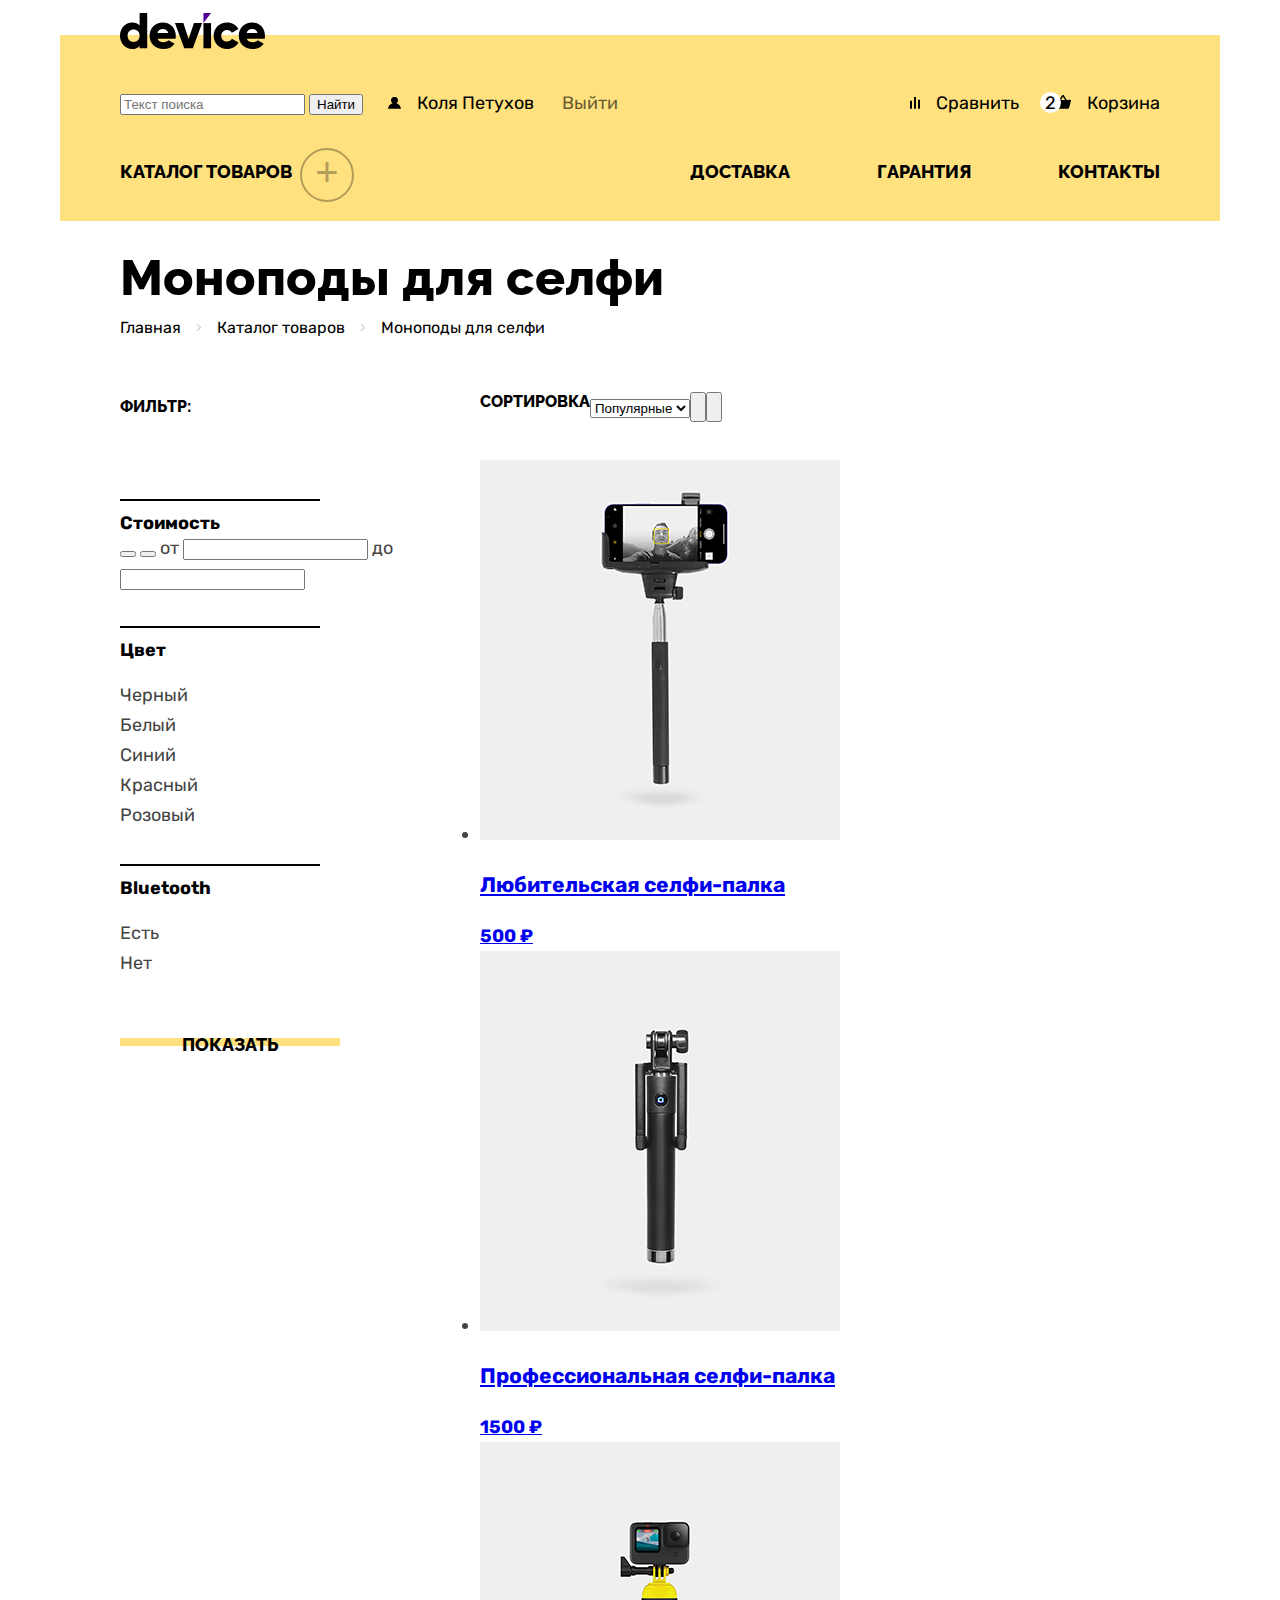
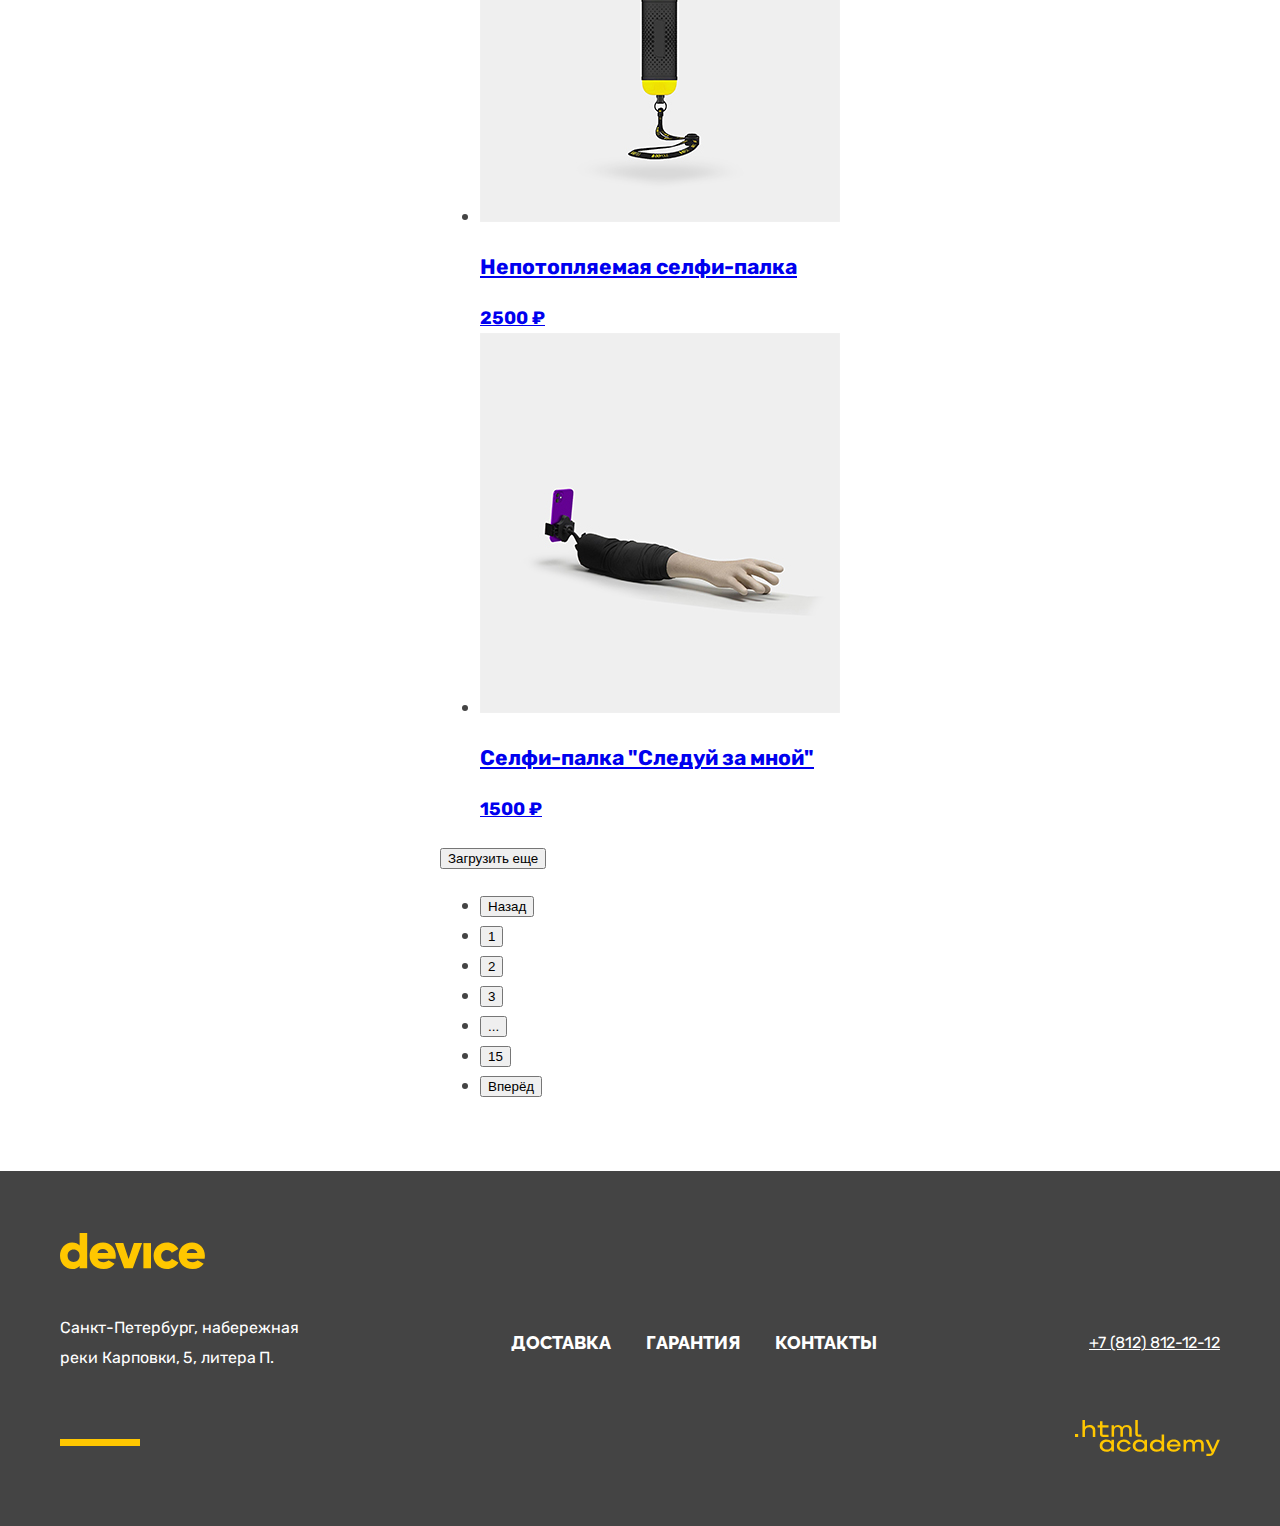
<file: device 2/catalog.html>
<!DOCTYPE html>
<html lang="ru">
<head>
    <meta charset="UTF-8">
    <title>Device</title>
    <link rel="stylesheet" href="./styles/styles.css">
</head>
<body>

    <!-- Хедер -->

    <header class="page-header container">
      <a class="header-logo-link" href="https://echo.htmlacademy.ru/">
          <svg class="page-header-logo" aria-hidden="true" focusable="false" width="146.000000" height="36.000000" viewBox="0 0 146 36" fill="none" xmlns="http://www.w3.org/2000/svg" xmlns:xlink="http://www.w3.org/1999/xlink">
            <desc>
                Created with Pixso.
            </desc>
            <defs/>
            <path id="Vector" d="M27.21 0L27.21 35.3L19.61 35.3L19.61 32.89C17.91 34.8 15.51 36 12.1 36C5.5 36 0 30.2 0 22.7C0 15.2 5.5 9.39 12.1 9.39C15.51 9.39 18.01 10.6 19.61 12.5L19.61 0L27.21 0ZM19.61 22.7C19.61 18.89 17.11 16.5 13.6 16.5C10.1 16.5 7.6 18.89 7.6 22.7C7.6 26.5 10.1 28.89 13.6 28.89C17.11 28.8 19.61 26.5 19.61 22.7Z" fill="#000000" fill-opacity="1.000000" fill-rule="nonzero"/>
            <path id="Vector" d="M43.72 29.2C45.83 29.2 47.53 28.39 48.53 27.29L54.63 30.79C52.13 34.2 48.43 36 43.62 36C35.02 36 29.62 30.2 29.62 22.7C29.62 15.2 35.02 9.39 43.02 9.39C50.43 9.39 55.83 15.09 55.83 22.7C55.83 23.79 55.73 24.79 55.53 25.7L37.62 25.7C38.62 28.29 40.92 29.2 43.72 29.2ZM48.33 20.09C47.53 17.2 45.23 16.09 42.92 16.09C40.02 16.09 38.12 17.5 37.42 20.09L48.33 20.09Z" fill="#000000" fill-opacity="1.000000" fill-rule="nonzero"/>
            <path id="Vector" d="M82.15 10.1L72.84 35.3L64.24 35.3L54.93 10.1L63.34 10.1L68.64 26.1L73.95 10.1C73.95 10.1 82.15 10.1 82.15 10.1Z" fill="#000000" fill-opacity="1.000000" fill-rule="nonzero"/>
            <path id="Vector" d="M83.45 10.1L91.06 10.1L91.06 35.3L83.45 35.3L83.45 10.1Z" fill="#000000" fill-opacity="1.000000" fill-rule="nonzero"/>
            <path id="Vector" d="M93.66 22.7C93.66 15.2 99.36 9.39 107.07 9.39C111.97 9.39 116.28 12 118.48 15.89L111.87 19.7C110.97 17.89 109.17 16.89 106.97 16.89C103.67 16.89 101.27 19.29 101.27 22.7C101.27 26.2 103.67 28.5 106.97 28.5C109.17 28.5 111.07 27.39 111.87 25.7L118.48 29.5C116.38 33.39 112.07 36 107.07 36C99.36 36 93.66 30.2 93.66 22.7Z" fill="#000000" fill-opacity="1.000000" fill-rule="nonzero"/>
            <path id="Vector" d="M132.89 29.2C134.99 29.2 136.69 28.39 137.69 27.29L143.79 30.79C141.29 34.2 137.59 36 132.79 36C124.18 36 118.78 30.2 118.78 22.7C118.78 15.2 124.28 9.39 132.19 9.39C139.59 9.39 145 15.09 145 22.7C145 23.79 144.89 24.79 144.7 25.7L126.78 25.7C127.78 28.29 130.09 29.2 132.89 29.2ZM137.59 20.09C136.79 17.2 134.49 16.09 132.19 16.09C129.28 16.09 127.38 17.5 126.68 20.09L137.59 20.09Z" fill="#000000" fill-opacity="1.000000" fill-rule="nonzero"/>
            <path id="Vector" d="M83.45 0L83.45 10.1L91.06 0L83.45 0Z" fill="#510094" fill-opacity="1.000000" fill-rule="nonzero"/>
          </svg>            
      </a>
      <nav class="navigation-header">
          <ul class="navigation-user">
              <li class="navigation-user-item">
                  <form class="search" action="https://echo.htmlacademy.ru/" method="get">
                      <label class="visually-hidden" >Поиск</label>
                      <input type="text"  name="search" placeholder="Текст поиска">
                      <button class="search-button" type="submit" >Найти</button>
                    </form>
              </li>
              <li class="navigation-user-item">
                  <a class="navigation-user-link user" href="https://echo.htmlacademy.ru/">
                    <svg class="svg-login" aria-hidden="true" focusable="false" width="13.000000" height="12.000000" viewBox="0 0 13 12" fill="none" xmlns="http://www.w3.org/2000/svg" xmlns:xlink="http://www.w3.org/1999/xlink">
                      <defs/>
                      <path id="Vector" d="M0 11.78L13 11.78C12.8 9.18 10.89 6.98 8.3 6.28C9.3 5.68 10 4.58 10 3.28C10 1.38 8.39 -0.22 6.5 -0.22C4.6 -0.22 3 1.38 3 3.28C3 4.58 3.69 5.68 4.69 6.28C2.1 6.98 0.19 9.18 0 11.78Z" fill="#000000" fill-opacity="1.000000" fill-rule="nonzero"/>
                    </svg>
                    Коля Петухов
                  </a>
              </li>
              <li class="navigation-user-item">
                <a class="navigation-user-link unlogin" href="https://echo.htmlacademy.ru/">
                  Выйти
                </a>
            </li>
              <li class="navigation-user-item compare-item">
                  <a class="navigation-user-link compare" href="https://echo.htmlacademy.ru/">
                    <svg class="svg-compare" aria-hidden="true" focusable="false" width="10.000000" height="12.000000" viewBox="0 0 10 12" fill="none" xmlns="http://www.w3.org/2000/svg" xmlns:xlink="http://www.w3.org/1999/xlink">
                      <defs/>
                      <path id="Vector" d="M6 -0.22L4 -0.22L4 11.78L6 11.78L6 -0.22ZM8 2.78L10 2.78L10 11.78L8 11.78L8 2.78ZM2 3.78L0 3.78L0 11.78L2 11.78L2 3.78Z" fill="#000000" fill-opacity="1.000000" fill-rule="evenodd"/>
                    </svg>
                    Сравнить</a>
              </li>
              <li class="navigation-user-item">
                  <a class="navigation-user-link cart" href="https://echo.htmlacademy.ru/">
                    <svg class="svg-cart" aria-hidden="true" focusable="false" width="16.000000" height="14.000000" viewBox="0 0 16 14" fill="none" xmlns="http://www.w3.org/2000/svg" xmlns:xlink="http://www.w3.org/1999/xlink">
                      <defs/>
                      <path id="Vector" d="M15.3 4.78L11.8 4.98L8.6 0.08C8.5 -0.12 8.19 -0.22 8 -0.22C7.8 -0.22 7.5 -0.12 7.39 0.08L4.19 4.98L0.69 4.98C0.3 4.98 0 5.28 0 5.68C0 5.78 0 5.78 0 5.88L1.89 12.68C2.1 13.38 2.6 13.78 3.3 13.78L12.7 13.78C13.39 13.78 13.89 13.38 14.1 12.68L16 5.78C16 5.68 16 5.68 16 5.58C16 5.18 15.7 4.78 15.3 4.78ZM8 1.68L10.2 4.88L5.89 4.88L8 1.68Z" fill="#000000" fill-opacity="1.000000" fill-rule="nonzero"/>
                    </svg>                      
                    Корзина</a>
              </li>
          </ul>
          <div class="navigation-site">
            <button class="navigation-site-button" type="button">
              <p class="navigation-site-button-title">Каталог товаров</p>
            </button>
            <ul class="navigation-site-list">
                <li class="navigation-site-item">
                    <a class="navigation-site-link" href="https://echo.htmlacademy.ru/">Доставка</a>
                </li>
                <li class="navigation-site-item">
                    <a class="navigation-site-link" href="https://echo.htmlacademy.ru/">Гарантия</a>
                </li>
                <li class="navigation-site-item">
                    <a class="navigation-site-link" href="https://echo.htmlacademy.ru/">Контакты</a>
                </li>
            </ul>
          </div>
          <ul class="navigation-site-catalog">
            <li class="navigation-site-catalog-item">
              <a class="navigation-site-catalog-link" href="https://echo.htmlacademy.ru/">Виртуальная реальность</a>
            </li>
            <li class="navigation-site-catalog-item">
              <a class="navigation-site-catalog-link" href="https://echo.htmlacademy.ru/">Моноподы для селфи</a>
            </li>
            <li class="navigation-site-catalog-item">
              <a class="navigation-site-catalog-link" href="https://echo.htmlacademy.ru/">Экшн-камеры</a>
            </li>
            <li class="navigation-site-catalog-item">
              <a class="navigation-site-catalog-link" href="https://echo.htmlacademy.ru/">Фитнес-браслеты</a>
            </li>
            <li class="navigation-site-catalog-item">
              <a class="navigation-site-catalog-link" href="https://echo.htmlacademy.ru/">Умные часы</a>
            </li>
            <li></li>
            <li class="navigation-site-catalog-item">
              <a class="navigation-site-catalog-link" href="https://echo.htmlacademy.ru/">Квадрокоптеры</a>
            </li>
          </ul>
      </nav>
      <div class="background-header-inner"></div>
  </header>
    
    <!-- Мейн страница -->

    <main class="main-inner container">

        <!-- Титл и хлебные крошки -->

        <div class="title-breadcrumps">
            <h1 class="breadcrumbs-title title">Моноподы для селфи</h1>
            <ul class="breadcrumbs">
                <li class="breadcrumbs-item">
                  <a class="breadcrumbs-link" href="index.html">Главная</a>
                </li>
                <li class="breadcrumbs-item">
                  <a class="breadcrumbs-link" href="#">Каталог товаров</a>
                </li>
                <li class="breadcrumbs-item">
                  <a class="breadcrumbs-link">Моноподы для селфи</a>
                </li>
              </ul>
        </div>

        <!-- Секция товаров -->

        <section class="catalog-products">

            <!-- Фильтр -->

            <div class="filter-container">
                <h2 class="filter-title">Фильтр:</h2>
                <form class="catalog-filter" action="https://echo.htmlacademy.ru/" method="get">
                  <fieldset class="catalog-filter-group price">
                    <legend class="catalog-filter-title">Стоимость</legend>
                    <button class="range-toggle toggle-min" type="button">
                      <span class="visually-hidden">Изменить минимальную цену.</span>
                    </button>
                    <button class="range-toggle toggle-max" type="button">
                      <span class="visually-hidden">Изменить максимальную цену.</span>
                    </button>
                    <label class="catalog-filter-label">
                      от <input class="catalog-filter-input" type="number" name="min-price">
                    </label>
                    <label class="catalog-filter-label">
                      до <input class="catalog-filter-input" type="number" name="max-price">
                    </label>
                  </fieldset>
                  <fieldset class="catalog-filter-group color">
                    <legend class="catalog-filter-title">Цвет</legend>
                    <ul class="catalog-filter-list">
                      <li class="catalog-filter-item">
                        <label class="control">
                          <input class="visually-hidden color-input" type="checkbox" name="black" checked>
                          <span class="control-mark"></span>
                          <span class="control-label">Черный</span>
                        </label>
                      </li>
                      <li class="catalog-filter-item">
                        <label class="control">
                          <input class="visually-hidden color-input" type="checkbox" name="white" checked>
                          <span class="control-mark"></span>
                          <span class="control-label">Белый</span>
                        </label>
                      </li>
                      <li class="catalog-filter-item">
                        <label class="control">
                          <input class="visually-hidden color-input" type="checkbox" name="blue" >
                          <span class="control-mark"></span>
                          <span class="control-label">Синий</span>
                        </label>
                      </li>
                      <li class="catalog-filter-item">
                        <label class="control">
                          <input class="visually-hidden color-input" type="checkbox" name="red" >
                          <span class="control-mark"></span>
                          <span class="control-label">Красный</span>
                        </label>
                      </li>
                      <li class="catalog-filter-item">
                        <label class="control">
                          <input class="visually-hidden color-input" type="checkbox" name="pink" >
                          <span class="control-mark"></span>
                          <span class="control-label">Розовый</span>
                        </label>
                      </li>
                    </ul>
                  </fieldset>
                  <fieldset class="catalog-filter-group b-t">
                    <legend class="catalog-filter-title">Bluetooth</legend>
                    <ul class="catalog-filter-list">
                      <li class="catalog-filter-item">
                        <label class="control">
                          <input class="visually-hidden control-input" type="radio" name="Bluetooth" value="yes" checked>
                          <span class="control-mark"></span>
                          <span class="control-label">Есть</span>
                        </label>
                      </li>
                      <li class="catalog-filter-item">
                        <label class="control">
                          <input class="visually-hidden control-input" type="radio" name="Bluetooth" value="no">
                          <span class="control-mark"></span>
                          <span class="control-label">Нет</span>
                        </label>
                      </li>
                    </ul>
                  </fieldset>
                  <button class="filter-button button" type="submit">Показать</button>
                </form>
            </div>

            <!-- Сортировка и карточки -->

            <div class="catalog-right-column">
                <div class="sorting-container">
                  <h2 class="sorting-title" for="sorting">Сортировка</h2>
                  <form class="sorting-type">
                    <select class="select-control" name="sorting" id="sorting">
                      <option value="popular">Популярные</option>
                      <option value="cheap">Дешевые</option>
                      <option value="expensive">Дорогие</option>
                    </select>
                    <button class="visually-hidden" type="submit">Отсортировать продукты</button>
                  </form>
                  <button class="button-up" type="button">
                    <span class="visually-hidden">Список вверх</span>
                  </button>
                  <button class="button-down" type="button">
                    <span class="visually-hidden">Список вниз</span>
                  </button>
                </div>
                <ul class="product-list">
                  <li class="product-card">
                    <a class="product-card-link" href="product.html">
                      <img class="product-card-image" src="./img/product-2.png" width="360" height="380" alt="селфи-палка">
                      <div class="title-box">
                        <h3 class="product-card-title">Любительская селфи-палка</h3>
                        <b class="product-card-price">500 ₽</b>
                      </div>
                    </a>
                  </li>
                  <li class="product-card">
                    <a class="product-card-link" href="product.html">
                      <img class="product-card-image" src="./img/product-2-right.png" width="360" height="380" alt="профессиональная селфи-палка">
                      <div class="title-box">
                        <h3 class="product-card-title">Профессиональная селфи-палка</h3>
                        <b class="product-card-price">1500 ₽</b>
                      </div>
                    </a>
                  </li>
                  <li class="product-card">
                    <a class="product-card-link" href="product.html">
                      <img class="product-card-image" src="./img/product-2-down-left.png" width="360" height="380" alt="Непотопляемая селфи-палка">
                      <div class="title-box">
                        <h3 class="product-card-title">Непотопляемая селфи-палка</h3>
                        <b class="product-card-price">2500 ₽</b>
                      </div>
                    </a>
                  </li>
                  <li class="product-card">
                    <a class="product-card-link" href="product.html">
                      <img class="product-card-image" src="./img/product-2-down-right.png" width="360" height="380" alt="селфи палка-рука">
                      <div class="title-box">
                        <h3 class="product-card-title">Селфи-палка "Следуй за мной"</h3>
                        <b class="product-card-price">1500 ₽</b>
                      </div>
                    </a>
                  </li>
                </ul>
                <button class="button-show-more" type="button">Загрузить еще</button>
                <ul class="pagination">
                  <li class="pagination-item">
                    <button class="pagination-button-prev" type="button">Назад</button>
                  </li>
                  <li class="pagination-item">
                    <button class="pagination-button" type="button">1</button>
                  </li>
                  <li class="pagination-item">
                    <button class="pagination-button" type="button">2</button>
                  </li>
                  <li class="pagination-item">
                    <button class="pagination-button" type="button">3</button>
                  </li>
                  <li class="pagination-item">
                    <button class="pagination-button" type="button">...</button>
                  </li>
                  <li class="pagination-item">
                    <button class="pagination-button" type="button">15</button>
                  </li>
                  <li class="pagination-item">
                    <button class="pagination-button-next" type="button">Вперёд</button>
                  </li>
                </ul>
              </div>
        </section>
    </main>

     <!-- Футер -->
    
     <footer class="page-footer">
        <div class="footer-container container">
            <a class="footer-logo-link" href="https://echo.htmlacademy.ru/">
                <svg class="footer-logo" aria-hidden="true" focusable="false" width="145.000000" height="36.000000" viewBox="0 0 145 36" fill="none" xmlns="http://www.w3.org/2000/svg" xmlns:xlink="http://www.w3.org/1999/xlink">
                    <desc>
                            Created with Pixso.
                    </desc>
                    <defs/>
                    <path id="Vector" d="M27.2 0L27.2 35.3L19.6 35.3L19.6 32.89C17.9 34.8 15.5 36 12.1 36C5.5 36 0 30.2 0 22.7C0 15.2 5.5 9.39 12.1 9.39C15.5 9.39 18 10.6 19.6 12.5L19.6 0L27.2 0ZM19.6 22.7C19.6 18.89 17.1 16.5 13.6 16.5C10.1 16.5 7.6 18.89 7.6 22.7C7.6 26.5 10.1 28.89 13.6 28.89C17.1 28.8 19.6 26.5 19.6 22.7Z" fill="#FFC700" fill-opacity="1.000000" fill-rule="nonzero"/>
                    <path id="Vector" d="M43.7 29.2C45.8 29.2 47.5 28.39 48.5 27.29L54.6 30.79C52.1 34.2 48.4 36 43.6 36C35 36 29.6 30.2 29.6 22.7C29.6 15.2 35 9.39 43 9.39C50.4 9.39 55.8 15.09 55.8 22.7C55.8 23.79 55.7 24.79 55.5 25.7L37.59 25.7C38.59 28.29 40.9 29.2 43.7 29.2ZM48.3 20.09C47.5 17.2 45.2 16.09 42.9 16.09C40 16.09 38.09 17.5 37.4 20.09L48.3 20.09Z" fill="#FFC700" fill-opacity="1.000000" fill-rule="nonzero"/>
                    <path id="Vector" d="M82.1 10.1L72.8 35.3L64.19 35.3L54.9 10.1L63.3 10.1L68.6 26.1L73.9 10.1C73.9 10.1 82.1 10.1 82.1 10.1Z" fill="#FFC700" fill-opacity="1.000000" fill-rule="nonzero"/>
                    <path id="Vector" d="M83.4 10.1L91 10.1L91 35.3L83.4 35.3L83.4 10.1Z" fill="#FFC700" fill-opacity="1.000000" fill-rule="nonzero"/>
                    <path id="Vector" d="M93.6 22.7C93.6 15.2 99.3 9.39 107 9.39C111.9 9.39 116.2 12 118.4 15.89L111.8 19.7C110.9 17.89 109.1 16.89 106.9 16.89C103.6 16.89 101.2 19.29 101.2 22.7C101.2 26.2 103.6 28.5 106.9 28.5C109.1 28.5 111 27.39 111.8 25.7L118.4 29.5C116.3 33.39 112 36 107 36C99.3 36 93.6 30.2 93.6 22.7Z" fill="#FFC700" fill-opacity="1.000000" fill-rule="nonzero"/>
                    <path id="Vector" d="M132.8 29.2C134.89 29.2 136.6 28.39 137.6 27.29L143.7 30.79C141.2 34.2 137.5 36 132.7 36C124.1 36 118.7 30.2 118.7 22.7C118.7 15.2 124.2 9.39 132.1 9.39C139.5 9.39 144.89 15.09 144.89 22.7C144.89 23.79 144.8 24.79 144.6 25.7L126.7 25.7C127.7 28.29 130 29.2 132.8 29.2ZM137.5 20.09C136.7 17.2 134.39 16.09 132.1 16.09C129.2 16.09 127.3 17.5 126.6 20.09L137.5 20.09Z" fill="#FFC700" fill-opacity="1.000000" fill-rule="nonzero"/>
                </svg> 
           </a>            
          <div class="footer-title">
            <address class="footer-adress">Санкт-Петербург, набережная<br>реки Карповки, 5, литера П.</address>
            <ul class="footer-list">
              <li class="footer-item">
                <a class="footer-list-link" href="https://echo.htmlacademy.ru/">Доставка</a>
              </li>
              <li class="footer-item">
                <a class="footer-list-link" href="https://echo.htmlacademy.ru/">Гарантия</a>
              </li>
              <li class="footer-item">
                <a class="footer-list-link" href="https://echo.htmlacademy.ru/">Контакты</a>
              </li>
            </ul>
            <a class="footer-phone" href="tel:88128121212">+7 (812) 812-12-12</a>
          </div>
          <div class="footer-pictures">
            <span class="footer-pictures-item"></span>
            <section class="footer-social">
              <ul class="footer-social-list">
                <li class="footer-social-item">
                  <a class="button" href="#">
                    <span class="visually-hidden">Фейсбук</span>
                  </a>
                </li>
                <li class="footer-social-item">
                  <a class="button" href="#">
                    <span class="visually-hidden">Инстаграм</span>
                  </a>
                </li>
                <li class="footer-social-item">
                  <a class="button" href="#">
                    <span class="visually-hidden">Твиттер</span>
                  </a>
                </li>
              </ul>
            </section>
            <a class="htmlacademy-link" href="https://htmlacademy.ru/">
              <img class="footer-contacts-logo" src="./img/footerlogoacademy.svg" width="145" height="36" alt="htmlacademy">
            </a>
          </div>
        </div>
    </footer>
</body>
</html>
</file>
<file: styles/styles.css>
@font-face {
    font-family: "raleway";
    font-style: normal;
    font-weight: 800;
    src: url("../fonts/raleway/raleway-800.woff2") format("woff2");
    font-display: swap;
}
@font-face {
    font-family: "rubik";
    font-style: normal;
    font-weight: 400;
    src: url("../fonts/rubik/rubik-400.woff2") format("woff2");
    font-display: swap;
}
@font-face {
    font-family: "rubik";
    font-style: normal;
    font-weight: 700;
    src: url("../fonts/rubik/rubik-700.woff2") format("woff2");
    font-display: swap;
}
  
html {
    height: 100%;
}

body {
    margin: 0;
    display: flex;
    flex-direction: column;
    min-height: 100%;
    font-family: "rubik", sans-serif;
    font-size: 18px;
    line-height: 30px;
    font-weight: 400;
    background-color: rgba(255, 255, 255, 1);
    color: rgba(68, 68, 68, 1);
}
.main-index {
    flex-grow: 1;
}
.visually-hidden {
    position: absolute;
    width: 1px;
    height: 1px;
    margin: -1px;
    padding: 0;
    border: 0;
    clip: rect(0 0 0 0);
    overflow: hidden;
}
/* Стили повторяющихся классов!!! титл , баттон и тд. */
.title {
    color: rgba(0, 0, 0, 1);
    font-family: "raleway",sans-serif;
    font-size: 50px;
    font-weight: 800;
    line-height: 50px;
    margin: 0;
    padding: 0;
}
.button {
    color: rgba(0, 0, 0, 1);
    font-family: "raleway",sans-serif;
    font-size: 18px;
    font-weight: 800;
    text-align: center;
    letter-spacing: 3.6px;
    text-transform: uppercase;
    text-decoration: none;
    padding: 10px 0px 10px 0px;
    position: relative;
    height: 40px;
    box-sizing: border-box;
    display: flex;
    justify-content: center;
    align-items: center;
    background: none;
    border: 0;
    z-index: 1;
}
.button::before {
    content: "";
    position: absolute;
    height: 8px;
    background-color: rgb(255, 225, 127);
    left: 0px;
    right: 0px;
    z-index: -1;
    top: 35%;
}
.button:hover {
    background-color: rgb(255, 225, 127);
    transition: 1s;
}
.button:focus {
    outline: 2px solid rgb(175, 79, 255);
    outline-offset: 3px;
}
.button:active {
    background-color: rgb(255, 204, 51);
}
.button:disabled {
    opacity: 0.3;
}
button {
    cursor: pointer;
}

/*Контейнер*/

.container {
    width: 1160px;
    margin: 0 auto;
}

/* Главная страница!! индекс */
/* Хедер  */

.page-header {
    margin-top: 13px;
    padding: 0px 60px;
    box-sizing: border-box;
    position: relative;
}
.header-logo-link {
    display: block;
}
.page-header-logo {
    display: block;
}
.header-logo-link:hover {
    opacity: 0.6;
}
.header-logo-link:focus {
    outline: 2px solid rgb(175, 79, 255);
    outline-offset: 3px; 
}
.header-logo-link:active {
    opacity: 0.3;
}

/* Навигация хедера */

.navigation-header {
    margin-top: 30px;
}

/* Навигация юзера, первый ряд навигации */

.navigation-user {
    display: flex;
    list-style-type: none;
    margin: 0;
    padding: 0;
    align-items: center;
}

/* Инпут поиск */

.search{
    display: flex;
    position: relative;
    box-sizing: border-box;
}

.search-input {
    margin:0;
    width: 359px;
    padding: 8px 10px 8px 48px;
    color: rgb(0, 0, 0);
    font-family: "rubik",sans-serif;
    font-size: 16px;
    line-height: 20px;
    border: 2px solid rgb(0, 0, 0);
    border-top-left-radius: 50px;
    border-bottom-left-radius: 50px;
    background-color: transparent;
    box-sizing: border-box;
}
.search::before {
    content: "";
    position: absolute;
    width: 16px;
    height: 16px;
    top: 50%;
    transform: translateY(-50%);
    left: 16px;
    background-image: url(../img/search.svg);
    background-repeat: no-repeat;
    background-position: center;

}

.search-input::placeholder {
    color: rgb(0, 0, 0);
    font-family: "rubik",sans-serif;
    font-size: 16px;
    line-height: 20px;
    opacity: 0.6; 
}
.search-input:focus {
    outline: 2px solid rgb(175, 79, 255);
    outline-offset: 2px;
}
.search-input:disabled {
    opacity: 0.2;
}
.search-button {
    margin: 0;
    padding: 8px 0px;
    width: 160px;
    border: 2px solid rgb(0, 0, 0);
    color: rgb(0, 0, 0);
    font-family: "rubik",sans-serif;
    font-size: 16px;
    line-height: 20px;
    background-color: transparent;
    border-top-right-radius: 50px;
    border-bottom-right-radius: 50px;
    box-sizing: border-box;
}
.search-button:hover {
    background-color: black;
    color: white;
}
.search-button:focus {
    outline: 2px solid rgb(175, 79, 255);
    outline-offset: 2px;
}
.search-button:active {
    color: rgba(255, 255, 255, 0.3);
}
.search-button:disabled {
    opacity: 0.3;
}
.navigation-user-link {
    text-decoration: none;
    color: black;
}
.navigation-user-item {
    position: relative;
}
.navigation-user-item:nth-child(1) {
    margin-right: 25px;
}
.compare-item {
    margin-left: auto;
    margin-right: 36px;
}
.navigation-user-link:hover {
    opacity: 0.6;
}
.navigation-user-link:focus {
    outline: 2px solid rgb(175, 79, 255);
    outline-offset: 3px;
}
.navigation-user-link:active {
    opacity: 0.3;
}

.svg-login {
    margin-right: 12px;
}
.svg-compare {
    margin-right: 12px;
}
.svg-cart {
    margin-right: 12px;
}
.cart {
    position: relative;
}
.cart::before {
    content: "2";
    position: absolute;
    width: 21px;
    height: 21px;
    display: flex;
    align-items: center;
    justify-content: center;
    left: -15px;
    top: 0px;
    background-color: white;
    border-radius: 50%;
}
.popover {
    position: absolute;
    width: 320px;
    background-color: black;
    left: -140px;
    top: 36px;
    z-index: 1;
    display: none;
}
.popover-open {
    display: block;
}
.popover::before {
    content: "";
    position: absolute;
    width: 14px;
    height: 6px;
    background: url(../img/arrow-cart.svg) center no-repeat;
    left: 50%;
    transform: translateX(-50%);
    top: -5px;
}
.cart-item-list {
    padding: 0;
    margin: 0;
    list-style-type: none;
}
.cart-item {
    display: flex;
    align-items: start;
    padding: 20px;
}
.cart-item-link {
    display: flex;
    color: rgb(255, 255, 255);
    text-decoration: none;
    font-size: 16px;
    line-height: 20px;
    align-items: start;
}
.cart-item-link img {
    margin-right: 23px;
}
.cart-item-link:hover {
    opacity: 0.6;
}
.cart-item-link:focus {
    outline: 2px solid rgb(175, 79, 255);
    outline-offset: 2px;
}
.cart-item-link:active {
    opacity: 0.3;
}
.cart-item-title {
    padding: 0;
    margin: 0;
}
.cart-item-button {
    border: none;
    margin-left: auto;
    width: 10px;
    height: 10px;
    background: url(../img/X-button-cart.svg) center no-repeat;
}
.cart-item-button:hover {
    opacity: 0.6;
}
.cart-item-button:focus {
    outline: 2px solid rgb(175, 79, 255);
    outline-offset: 2px;
}
.cart-item-button:active {
    opacity: 0.3;
}
.cart-count-list {
    padding: 0;
    margin: 0;
    list-style-type: none;
    display: flex;
    background: rgb(26, 26, 26);
    padding: 20px;
    justify-content: space-between;
}
.count-item {
    display: flex;
}
.count-product,
.count-sum {
    margin: 0;
    padding: 0;
    color: white;
    font-size: 16px;
    line-height: 20px;
    margin-right: 5px;
}
.count-product-quantity,
.count-sum-item {
    margin: 0;
    padding: 0;
    color: white;
    font-size: 16px;
    line-height: 20px;
}
.cart-button-box {
    padding: 20px;
}
.cart-button {
    display: block;
    text-decoration: none;
    text-transform: uppercase;
    text-align: center;
    color: rgb(0, 0, 0);
    font-family: "raleway",sans-serif;
    font-size: 18px;
    font-weight: 800;
    line-height: 21px;
    letter-spacing: 3.6px;
    background-color: white;
    padding: 15px 0px;
}
.cart-button:hover {
    background-color: rgb(255, 225, 127);
}
.cart-button:focus {
    outline: 2px solid rgb(175, 79, 255);
    outline-offset: 2px;
}
.cart-button:active {
    background-color: rgb(255, 225, 127);
    opacity: 0.3;
}

/* Навигация сайта, второй ряд навигации */

.navigation-site {
    display: flex;
    margin-top: 30px;
    color: rgba(0, 0, 0, 1);
    font-family: "raleway",sans-serif;
    font-size: 18px;
    font-weight: 800;
    line-height: 21px;
    text-transform: uppercase;
}
.navigation-site-list {
    list-style-type: none;
    display: flex;
    margin: 0;
    padding: 0;
    width: 100%;
}
.navigation-site-link {
    display: block;
    text-decoration: none;
    color: rgba(0, 0, 0, 1);
    padding: 13px 0px;
    letter-spacing: 3.6px;
}
.right-item {
    margin-left: auto;
    position: relative;
}
.right-list {
    display: grid;
    grid-template-columns: repeat(3,auto);
    gap: 20px 50px;
}
.navigation-site-link:hover ,
.navigation-site-link-curent:hover {
    opacity: 0.6;
}
.navigation-site-link:focus ,
.navigation-site-link-curent:focus {
    outline: 2px solid rgb(175, 79, 255);
    outline-offset: 3px;
}
.navigation-site-link:active ,
.navigation-site-link-curent:active{
    opacity: 0.3;
}
.navigation-site-link-curent {
    text-decoration: underline 2px;
    text-underline-offset: 4px;
    color: rgba(0, 0, 0, 1);
}

/* ебаная кнопка навигации с всплывающим окном */

.navigation-site-button {
    list-style-type: none;
    border: none;
    padding: 0;
    margin: 0;
    background: none;
    display: flex;
    align-items: center;
    cursor: pointer;
}
.navigation-site-button:hover .navigation-site-button-plus{
    opacity: 1;
}
.navigation-site-button:focus {
    outline: 2px solid rgb(175, 79, 255);
    outline-offset: 2px;
}
.navigation-site-button:active .navigation-site-button-plus {
    opacity: 1;
}
.navigation-site-button-plus {
    position: relative;
    box-sizing: border-box;
    width: 46px;
    height: 46px;
    border: 2px solid rgb(0, 0, 0);
    opacity: 0.3;
    border-radius: 50%;
    margin-left: 17px;
}
.navigation-site-button-plus::before {
    content: "";
    position: absolute;
    width: 16px;
    height: 2px;
    left: 50%;
    top: 50%;
    transform: translate(-50%,-50%);
    background-color: black;
}
.navigation-site-button-plus::after {
    content: "";
    position: absolute;
    width: 16px;
    height: 2px;
    left: 50%;
    top: 50%;
    transform: translate(-50%,-50%) rotate(90deg);
    background-color: black;
}
.navigation-site-button-title {
    padding: 0;
    margin: 0;
    color: rgba(0, 0, 0, 1);
    font-family: "raleway",sans-serif;
    font-size: 18px;
    font-weight: 800;
    line-height: 21px;
    text-transform: uppercase;
    letter-spacing: 3.6px;
}
.navigation-site-item:first-of-type:focus-within .navigation-site-catalog {
    display: grid;
}
.navigation-site-item:first-of-type:focus-within .navigation-site-button-plus::after {
    content: none;
}
.navigation-site-list:focus-within .right-item {
    position: relative;
    margin-left: -176px;
}
.navigation-site-item:first-of-type:focus-within .backgroundfone {
    top: 110px;
    transition: 1s;
}

/* Всплывающий раздел каталога */

.navigation-site-catalog {
    margin: 0;
    padding: 0;
    margin-top: 14px;
    display: grid;
    list-style-type: none;
    grid-template-rows: 1fr 1fr 1fr;
    grid-template-columns: repeat(3,211px);
    grid-auto-flow: column;
    gap: 20px 50px;
    text-decoration: none;
    color: rgb(0, 0, 0);
    font-family: "rubik",sans-serif;
    font-size: 16px;
    font-weight: 400;
    line-height: 18px;
    text-transform: none;
    display: none;
}
.navigation-site-catalog-link {
    text-decoration: none;
    color: rgb(0, 0, 0);
    font-family: "rubik",sans-serif;
    font-size: 16px;
    font-weight: 400;
    line-height: 18px;
}
.catalog-link-active {
    border-bottom: 1px solid black;
}
.navigation-site-catalog-link:hover {
    opacity: 0.6;
}
.navigation-site-catalog-link:focus {
    outline: 2px solid rgb(175, 79, 255);
    outline-offset: 2px;
}
.navigation-site-catalog-link:active {
    opacity: 0.3;
}

/* Слайдер главной страницы */

.backgroundfone {
    position: absolute;
    background-color:rgb(255, 225, 127);
    height: 300px;
    width: 1160px;
    top: 22px;
    left: 0px;
    z-index: -1;
}
.gallery-number {
    position: absolute;
    color: rgb(255, 255, 255);
    font-family: "rubik",sans-serif;
    font-size: 180px;
    font-weight: 700;
    line-height: 30px;
    padding: 0;
    margin: 0;
    bottom: 35px;
    right: 49px;
}
.gallery {
    display: grid;
    grid-template-columns: 1fr 1fr;
    grid-template-rows: repeat(5, auto);
    column-gap: 40px;
}
.gallery-slider {
    grid-area: 1/1/6/2;
    position: relative;
}
.slider-image {
    display: block;
}
.gallery-title {
    grid-area: 2/2/3/3;
    margin-bottom: 40px;
}
.gallery-text {
    grid-area: 3/2/4/3;
    padding: 0;
    margin: 0;
    margin-bottom: 51px;
}
.slider-button-box {
    position: absolute;
    display: flex;
    width: 530px;
    justify-content: space-between;
    top:38%;
    right: 0px;
}
.slider-button {
    padding: 0;
    border: 0;
}
.slider-button:hover {
    opacity: 0.6;
}
.slider-button:active {
    opacity: 0.3;
}
.slider-button:focus {
    outline: 2px solid rgb(175, 79, 255);
    outline-offset: 3px;
}
.slider-prev {
    background: url(../img/arrow-prev.svg) no-repeat 100%;
    width: 20px;
    height: 60px;
}
.slider-next {
    background: url(../img/arrow-next.svg) no-repeat 100%;
    width: 20px;
    height: 60px;
}

/* Блок пагинации с кнопкой */

.gallery-pagination {
    grid-area: 4/2/5/3;
    display: flex;
    margin-bottom: 49px;
}
.gallery-pagination-list {
    display: grid;
    grid-template-columns: repeat(3,auto);
    column-gap: 20px;
    list-style-type: none;
    padding: 0;
    margin: 0;
}
.gallery-pagination-button {
    box-sizing: border-box;
    width: 12px;
    height: 12px;
    border: 2px solid black;
    border-radius: 50%;
    padding: 0;
    margin: 0;
}
.gallery-pagination-button:hover {
    opacity: 0.6;
}
.gallery-pagination-button:active{
    opacity: 0.3;
}
.gallery-pagination-button:focus {
    outline: 2px solid rgb(175, 79, 255);
    outline-offset: 3px;
}
.gallery-pagination-button-current {
    background-color: black;
}
.gallery-pagination-button-current:hover {
    opacity: 0.6;
}
.gallery-pagination-button-current:active {
    opacity: 0.3;
}
.gallery-pagination-button-current:focus {
    outline: 2px solid rgb(175, 79, 255);
    outline-offset: 3px; 
}
.gallery-link {
    width: 220px;
    margin-right: auto;
}
/* Слайдер - характеристики внизу */

.gallery-characteristics-list {
    grid-area: 5/2/6/3;
    display: flex;
    list-style-type: none;
    padding: 0;
    margin: 0;
    margin-bottom: 38px;
}
.gallery-characteristics-item {
    display: flex;
    flex-direction: column;
    margin-right: 20px;
}
.gallery-characteristics-price {
    color: rgba(0, 0, 0, 1);
    font-size: 36px;
    font-weight: 400;
}
.gallery-characteristics-name {
    font-size: 16px;
    margin-top: 12px;
}




/* Каталог категорий  */

.catalog {
    margin-top: 71px;
}

.category-list {
    padding: 0;
    margin: 0;
    display: grid;
    grid-template-columns: repeat(6,160px);
    gap: 40px;
    list-style-type: none;
}
.category-link {
    text-decoration: none;
    color: rgba(0, 0, 0, 1);
    display: block;
}
.category-link:focus {
    outline: 2px solid rgb(175, 79, 255);
    outline-offset: 3px;
}
.category-link:hover .category-img-box {
    background-color: rgb(255, 204, 51);
}

.category-link:active {
    opacity: 0.3;
}
.category-img-box {
    width: 160px;
    height: 160px;
    background-color: rgba(255, 225, 127, 1);
    display: flex;
    justify-content: center;
    align-items: center;
}
.monopod {
    align-self: flex-end;
}
.category-title {
    font-family: "raleway",sans-serif;
    font-weight: 800;
    line-height: 24px;
    padding: 0;
    margin: 0;
    margin-top: 32px;
    letter-spacing: -0.3px;
    padding-bottom: 12px;
}

/*  Блок сервиса */
.services {
    background: linear-gradient(rgb(255,255,255) 0%,rgb(255,255,255) 32%,rgb(240,240,240) 32%,rgb(240,240,240) 100%);
}

.services-box {
    display: grid;
    grid-template-columns: 280px 873px;
    gap: 7px;
    margin-top: 70px;
}
.services-right-column {
    display: flex;
    padding: 72px 63px 73px 116px;
}
.services-text {
    padding: 0;
    margin: 0;
    margin-top: 34px;
    font-size: 18px;
    font-family: "rubik",sans-serif;
    font-weight: 400;
}
.services-img {
    margin-left: 108px;
    align-self: center;
}
.services-list {
    width: 280px;
    list-style-type: none;
    padding: 64px 0 65px 0;
    margin: 0;
    display: grid;
    grid-template-rows: repeat(3,40px);
    gap: 35px;
    border-right: 7px solid black;
}
.services-button {
    width: 160px;
}
.services-button-current {
    background-color: black;
}
.services-button-current .button::before {
    content: none;
}
.services-button-current .button {
    color: rgb(255, 225, 127);
}
.services-button-current .button:hover {
    background-color: black;
}
.services-button-current .button:focus {
    outline: none;
    outline-offset: 3px;
}
.services-button-current .button:active {
    background-color: black;
}
.services-button-current .button:disabled {
    opacity: 0.3;
}


/* Доставка */

.delivery {
    background-color: rgb(240,240,240);
}

.delivery-link {
    display: flex;
    margin-top: 142px;
    text-decoration: none;
    color: black;
    align-items: center;
}
.delivery-link:hover .delivery-img-box {
    background-color: rgb(255, 199, 0);
}
.delivery-link:hover .info {
    opacity: 1;
}
.delivery-link:active {
    opacity: 0.5;
}
.delivery-link:focus {
    outline: 2px solid rgb(175, 79, 255);
}
.delivery-img-box {
    width: 125px;
    height: 100px;
    margin-right: auto;
    display: flex;
    justify-content: center;
    align-items: center;
    background-color: rgb(255, 225, 127);
}
.delivery-title {
    color: rgb(0, 0, 0);
    font-family: "raleway",sans-serif;
    font-size: 20px;
    font-weight: 800;
    letter-spacing: 20%;
    text-align: center;
    text-transform: uppercase;
    padding: 0;
    margin: 0;
}
.delivery-button-place {
    width: 125px;
    height: 100px;
    margin-left: auto;
    display: flex;
    justify-content: center;
    align-items: center;
    position: relative;
}
.info {
    width: 40px;
    height: 40px;
    border-radius: 50%;
    background-color: rgba(220, 220, 220, 1);
    border: none;
    opacity: 0.5;
}
.popover-delivery {
    position: absolute;
    width: 200px;
    padding: 20px;
    background-color: black;
    left: -90%;
    top: 80px;
    display: none;
}
.popover-delivery::before {
    content: "";
    position: absolute;
    width: 14px;
    height: 6px;
    background: url(../img/arrow-cart.svg) center no-repeat;
    left: 70%;
    top: -5px;
}
.popover-delivery-title {
    padding: 0;
    margin: 0;
    color: white;
    font-family: "rubik",sans-serif;
    font-size: 16px;
    font-weight: 400;
    line-height: 20px;
}
.delivery-button-place:hover .popover-delivery {
    display: block;
}

/*  Блок "О нас" и "Контакты"  */

.about-and-contacts {
    display: flex;
    justify-content: space-between;
    margin-top: 70px;
    padding-bottom: 70px;
}
.about {
    width: 520px;
}
.black-line {
    width: 84px;
    height: 7px;
    background-color: black;
    display: block;
}
.about-title,.contacts-title  {
    margin-top: 40px;
}
.about-text:first-of-type {
    padding: 0;
    margin: 0;
    margin-top: 48px;
}
.about-text {
    padding: 0;
    margin: 0;
    margin-top: 30px;
}
.about-list {
    color: rgb(0, 0, 0);
    font-size: 18px;
    font-weight: 700;
    line-height: 20px;
    list-style-type: none;
    padding: 0;
    display: grid; 
    grid-template-columns: 1 / auto;
    padding-left: 34px;
    gap: 19px;
    margin: 0;
    margin-top: 30px;
}
.about-list-item {
    position: relative;
}
.about-list-item::before {
    content: "";
    width: 8px;
    height: 8px;
    background-color: rgb(255, 199, 0);
    border-radius: 50%;
    position: absolute;
    left: -32px;
    top: 50%;
    margin-top: -4px;
}
.about-link {
    width: 270px;
    margin-top: 30px;
}
/* Контакты отдельно */
.contacts-text {
    padding: 0;
    margin: 0;
    margin-top: 48px;
}
.contacts-subtitle {
    padding: 0;
    margin: 0;
    font-weight: 700;
    font-size: 24px;
    margin-top: 30px;
}
.contacts-adress {
    font-style: normal;
}
.contacts-adress-text {
    padding: 0;
    margin: 0;
    margin-top: 15px;
}
.contacts-phone {
    color: inherit;
}
.contacts-schedule {
    list-style-type: none;
    padding: 0;
    margin: 0;
    margin-top: 15px;
}
.contacts-link {
    width: 259px;
    margin-top: 30px;
}

 /* Блок "Подпишитесь на рассылку"  */

.appointment {
    background: rgb(240,240,240);
    padding-bottom: 53px;
    padding-top: 64px;
}

.appointment-box {
    display: flex;
    flex-direction: column;
}
.appointment-container-title {
    display: flex;
    padding: 0px 7px 0px 7px;
    justify-content: space-between;
}
.appointment-title {
    width: 375px;
}
.appointment-text {
    width: 560px;
    padding: 0;
    margin: 0;
}
.appointment-container-form {
    margin-top: 144px;
    display: flex;
    justify-content: space-between;
    align-items: center;
}
.appointment-marker {
    padding: 0;
    margin: 0;
    position: relative;
}
.appointment-marker::before {
    content: "";
    background-image: url(../img/tick-big.svg);
    width: 14px;
    height: 14px;
    position: absolute;
    top: 50%;
    margin-top: -8px;
    left: -30px;
}
.appointment-form {
    display: flex;
}
.appointment-input {
    width: 557px;
    border: none;
    border-bottom: 3px solid rgb(196, 196, 196);
    padding: 11px 16px 14px 16px;
    background: transparent;
    color: rgb(68, 68, 68);
    font-size: 18px;
    font-weight: 400;
    line-height: 30px;
}
.appointment-input::placeholder {
    opacity: 0.5;
}
.appointment-input:focus {
    outline: none;
}
.appointment-input:disabled,
.appointment-input:disabled:hover {
    opacity: 0.2;
}
.error {
    border-bottom: 3px solid red;
}
.appointment-button {
    box-sizing: border-box;
    color: rgb(0, 0, 0);
    font-family: "raleway",sans-serif;
    font-size: 18px;
    font-weight: 800;
    line-height: 21px;
    letter-spacing: 3.6px;
    text-align: center;
    text-transform: uppercase;
    padding: 15px 36px;
    border: 3px solid rgb(196, 196, 196);
}
/* Футер  */

.page-footer {
    background-color: rgb(68, 68, 68);
    padding:62px 0px 61px 0px;
}
.footer-logo-link:hover {
    opacity: 0.6;
}
.footer-logo-link:focus {
    outline: 2px solid rgb(175, 79, 255);
    outline-offset: 3px; 
}
.footer-logo-link:active {
    opacity: 0.3;
}
.footer-title {
    display: flex;
    justify-content: space-between;
    margin-top: 35px;
    align-items: center;
}
.footer-adress {
    color: white;
    font-size: 16px;
    font-style: normal;
    font-family: "rubik",sans-serif;
}
.footer-phone {
    color: white;
    font-size: 16px;
}
.footer-phone:hover {
    color: rgb(255, 199, 0);
}
.footer-phone:active {
    color: rgba(255, 199, 0, 0.5);
}
.footer-phone:focus {
    outline: 2px solid rgb(175, 79, 255);
    outline-offset: 3px; 
}
.footer-list {
    padding: 0;
    margin: 0;
    display: grid;
    grid-auto-flow: column;
    grid-template-columns: auto auto ;
    gap: 35px;
    list-style-type: none;
}
.footer-list-link {
    text-decoration: none;
    color: rgb(255, 255, 255);
    font-family: "raleway",sans-serif;
    font-size: 18px;
    font-weight: 800;
    line-height: 21px;
    text-transform: uppercase;
    position: relative;
    letter-spacing: 3.6px;
}
.footer-list-link:hover::before{
    content: "";
    position: absolute;
    height: 2px;
    left: 0;
    right: 0;
    bottom: -6px;
    background-color:rgba(255, 199, 0, 1);
}
.footer-list-link:hover {
    color: rgba(255, 199, 0, 1); 
}
.footer-list-link:active {
    opacity: 0.5;
}
.footer-list-link:focus {
    outline: 2px solid rgb(175, 79, 255);
    outline-offset: 3px; 
}
.footer-pictures {
    display: flex;
    margin-top: 47px;
    justify-content: space-between;
    align-items: center;
}
.footer-pictures-item {
    width: 80px;
    height: 7px;
    background-color: rgb(255, 199, 0);
}
.footer-social-list {
    display: grid;
    grid-template-columns: auto auto;
    grid-auto-flow: column;
    padding: 0;
    margin: 0;
    list-style-type: none;
    gap: 15px;
}
.social-button {
    display: flex;
    width: 40px;
    height: 40px;
    border-radius: 50%;
    background-color: rgba(255, 255, 255, 0.3);
    justify-content: center;
    align-items: center;
}
.social-button:hover {
    background-color: rgb(255, 199, 0);
}
.social-button:active {
    background-color: rgb(255, 199, 0);
    opacity: 0.5;
}
.social-button:focus {
    outline: 2px solid rgb(175, 79, 255);
    outline-offset: 3px; 
}
.htmlacademy-link {
    text-decoration: none;
}
.htmlacademy-link:hover path {
    fill: #ffffff;
}
.htmlacademy-link:active path{
    fill: white;
    opacity: 0.5;
}
.htmlacademy-link:focus {
    outline: 2px solid rgb(175, 79, 255);
    outline-offset: 3px; 
}

/* Модальное окно! */

.modal-container {
    position: fixed;
    top: 0;
    left: 0;
    display: flex;
    width: 100%;
    height: 100%;
    background-color: rgba(240, 240, 240, 0.9);
    z-index: 1;
}
.modal-container-close {
    display: none;
}
.modal {
    position: relative;
    margin: auto;
    padding: 62px 70px;
    border: 10px solid rgb(0, 0, 0);
    box-shadow: 0px 10px 0px 0px rgba(0, 0, 0, 0.1);
    background: rgb(255, 255, 255);
    box-sizing: border-box;
}
.modal-delivery {
    width: 920px;
}
.modal-title {
    display: flex;
    justify-content: space-between;
    align-items: center;
}
.modal-close-button {
   width: 26px;
   height: 26px;
   border: none;
   background-color: transparent;
   background: url(../img/modal-close-button.svg) center no-repeat;
}
.modal-close-button:hover {
    opacity: 0.6;
}
.modal-close-button:focus {
    outline: 2px solid rgb(175, 79, 255);
    outline-offset: 2px; 
}
.modal-close-button:active {
    opacity: 0.3;
}

/* Первый ряд инпутов */

.firstbox {
    display: flex;
    justify-content: space-between;
    margin-top: 42px;
}
.form-group-name {
    display: flex;
    flex-direction: column;
    position: relative;
}
.form-group-email {
    display: flex;
    flex-direction: column;
    position: relative;
}
.modal-form label {
    color: rgb(0, 0, 0);
    font-family: "rubik",sans-serif;
    font-size: 18px;
    font-weight: 700;
    line-height: 20px;
    letter-spacing: -0.36px;
    margin-bottom: 14px;
}
.modal-input-name {
    width: 360px;
    background-color:rgb(240, 240, 240);
    padding: 20px 40px 20px 20px;
    border: none;
    color: rgb(0, 0, 0);
    font-family: "rubik",sans-serif;
    font-size: 16px;
    font-weight: 400;
    line-height: 20px;
    box-sizing: border-box;
}
.modal-input-name::placeholder {
    opacity: 0.3;
}
.modal-input-name:hover {
    background-color: rgb(220, 220 , 220);
}
.modal-input-name:focus {
    outline: 2px solid rgb(175, 79, 255);
    outline-offset: 2px; 
}
.modal-input-name:disabled,
.modal-input-name:disabled:hover {
    opacity: 0.1;
}
.form-group-name::before {
    position: absolute;
    content: "";
    width: 13px;
    height: 12px;
    background: url(../img/modal-name.svg) center no-repeat;
    right: 21px;
    bottom: 44px;
}
.modal-input-email {
    width: 360px;
    background-color:rgb(240, 240, 240);
    padding: 20px 40px 20px 20px;
    border: none;
    color: rgb(0, 0, 0);
    font-family: "rubik",sans-serif;
    font-size: 16px;
    font-weight: 400;
    line-height: 20px;
    box-sizing: border-box;
}
.error-email .modal-input-email {
    border: 2px solid red;
}
.error-email .group-email.text {
    color: red;
}
.modal-input-email::placeholder {
    opacity: 0.3;
}
.modal-input-email:hover {
    background-color: rgb(220, 220 , 220);
}
.modal-input-email:focus {
    outline: 2px solid rgb(175, 79, 255);
    outline-offset: 2px; 
}
.modal-input-email:disabled,
.modal-input-email:disabled:hover {
    opacity: 0.1;
}
.form-group-email::before {
    position: absolute;
    content: "";
    width: 13px;
    height: 12px;
    background: url(../img/modal-email.svg) center no-repeat;
    right: 21px;
    bottom: 44px;
}
.group-email-text,
.group-name-text {
    padding: 0;
    margin: 0;
    color: rgb(0, 0, 0);
    font-size: 14px;
    line-height: 20px;
}

/* Второй ряд инпутов  */

.secondbox {
    display: flex;
    margin-top: 42px;
    justify-content: space-between;
    margin-bottom: 52px;
}
.form-group-delivery {
    display: flex;
    flex-direction: column;
}
.modal-input-delivery {
    width: 540px;
    background-color:rgb(240, 240, 240);
    padding: 20px;
    border: none;
    color: rgb(0, 0, 0);
    font-family: "rubik",sans-serif;
    font-size: 16px;
    font-weight: 400;
    line-height: 20px;
    box-sizing: border-box;
}
.modal-input-delivery::placeholder {
    opacity: 0.3;
}
.modal-input-delivery:hover {
    background-color: rgb(220, 220 , 220);
}
.modal-input-delivery:focus {
    outline: 2px solid rgb(175, 79, 255);
    outline-offset: 2px; 
}
.modal-input-delivery:disabled,
.modal-input-delivery:disabled:hover {
    opacity: 0.1;
}
.form-group-quantity {
    display: flex;
    flex-direction: column;
}
.form-quantity {
    position: relative;
    padding: 0;
    margin: 0;
    height: 20px;
    margin-bottom: 14px;
}
.form-quantity label {
    margin: 0;
}
.info-quantity {
    width: 26px;
    height: 26px;
    border: none;
    background: url(../img/modal-info.svg) center no-repeat;
    background-color: rgb(255, 225, 127);
    border-radius: 50%;
    position: absolute;
    left: 121px;
    top: 0;
}
.info-quantity-popover {
    margin: 0;
    padding: 19px;
    position: absolute;
    width: 200px;
    background-color: black;
    color: white;
    font-size: 16px;
    line-height: 20px;
    top: 35px;
    right: -50px;
    box-sizing: border-box;
    display: none;
}
.info-quantity-popover::before {
    content: "";
    position: absolute;
    width: 14px;
    height: 6px;
    background: url(../img/arrow-cart.svg) center no-repeat;
    left: 68%;
    transform: translateX(-50%);
    top: -5px;
}
.info-quantity:hover .info-quantity-popover ,
.info-quantity:focus .info-quantity-popover {
    display: block;
}

.quantity-box {
    display: flex;
}
.quantity-button {
   width: 60px;
   height: 60px;
   border: none;
}
.quantity-button:hover {
    opacity: 0.6;
}
.quantity-button:focus {
    outline: 2px solid rgb(175, 79, 255);
    outline-offset: 2px; 
}
.quantity-button:active {
    opacity: 0.3;
}
.quantity-button:disabled {
    opacity: 0.1;
}
.quantity-prev {
    background: url(../img/modal-button-prev.svg)center no-repeat;
    background-color:rgb(240, 240, 240);
}
.quantity-next {
    background: url(../img/modal-button-next.svg)center no-repeat;
    background-color:rgb(240, 240, 240);
}
.quantity-input {
    width: 60px;
    height: 60px;
    border: none;
    background-color:rgb(240, 240, 240);
    padding: 20px;
    color: rgb(0, 0, 0);
    font-size: 16px;
    line-height: 20px;
    text-align: center;
    box-sizing: border-box;
}
.quantity-input::-webkit-outer-spin-button,
.quantity-input::-webkit-inner-spin-button {
    appearance: none;
    margin: 0;
}
.error-quantity-input .quantity-box {
    border: 2px solid red;
}
.modal-button {
    width: 200px;
}

/* Страница каталога */

/* Хедер каталога */

.inner-header {
  height: 186px;
}
.unlogin-item {
    margin: 0 auto;
}
.unlogin {
    opacity: 0.6;
}
.unlogin-item+li {
    margin-left: 0;
}

/* Мейн страница */

.main-inner {
    margin-top: 58px;
}

/* Титл и хлебные крошки */

.title-breadcrumps {
    padding-left: 60px;
}
.breadcrumbs {
    list-style-type: none;
    padding: 0;
    margin: 0;
    margin-top: 15px;
    display: flex;
}
.breadcrumbs-item:not(.breadcrumbs-item:last-of-type) {
    margin-right: 36px;
    position: relative;
}
.breadcrumbs-item:not(.breadcrumbs-item:last-of-type)::after{
    content: "";
    position: absolute;
    background: url(../img/breadcrumbs-arrow.svg);
    width: 4px;
    height: 7px;
    right: -20px;
    top: 50%;
    margin-top: -4px;
}
.breadcrumbs-link {
    color: rgb(0, 0, 0);
    text-decoration: none;
}
.breadcrumbs-link:hover {
    opacity: 0.6;
}
.breadcrumbs-link:active {
    opacity: 0.3;
}
.breadcrumbs-link:focus {
    outline: 2px solid rgb(175, 79, 255);
    outline-offset: 3px; 
}
.breadcrumbs-item {
    padding: 0;
    margin: 0;
    font-size: 16px;
    line-height: 19px;
}

/* Секция товаров */

.catalog-products {
    background: rgb(240,240,240);
}

.catalog-products-box {
    display: flex;
    margin-top: 35px;
}

/* Фильтр */

legend {
    padding-inline-start: 0;
    padding-inline-end: 0;
}
.filter-container {
    width: 320px;
    display: flex;
    flex-direction: column;
    padding-left: 60px;
}
.filter-title {
    padding: 25px 0px 25px 0px;
    margin: 0;
    color: rgb(0, 0, 0);
    font-family: "raleway",sans-serif;
    font-size: 16px;
    font-weight: 800;
    line-height: 19px;
    letter-spacing: 3.6px;
    text-transform: uppercase;
}
.catalog-filter {
    margin-top: 47px;
}
.title-range {
    margin-bottom: 29px;
}
/* Range */
.range-scale {
    position: relative;
    margin-bottom: 16px;
    height: 2px;
    background-color: rgb(220, 220, 220);
}
.range-bar {
    position: absolute;
    height: 2px;
    background-color: black;
}
.range-toggle {
    position: absolute;
    width: 14px;
    height: 14px;
    border: 2px solid rgba(0, 0, 0, 1);
    background-color: rgb(235, 235, 235);
    border-radius: 50%;
    box-sizing: border-box;
    display: flex;
    flex-direction: column;
    align-items: center;
}
.range-toggle:hover {
    border: 2px solid rgba(0, 0, 0, 0.6);
}
.range-toggle:focus {
    outline: 2px solid rgb(175, 79, 255);
    outline-offset: 2px; 
}
.range-toggle:active {
    background-color: black;
}
.toggle-min {
    top: -6px;
    left: 0px;
}
.toggle-max {
    top: -6px;
    left: 119px;
}
.catalog-filter-label {
    margin-right: 5px;
    color: rgba(0, 0, 0,0.3);
    font-family: "rubik",sans-serif;
    font-size: 15px;
    font-weight: 400;
    line-height: 18px;
    text-align: center;
}
.range-input:focus .catalog-filter-label {
    outline: 2px solid rgb(175, 79, 255);
    outline-offset: 2px; 
}
.range-input {
    color: rgba(0, 0, 0,0.3);
    font-family: "rubik",sans-serif;
    font-size: 15px;
    font-weight: 400;
    line-height: 18px;
    text-align: center;
    width: 40px;
    background-color: transparent;
    border: none;
    appearance: textfield; 
}
.range-input::-webkit-outer-spin-button,
.range-input::-webkit-inner-spin-button {
  appearance: none;
  margin: 0;
}
.range-input:focus {
    border: none;
    outline: none;
}
.catalog-filter-label {
    display: flex;
    position: absolute;
    top: 16px;
}
.price {
    position: relative;
}
.price::before {
    content: "";
    position: absolute;
    width: 200px;
    height: 2px;
    background-color: black;
    top: -60px;
}

.catalog-filter-group {
    padding: 0;
    margin: 0;
    border: 0;
}
.catalog-filter-title {
    color: rgb(0, 0, 0);
    font-weight: 700;
    line-height: 20px;
}

/* Цвет/Color!! */

.color {
    margin-top: 47px;
    position: relative;
}
.color::before {
    content: "";
    position: absolute;
    width: 200px;
    height: 2px;
    background-color: black;
    top: -34px;
}
.catalog-filter-list {
    margin: 0;
    padding: 0;
    list-style-type: none;
    margin-top: 20px;
}
.catalog-filter-item:not(:last-of-type){
    margin-bottom: 18px;
}
.control {
    position: relative;
    display: block;
    padding-left: 36px;
}
.control-label {
    color: rgba(0, 0, 0, 1);
    font-size: 16px;
    line-height: 19px;
}
.control-mark{
    position: absolute;
    width: 20px;
    height: 20px;
    border: 2px solid rgba(0, 0, 0, 0.5);
    border-radius: 3px;
    left: 0;
    top: 5px;
    box-sizing: border-box;
}
.color-input:checked + .control-mark::before {
    content: "";
    position: absolute;
    width: 10px;
    height: 10px;
    background: url(../img/galka.svg);
    background-position: center;
    background-repeat: no-repeat;
    top: 50%;
    left: 50%;
    transform: translate(-50%,-50%);
}
.color-input:checked + .control-mark {
    border: 2px solid rgba(0, 0, 0, 1);
}
.control:hover {
    opacity: 0.6;
}
.color-input:focus + .control-mark{
    outline: 2px solid rgb(175, 79, 255);
    outline-offset: 2px; 
}
.control:active {
    opacity: 0.3;
}
.color-input:disabled + .control-mark {
    opacity: 0.1;
}

/* БЛЮТУЗ  */

.control-input + .control-mark {
    border-radius: 50%;
}
.control-input:checked + .control-mark::before {
    content: "";
    position: absolute;
    width: 8px;
    height: 8px;
    background-color: black;
    border-radius: 50%;
    top: 50%;
    left: 50%;
    transform: translate(-50%,-50%);
}
.control-input:checked + .control-mark {
    border: 2px solid rgba(0, 0, 0, 1);
}
.control-input:focus + .control-mark{
    outline: 2px solid rgb(175, 79, 255);
    outline-offset: 2px; 
}
.b-t {
    margin-top: 48px;
    position: relative;
}
.b-t::before {
    content: "";
    position: absolute;
    width: 200px;
    height: 2px;
    background-color: black;
    top: -34px;
}
.filter-button {
    margin-top: 46px;
    width: 220px;
}

/* Сортировка и карточки */

.catalog-right-column {
    width: 840px;
    background-color: white;
}

.sorting-container {
    padding: 20px 40px;
    display: flex;
    justify-content: space-between;
    background-color: rgb(240,240,240);
}
.sorting-title {
    color: rgb(0, 0, 0);
    font-family: "raleway",sans-serif;
    font-size: 16px;
    font-weight: 800;
    text-transform: uppercase;
    margin: 0;
    padding: 0;
    letter-spacing: 3.6px;
}
.select-control {
    border: none;
    background-color: inherit;
    color: rgb(0, 0, 0);
    font-family: "rubik",sans-serif;
    font-size: 18px;
    font-weight: 400;
    line-height: 30px;
}
.select-control:hover {
    opacity: 0.6;
}
.select-control:focus {
    outline: 2px solid rgb(175, 79, 255);
    outline-offset: 2px; 
}
.select-control:active {
    opacity: 0.3;
}
.select-control:disabled,
.select-control:disabled:hover {
    opacity: 0.1;
}
.button-up {
    border: none;
    width: 30px;
    height: 30px;
    background: url(../img/sort-up.svg) center no-repeat;
    opacity: 0.2;
}
.button-down {
    border: none;
    width: 30px;
    height: 30px;
    background: url(../img/sort-up.svg) center no-repeat;
    transform: rotate(180deg);
    opacity: 0.2;
}
.button-up:hover,
.button-down:hover {
    opacity: 0.5;
}
.button-up:active,
.button-down:active {
    opacity: 1.0;
}
.button-up:focus,
.button-down:focus {
    outline: 2px solid rgb(175, 79, 255);
    outline-offset: 3px; 
}

/* Блок карточек */

.product-list {
    padding: 0;
    margin: 0;
    list-style-type: none;
    display: grid;
    grid-template: 452px 452px/ 360px 360px;
    gap: 44px 40px;
    padding: 70px 40px 0px 40px;
    background-color: white;
}
.product-card {
    padding: 0;
    margin: 0;
    position: relative;
}
.product-card-image {
    line-height: 0px;
}

.product-card-image-button {
    width: 220px;
    display: none;
}

.product-card-link {
    text-decoration: none;
    color: rgb(0, 0, 0);
    display: flex;
    flex-direction: column;
    position: relative;
}

.new .product-card-link::before {
    content: "";
    background: url(../img/new-place.svg) no-repeat;
    width: 60px;
    height: 60px;
    position: absolute;
    display: block;
    left: 273px;
    top: 27px;
}

.product-card-link:hover .product-card-image,
.product-card-link:hover .title-box{
    opacity: 0.6;
}

.product-card-link:hover .product-card-image-button {
    display: block;
    position: absolute;
    top: 40%;
    left: 50%;
    transform: translate(-50%,-50%);
}

.product-card-link:active .product-card-image,
.product-card-link:active .title-box{
    opacity: 0.3;
}

.product-card-link:active .product-card-image-button {
    display: block;
    position: absolute;
    top: 40%;
    left: 50%;
    transform: translate(-50%,-50%);
}

.product-card-link:focus {
    outline: 2px solid rgb(175, 79, 255);
    outline-offset: 2px; 
}



.title-box {
    display: flex;
    margin-top: 32px;
}
.product-card-title {
    padding: 0;
    margin: 0;
    max-width: 230px;
    font-family: "rubik",sans-serif;
    font-size: 18px;
    font-weight: 700;
    line-height: 20px;
    letter-spacing: -2%;
    text-align: left;
}
.product-card-price {
    margin-left: auto;
    color: rgb(68, 68, 68);
    font-weight: 400;
    line-height: 21px;
    text-align: right;
}

/* кнопка загрузить еще */

.button-show-more {
    margin: 44px 40px 0px 40px;
    width: 760px;
    color: rgb(0, 0, 0);
    font-family: "raleway",sans-serif;
    font-size: 16px;
    font-weight: 800;
    line-height: 19px;
    letter-spacing: 3.2px;
    text-align: center;
    text-transform: uppercase;
    background-color: white;
    padding: 18px;
    border: 3px solid rgb(229, 229, 229);
}
.button-show-more:hover {
    border: 3px solid rgb(0, 0, 0);
}
.button-show-more:focus {
    outline: 2px solid rgb(175, 79, 255);
    outline-offset: 2px;  
}
.button-show-more:active {
    opacity: 0.6;
}
.button-show-more:disabled,
.button-show-more:disabled:hover {
    opacity: 0.3;
}

/* пагинация */

.pagination {
    padding: 0;
    margin: 44px 40px 72px 40px;
    list-style-type: none;
    display: flex;
    background-color: rgb(240,240,240);
    align-items: center;   
}
.pagination-button-prev,
.pagination-button-next {
    color: rgb(0, 0, 0);
    font-family: "raleway",sans-serif;
    font-size: 18px;
    font-weight: 800;
    line-height: 21px;
    letter-spacing: 3.2px;
    text-transform: uppercase;
    border: none;
    padding: 25px;
}
.pagination-button-prev:hover,
.pagination-button-next:hover {
    background-color: rgb(220, 220, 220);
}
.pagination-button-prev:active,
.pagination-button-next:active {
    opacity: 0.3;
}
.pagination-button-prev:focus,
.pagination-button-next:focus {
    outline: 2px solid rgb(175, 79, 255);
    outline-offset: 3px; 
}
.pagination-button {
    width: 40px;
    height: 40px;
    border: 0;
    color: rgb(68, 68, 68);
    font-family: "rubik",sans-serif;
    font-size: 16px;
    font-weight: 400;
    line-height: 20px;
    text-align: center;
    opacity: 0.6;
}
.pagination-button:hover {
    opacity: 1;
}
.pagination-button:active {
    opacity: 0.3;
}
.pagination-button:focus {
    outline: 2px solid rgb(175, 79, 255);
    outline-offset: 1px; 
}
.pagination-item:first-of-type {
    margin-right: auto;
}
.pagination-item:last-of-type {
    margin-left: auto;
}
</file>
<file: device 2/styles/styles.css>
@font-face {
    font-family: "raleway";
    font-style: normal;
    font-weight: 800;
    src: url("../fonts/raleway/raleway-800.woff2") format("woff2");
    font-display: swap;
}
@font-face {
    font-family: "rubik";
    font-style: normal;
    font-weight: 400;
    src: url("../fonts/rubik/rubik-400.woff2") format("woff2");
    font-display: swap;
}
@font-face {
    font-family: "rubik";
    font-style: normal;
    font-weight: 700;
    src: url("../fonts/rubik/rubik-700.woff2") format("woff2");
    font-display: swap;
}
  
html {
    height: 100%;
}

body {
    margin: 0;
    display: flex;
    flex-direction: column;
    min-height: 100%;
    font-family: "rubik", sans-serif;
    font-size: 18px;
    line-height: 30px;
    font-weight: 400;
    background-color: rgba(255, 255, 255, 1);
    color: rgba(68, 68, 68, 1);
}
.main-index {
    flex-grow: 1;
}
.visually-hidden {
    position: absolute;
    width: 1px;
    height: 1px;
    margin: -1px;
    padding: 0;
    border: 0;
    clip: rect(0 0 0 0);
    overflow: hidden;
}
/* Стили повторяющихся классов!!! титл , баттон и тд. */
.title {
    color: rgba(0, 0, 0, 1);
    font-family: "raleway",sans-serif;
    font-size: 50px;
    font-weight: 800;
    line-height: 50px;
    margin: 0;
    padding: 0;
}
.button {
    color: rgba(0, 0, 0, 1);
    font-family: "raleway",sans-serif;
    font-size: 18px;
    font-weight: 800;
    text-align: center;
    text-transform: uppercase;
    text-decoration: none;
    padding: 10px 0px 10px 0px;
    position: relative;
    height: 40px;
    box-sizing: border-box;
    display: flex;
    justify-content: center;
    align-items: center;
    background: none;
    border: 0;
}
.button::before {
    content: "";
    position: absolute;
    height: 8px;
    background-color: rgb(255, 225, 127);
    left: 0px;
    right: 0px;
    z-index: -1;
    top: 35%;
}
.button:hover {
    background-color: rgb(255, 225, 127);
}
.button:focus {
    outline: 2px solid rgb(175, 79, 255);
    outline-offset: 3px;
}
.button:active {
    background-color: rgb(255, 204, 51);
}
.button:disabled {
    opacity: 0.3;
}


/*Контейнер*/

.container {
    width: 1160px;
    margin: 0 auto;
}

/* Главная страница!! индекс */
/* Хедер  */

.page-header {
    margin-top: 13px;
    padding: 0px 60px;
    box-sizing: border-box;
    position: relative;
}
.header-logo-link:hover {
    opacity: 0.6;
}
.header-logo-link:focus {
    outline: 2px solid rgb(175, 79, 255);
    outline-offset: 3px; 
}
.header-logo-link:active {
    opacity: 0.3;
}

/* Навигация хедера */

/* Навигация юзера, первый ряд навигации */

.navigation-user {
    display: flex;
    list-style-type: none;
    margin-top: 30px;
    margin-bottom: 0;
    padding: 0;
}

.navigation-user-link {
    text-decoration: none;
    color: black;
}
.navigation-user-item:nth-child(1) {
    margin-right: 25px;
}
.compare-item {
    margin-left: auto;
    margin-right: 36px;
}
.navigation-user-link:hover {
    opacity: 0.6;
}
.navigation-user-link:focus {
    outline: 2px solid rgb(175, 79, 255);
    outline-offset: 3px;
}
.navigation-user-link:active {
    opacity: 0.3;
}

.svg-login {
    margin-right: 12px;
}
.svg-compare {
    margin-right: 12px;
}
.svg-cart {
    margin-right: 12px;
}
.cart {
    position: relative;
}
.cart::before {
    content: "2";
    position: absolute;
    width: 21px;
    height: 21px;
    display: flex;
    align-items: center;
    justify-content: center;
    left: -15px;
    top: 0px;
    background-color: white;
    border-radius: 50%;
}

/* Навигация сайта, второй ряд навигации */

.navigation-site {
    display: flex;
    margin-top: 30px;
    color: rgba(0, 0, 0, 1);
    font-family: "raleway",sans-serif;
    font-size: 18px;
    font-weight: 800;
    line-height: 21px;
    text-transform: uppercase;
}
.navigation-site-list {
    list-style-type: none;
    display: flex;
    margin: 0;
    margin-left: auto;
    justify-content: space-between;
    width: 470px;
    padding: 0;
}
.navigation-site-link {
    display: block;
    text-decoration: none;
    color: rgba(0, 0, 0, 1);
    padding: 13px 0px;
}
.navigation-site-link:hover ,
.navigation-site-link-curent:hover {
    opacity: 0.6;
}
.navigation-site-link:focus ,
.navigation-site-link-curent:focus {
    outline: 2px solid rgb(175, 79, 255);
    outline-offset: 3px;
}
.navigation-site-link:active ,
.navigation-site-link-curent:active{
    opacity: 0.3;
}
.navigation-site-link-curent {
    text-decoration: underline 2px;
    text-underline-offset: 4px;
    color: rgba(0, 0, 0, 1);
}

/* ебаная кнопка навигации с всплывающим окном */

.navigation-site-button {
    list-style-type: none;
    border: none;
    padding: 0;
    margin: 0;
    position: relative;
    background: none;
}
.navigation-site-button::after {
    content: "+";
    position: absolute;
    width: 50px;
    height: 50px;
    border-radius: 50%;
    border: 2px solid rgba(0, 0, 0, 1);
    font-size: 40px;
    opacity: 0.3;
    left: 180px;
    top: 0px;
    bottom: 0px;
}
.navigation-site-button-title {
    padding: 0;
    margin: 0;
    color: rgba(0, 0, 0, 1);
    font-family: "raleway",sans-serif;
    font-size: 18px;
    font-weight: 800;
    line-height: 21px;
    text-transform: uppercase;
    letter-spacing: 20%;
}
.navigation-site-button::after:hover{
    opacity: 1;
}

/* Всплывающий раздел каталога */

.navigation-site-catalog {
    margin: 0;
    padding: 0;
    margin-top: 14px;
    display: grid;
    list-style-type: none;
    grid-template-rows: 1fr 1fr 1fr;
    grid-template-columns: repeat(6,211px);
    grid-auto-flow: column;
    gap: 10px 50px;
    display: none;
}
.navigation-site-catalog-link {
    text-decoration: none;
    color: rgb(0, 0, 0);
    font-family: "rubik",sans-serif;
    font-size: 16px;
    font-weight: 400;
    line-height: 18px;
}

/* Слайдер главной страницы */

.backgroundfone {
    position: absolute;
    background-color:rgb(255, 225, 127);
    height: 300px;
    width: 1160px;
    top: 36px;
    z-index: -1;
}
.gallery-number {
    position: absolute;
    color: rgb(255, 255, 255);
    font-size: 180px;
    font-weight: 700;
    line-height: 30px;
    padding: 0;
    margin: 0;
    bottom: 35px;
    right: 49px;
}
.gallery {
    display: grid;
    grid-template-columns: 1fr 1fr;
    grid-template-rows: repeat(5, auto);
    column-gap: 40px;
}
.gallery-slider {
    grid-area: 1/1/6/2;
    position: relative;
}
.gallery-title {
    grid-area: 2/2/3/3;
    margin-bottom: 40px;
}
.gallery-text {
    grid-area: 3/2/4/3;
    padding: 0;
    margin: 0;
    margin-bottom: 51px;
}
.slider-button-box {
    position: absolute;
    display: flex;
    width: 530px;
    justify-content: space-between;
    top:38%;
    right: 0px;
}
.slider-button {
    padding: 0;
    border: 0;
}
.slider-button:hover {
    opacity: 0.6;
}
.slider-button:active {
    opacity: 0.3;
}
.slider-button:focus {
    outline: 2px solid rgb(175, 79, 255);
    outline-offset: 3px;
}
.slider-prev {
    background: url(../img/arrow-prev.svg) no-repeat 100%;
    width: 20px;
    height: 60px;
}
.slider-next {
    background: url(../img/arrow-next.svg) no-repeat 100%;
    width: 20px;
    height: 60px;
}

/* Блок пагинации с кнопкой */

.gallery-pagination {
    grid-area: 4/2/5/3;
    display: flex;
    margin-bottom: 49px;
}
.gallery-pagination-list {
    display: grid;
    grid-template-columns: repeat(3,auto);
    column-gap: 20px;
    list-style-type: none;
    padding: 0;
    margin: 0;
}
.gallery-pagination-button {
    box-sizing: border-box;
    width: 12px;
    height: 12px;
    border: 2px solid black;
    border-radius: 50%;
    padding: 0;
    margin: 0;
}
.gallery-pagination-button:hover {
    opacity: 0.6;
}
.gallery-pagination-button:active{
    opacity: 0.3;
}
.gallery-pagination-button:focus {
    outline: 2px solid rgb(175, 79, 255);
    outline-offset: 3px;
}
.gallery-pagination-button-current {
    background-color: black;
}
.gallery-pagination-button-current:hover {
    opacity: 0.6;
}
.gallery-pagination-button-current:active {
    opacity: 0.3;
}
.gallery-pagination-button-current:focus {
    outline: 2px solid rgb(175, 79, 255);
    outline-offset: 3px; 
}
.gallery-link {
    width: 220px;
    margin-right: auto;
}
/* Слайдер - характеристики внизу */

.gallery-characteristics-list {
    grid-area: 5/2/6/3;
    display: flex;
    list-style-type: none;
    padding: 0;
    margin: 0;
    margin-bottom: 38px;
}
.gallery-characteristics-item {
    display: flex;
    flex-direction: column;
    margin-right: 20px;
}
.gallery-characteristics-price {
    color: rgba(0, 0, 0, 1);
    font-size: 36px;
    font-weight: 400;
}
.gallery-characteristics-name {
    font-size: 16px;
    margin-top: 12px;
}




/* Каталог категорий  */

.catalog {
    margin-top: 71px;
}

.category-list {
    padding: 0;
    margin: 0;
    display: grid;
    grid-template-columns: repeat(6,160px);
    gap: 40px;
    list-style-type: none;
}
.category-link {
    text-decoration: none;
    color: rgba(0, 0, 0, 1);
    display: block;
}
.category-link:focus {
    outline: 2px solid rgb(175, 79, 255);
    outline-offset: 3px;
}
.category-link:hover .category-img-box {
    background-color: rgb(255, 204, 51);
}

.category-link:active {
    opacity: 0.3;
}
.category-img-box {
    width: 160px;
    height: 160px;
    background-color: rgba(255, 225, 127, 1);
    display: flex;
    justify-content: center;
    align-items: center;
}
.monopod {
    align-self: flex-end;
}
.category-title {
    font-family: "raleway",sans-serif;
    font-weight: 800;
    line-height: 24px;
    padding: 0;
    margin: 0;
    margin-top: 32px;
    letter-spacing: -0.3px;
    padding-bottom: 12px;
}

/*  Блок сервиса */

.services {
    display: grid;
    grid-template-columns: 280px 873px;
    gap: 7px;
    margin-top: 70px;
}
.services-right-column {
    display: flex;
    padding: 72px 63px 73px 116px;
}
.services-text {
    padding: 0;
    margin: 0;
    margin-top: 34px;
    font-size: 18px;
    font-family: "rubik",sans-serif;
    font-weight: 400;
}
.services-img {
    margin-left: 108px;
    align-self: center;
}
.services-list {
    width: 280px;
    list-style-type: none;
    padding: 64px 0 65px 0;
    margin: 0;
    display: grid;
    grid-template-rows: repeat(3,40px);
    gap: 35px;
    border-right: 7px solid black;
}
.services-button {
    width: 160px;
}
.services-button-current {
    background-color: black;
}
.services-button-current .button {
    color: rgb(255, 225, 127);
}
.services-button-current .button:hover {
    background-color: black;
}
.services-button-current .button:focus {
    outline: none;
    outline-offset: 3px;
}
.services-button-current .button:active {
    background-color: black;
}
.services-button-current .button:disabled {
    opacity: 0.3;
}


/* Доставка */

.delivery-link {
    display: flex;
    margin-top: 142px;
    text-decoration: none;
    color: black;
    align-items: center;
}
.delivery-link:hover .delivery-img-box {
    background-color: rgb(255, 199, 0);
}
.delivery-link:hover .info {
    opacity: 1;
}
.delivery-link:active {
    opacity: 0.5;
}
.delivery-link:focus {
    outline: 2px solid rgb(175, 79, 255);
}
.delivery-img-box {
    width: 125px;
    height: 100px;
    margin-right: auto;
    display: flex;
    justify-content: center;
    align-items: center;
    background-color: rgb(255, 225, 127);
}
.delivery-title {
    color: rgb(0, 0, 0);
    font-family: "raleway",sans-serif;
    font-size: 20px;
    font-weight: 800;
    letter-spacing: 20%;
    text-align: center;
    text-transform: uppercase;
    padding: 0;
    margin: 0;
}
.delivery-button-place {
    width: 125px;
    height: 100px;
    margin-left: auto;
    display: flex;
    justify-content: center;
    align-items: center;
}
.info {
    width: 40px;
    height: 40px;
    border-radius: 50%;
    background-color: rgba(220, 220, 220, 1);
    border: none;
    opacity: 0.5;
}

/*  Блок "О нас" и "Контакты"  */

.about-and-contacts {
    display: flex;
    justify-content: space-between;
    margin-top: 70px;
}
.about {
    width: 520px;
}
.black-line {
    width: 84px;
    height: 7px;
    background-color: black;
    display: block;
}
.about-title,.contacts-title  {
    margin-top: 40px;
}
.about-text:first-of-type {
    padding: 0;
    margin: 0;
    margin-top: 48px;
}
.about-text {
    padding: 0;
    margin: 0;
    margin-top: 30px;
}
.about-list {
    color: rgb(0, 0, 0);
    font-size: 18px;
    font-weight: 700;
    line-height: 20px;
    list-style-type: none;
    padding: 0;
    display: grid; 
    grid-template-columns: 1 / auto;
    padding-left: 34px;
    gap: 19px;
    margin: 0;
    margin-top: 30px;
}
.about-list-item {
    position: relative;
}
.about-list-item::before {
    content: "";
    width: 8px;
    height: 8px;
    background-color: rgb(255, 199, 0);
    border-radius: 50%;
    position: absolute;
    left: -32px;
    top: 50%;
    margin-top: -4px;
}
.about-link {
    width: 270px;
    margin-top: 30px;
}
/* Контакты отдельно */
.contacts-text {
    padding: 0;
    margin: 0;
    margin-top: 48px;
}
.contacts-subtitle {
    padding: 0;
    margin: 0;
    font-weight: 700;
    font-size: 24px;
    margin-top: 30px;
}
.contacts-adress {
    font-style: normal;
}
.contacts-adress-text {
    padding: 0;
    margin: 0;
    margin-top: 15px;
}
.contacts-phone {
    color: inherit;
}
.contacts-schedule {
    list-style-type: none;
    padding: 0;
    margin: 0;
    margin-top: 15px;
}
.contacts-link {
    width: 259px;
    margin-top: 30px;
}

 /* Блок "Подпишитесь на рассылку"  */

.appointment {
    margin-top: 144px;
    display: flex;
    flex-direction: column;
}
.appointment-container-title {
    display: flex;
    padding: 0px 7px 0px 7px;
    justify-content: space-between;
}
.appointment-title {
    width: 375px;
}
.appointment-text {
    width: 560px;
    padding: 0;
    margin: 0;
}
.appointment-container-form {
    margin-top: 144px;
    display: flex;
    justify-content: space-between;
}
.appointment-marker {
    padding: 0;
    margin: 0;
    position: relative;
}
.appointment-marker::before {
    content: "";
    background-image: url(../img/tick-big.svg);
    width: 14px;
    height: 14px;
    position: absolute;
    top: 50%;
    margin-top: -8px;
    left: -30px;
}

/* Футер  */

.page-footer {
    margin-top: 53px;
    background-color: rgb(68, 68, 68);
    padding:62px 0px 61px 0px;
}
.footer-logo-link:hover {
    opacity: 0.6;
}
.footer-logo-link:focus {
    outline: 2px solid rgb(175, 79, 255);
    outline-offset: 3px; 
}
.footer-logo-link:active {
    opacity: 0.3;
}
.footer-title {
    display: flex;
    justify-content: space-between;
    margin-top: 35px;
    align-items: center;
}
.footer-adress {
    color: white;
    font-size: 16px;
    font-style: normal;
    font-family: "rubik",sans-serif;
}
.footer-phone {
    color: white;
    font-size: 16px;
}
.footer-phone:hover {
    color: rgb(255, 199, 0);
}
.footer-phone:active {
    color: rgba(255, 199, 0, 0.5);
}
.footer-phone:focus {
    outline: 2px solid rgb(175, 79, 255);
    outline-offset: 3px; 
}
.footer-list {
    padding: 0;
    margin: 0;
    display: grid;
    grid-auto-flow: column;
    grid-template-columns: auto auto ;
    gap: 35px;
    list-style-type: none;
}
.footer-list-link {
    text-decoration: none;
    color: rgb(255, 255, 255);
    font-family: "raleway",sans-serif;
    font-size: 18px;
    font-weight: 800;
    line-height: 21px;
    text-transform: uppercase;
    position: relative;
}
.footer-list-link:hover::before{
    content: "";
    position: absolute;
    height: 2px;
    left: 0;
    right: 0;
    bottom: -6px;
    background-color:rgba(255, 199, 0, 1);
}
.footer-list-link:hover {
    color: rgba(255, 199, 0, 1); 
}
.footer-list-link:active {
    opacity: 0.5;
}
.footer-list-link:focus {
    outline: 2px solid rgb(175, 79, 255);
    outline-offset: 3px; 
}
.footer-pictures {
    display: flex;
    margin-top: 47px;
    justify-content: space-between;
    align-items: center;
}
.footer-pictures-item {
    width: 80px;
    height: 7px;
    background-color: rgb(255, 199, 0);
}
.footer-social-list {
    display: grid;
    grid-template-columns: auto auto;
    grid-auto-flow: column;
    padding: 0;
    margin: 0;
    list-style-type: none;
    gap: 15px;
}
.social-button {
    display: flex;
    width: 40px;
    height: 40px;
    border-radius: 50%;
    background-color: rgba(255, 255, 255, 0.3);
    justify-content: center;
    align-items: center;
}
.social-button:hover {
    background-color: rgb(255, 199, 0);
}
.social-button:active {
    background-color: rgb(255, 199, 0);
    opacity: 0.5;
}
.social-button:focus {
    outline: 2px solid rgb(175, 79, 255);
    outline-offset: 3px; 
}
.htmlacademy-link {
    text-decoration: none;
}
.htmlacademy-link:hover {
    stroke: #ffffff;
    fill: #ffffff;
}
.htmlacademy-link:active {
    stroke: white;
    opacity: 0.5;
}
.htmlacademy-link:focus {
    outline: 2px solid rgb(175, 79, 255);
    outline-offset: 3px; 
}

/* Страница каталога */

/* Хедер каталога */

.background-header-inner {
    position: absolute;
    width: 1160px;
    height: 186px;
    background-color: rgb(255, 225, 127);
    z-index: -1;
    margin-left: -60px;
    top: 22px;
}

.unlogin {
    margin-left: 28px;
    opacity: 0.6;
}

/* Мейн страница */

.main-inner {
    margin-top: 58px;
}

/* Титл и хлебные крошки */

.title-breadcrumps {
    padding-left: 60px;
}
.breadcrumbs {
    list-style-type: none;
    padding: 0;
    margin: 0;
    margin-top: 15px;
    display: flex;
}
.breadcrumbs-item:not(.breadcrumbs-item:last-of-type) {
    margin-right: 36px;
    position: relative;
}
.breadcrumbs-item:not(.breadcrumbs-item:last-of-type)::after{
    content: "";
    position: absolute;
    background: url(../img/breadcrumbs-arrow.svg);
    width: 4px;
    height: 7px;
    right: -20px;
    top: 50%;
    margin-top: -4px;
}
.breadcrumbs-link {
    color: rgb(0, 0, 0);
    text-decoration: none;
}
.breadcrumbs-link:hover {
    opacity: 0.6;
}
.breadcrumbs-link:active {
    opacity: 0.3;
}
.breadcrumbs-link:focus {
    outline: 2px solid rgb(175, 79, 255);
    outline-offset: 3px; 
}
.breadcrumbs-item {
    padding: 0;
    margin: 0;
    font-size: 16px;
    line-height: 19px;
}

/* Секция товаров */

.catalog-products {
    display: flex;
    margin-top: 35px;
}

/* Фильтр */

legend {
    padding-inline-start: 0;
    padding-inline-end: 0;
}
.filter-container {
    display: flex;
    flex-direction: column;
    padding-left: 60px;
    width: 320px;
}
.filter-title {
    padding: 25px 0px 25px 0px;
    margin: 0;
    color: rgb(0, 0, 0);
    font-family: "raleway",sans-serif;
    font-size: 16px;
    font-weight: 800;
    line-height: 19px;
    text-transform: uppercase;
}
.catalog-filter {
    margin-top: 72px;
}
.price {
    position: relative;
}
.price::before {
    content: "";
    position: absolute;
    width: 200px;
    height: 2px;
    background-color: black;
    top: -34px;
}

.catalog-filter-group {
    padding: 0;
    margin: 0;
    border: 0;
}
.catalog-filter-title {
    color: rgb(0, 0, 0);
    font-weight: 700;
    line-height: 20px;
}
.color {
    margin-top: 47px;
    position: relative;
}
.color::before {
    content: "";
    position: absolute;
    width: 200px;
    height: 2px;
    background-color: black;
    top: -34px;
}
.catalog-filter-list {
    margin: 0;
    padding: 0;
    list-style-type: none;
    margin-top: 20px;
}
.b-t {
    margin-top: 48px;
    position: relative;
}
.b-t::before {
    content: "";
    position: absolute;
    width: 200px;
    height: 2px;
    background-color: black;
    top: -34px;
}
.filter-button {
    margin-top: 46px;
    width: 220px;
}

/* Сортировка и карточки */

.sorting-container {
    padding: 20px 40px;
    display: flex;
}
.sorting-title {
    color: rgb(0, 0, 0);
    font-family: "raleway",sans-serif;
    font-size: 16px;
    font-weight: 800;
    line-height: 19px;
    text-transform: uppercase;
    margin: 0;
    padding: 0;
}
</file>
